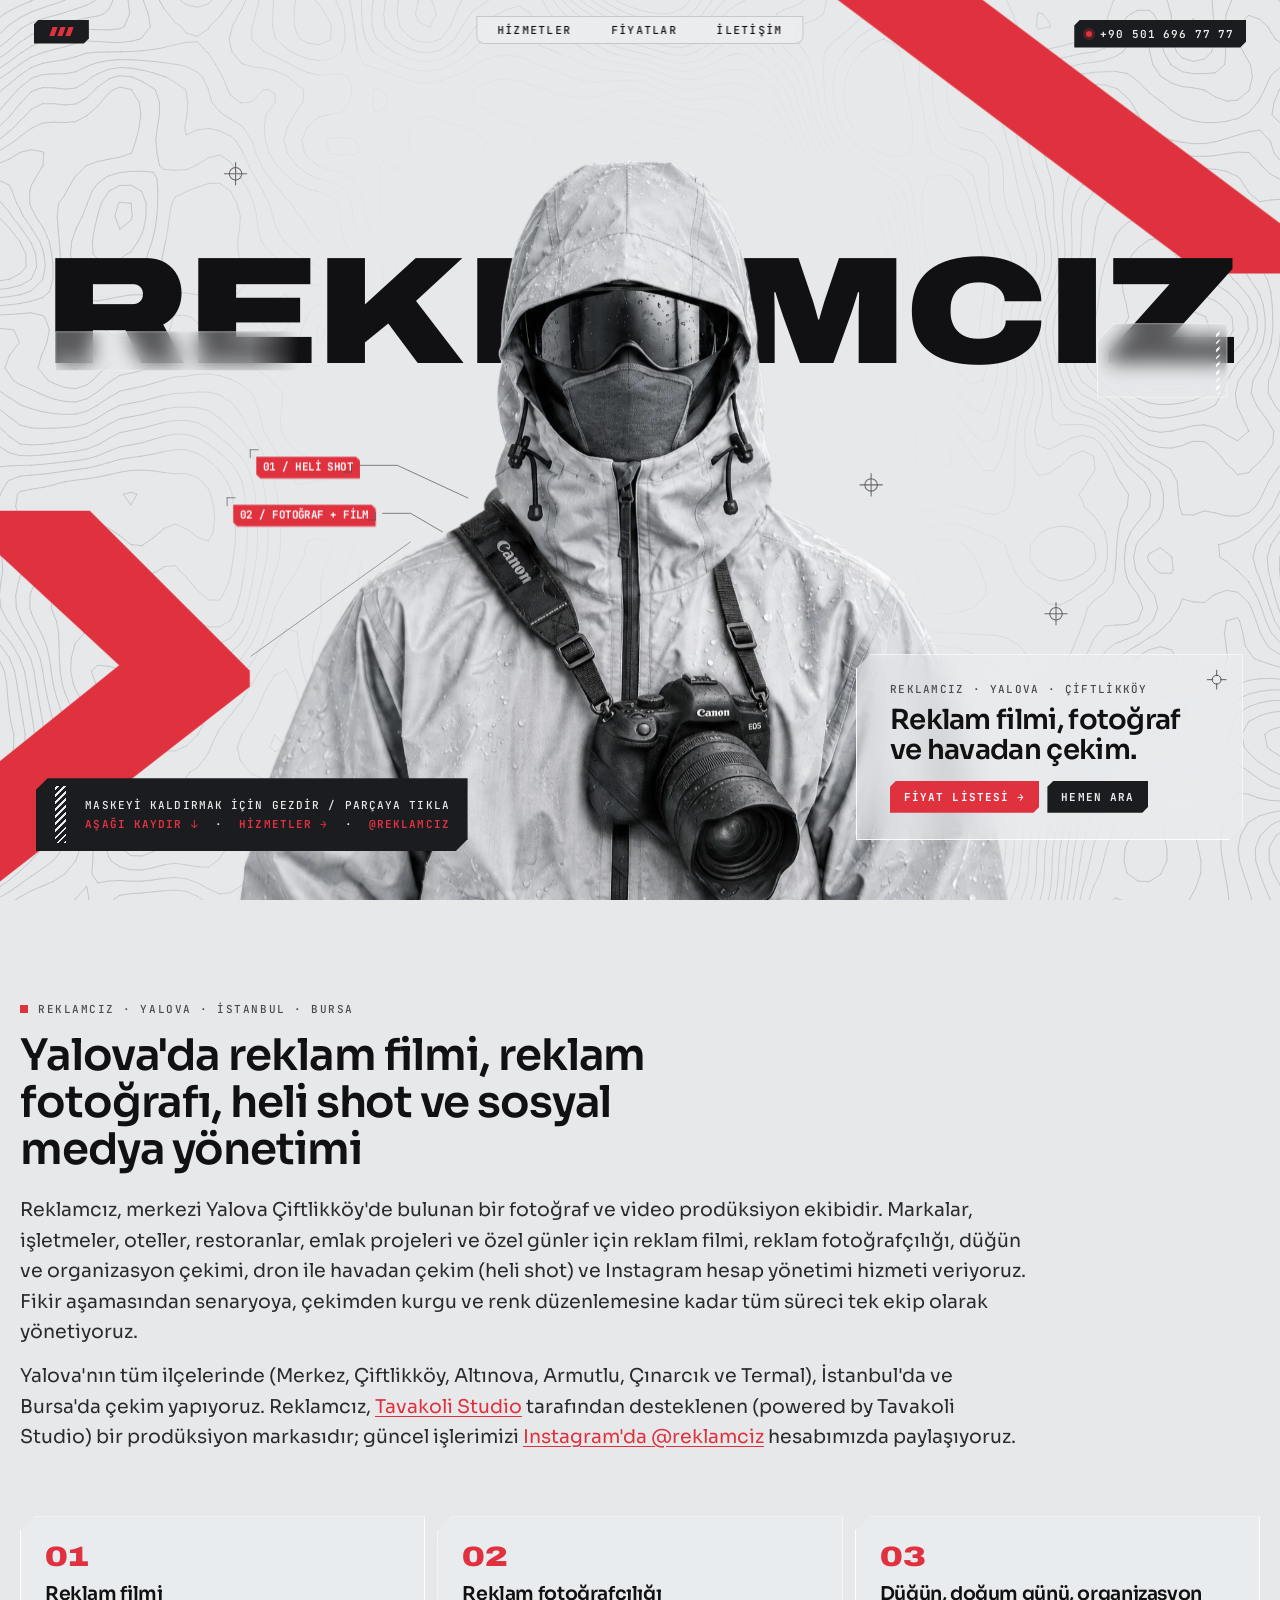
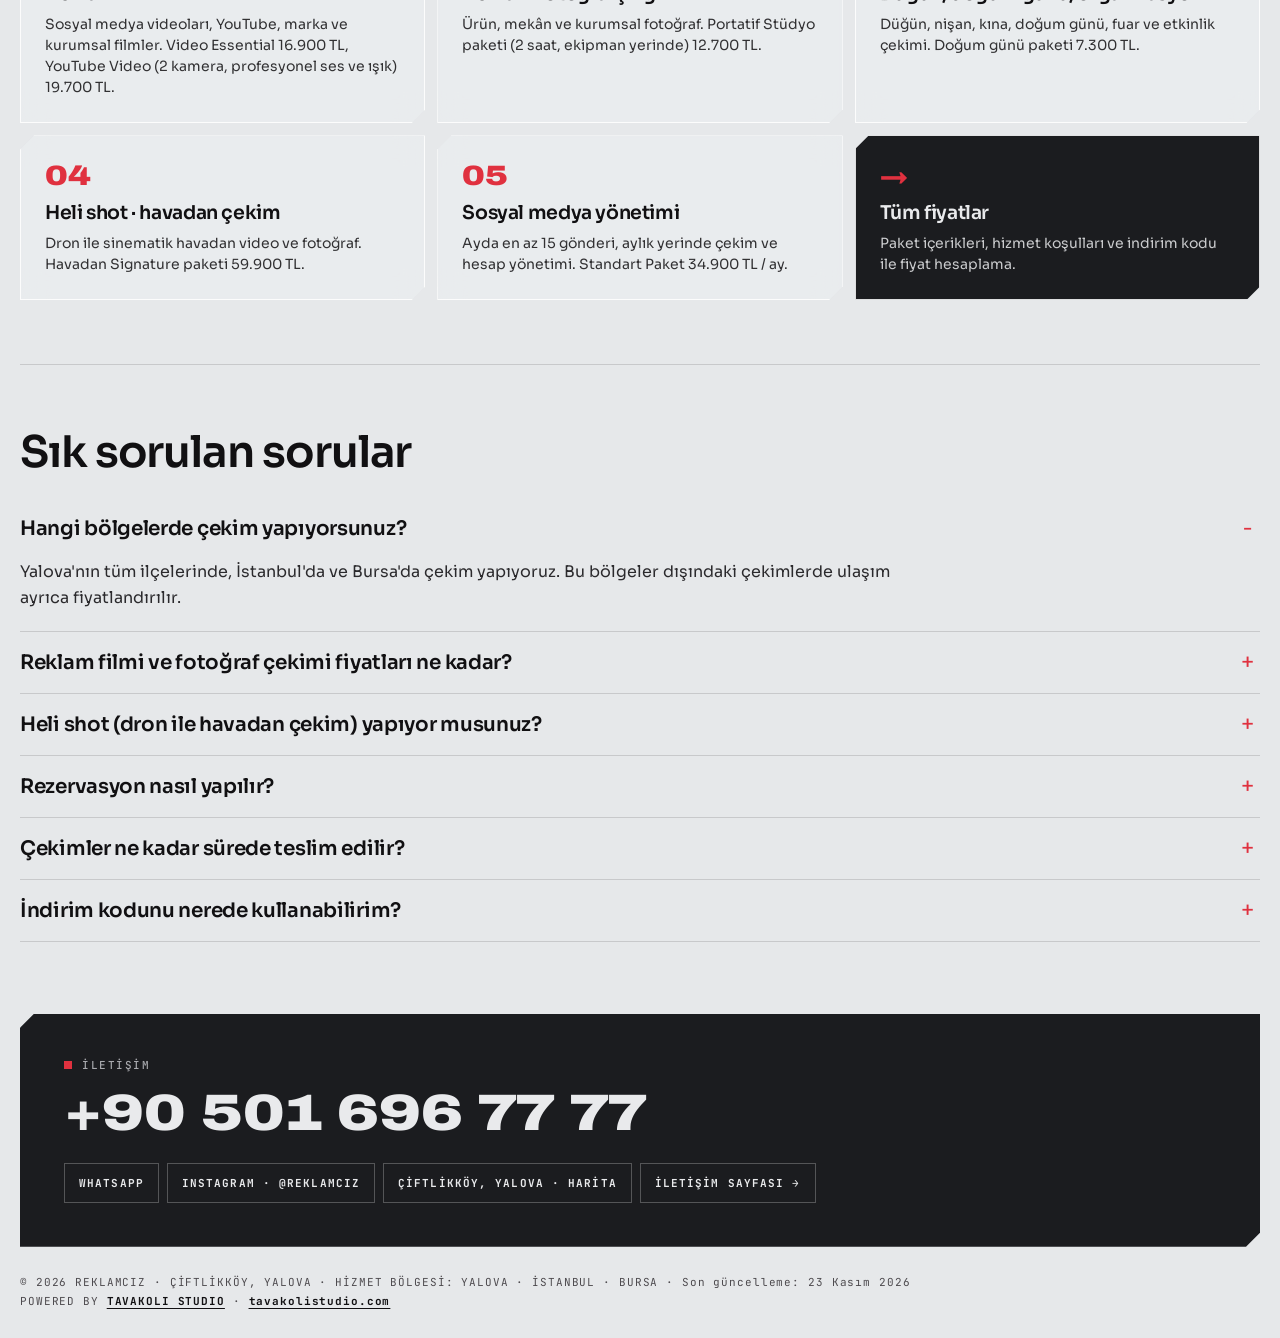
<file: index.html>
<!doctype html>
<html lang="tr" class="js-anim">
<head>
<meta charset="utf-8">
<meta name="viewport" content="width=device-width, initial-scale=1, viewport-fit=cover">
<title>Reklamcız — Yalova Reklam Filmi, Fotoğraf ve Heli Shot</title>
<meta name="description" content="Yalova, İstanbul ve Bursa'da reklam filmi, reklam fotoğrafçılığı, düğün ve organizasyon çekimi, heli shot havadan çekim. Bizi arayın: +90 501 696 77 77">
<meta name="theme-color" content="#E6E8EA">
<!--seo-->
<link rel="canonical" href="https://reklamciz.tavakolistudio.workers.dev/">
<link rel="icon" href="/assets/favicon.svg" type="image/svg+xml">
<meta name="robots" content="index,follow,max-image-preview:large">
<meta name="author" content="Reklamcız">
<meta property="og:type" content="website">
<meta property="og:locale" content="tr_TR">
<meta property="og:site_name" content="Reklamcız">
<meta property="og:title" content="Reklamcız — Yalova Reklam Filmi, Fotoğraf ve Heli Shot">
<meta property="og:description" content="Yalova, İstanbul ve Bursa'da reklam filmi, reklam fotoğrafçılığı, düğün ve organizasyon çekimi, heli shot havadan çekim. Bizi arayın: +90 501 696 77 77">
<meta property="og:url" content="https://reklamciz.tavakolistudio.workers.dev/">
<meta property="og:image" content="https://reklamciz.tavakolistudio.workers.dev/assets/og.jpg">
<meta property="og:image:width" content="1200">
<meta property="og:image:height" content="630">
<meta property="og:image:alt" content="Reklamcız — reklam filmi, fotoğraf ve havadan çekim, Yalova">
<meta property="article:modified_time" content="2026-11-23T00:00:00+03:00">
<meta name="twitter:card" content="summary_large_image">
<meta name="twitter:title" content="Reklamcız — Yalova Reklam Filmi, Fotoğraf ve Heli Shot">
<meta name="twitter:description" content="Yalova, İstanbul ve Bursa'da reklam filmi, reklam fotoğrafçılığı, düğün ve organizasyon çekimi, heli shot havadan çekim. Bizi arayın: +90 501 696 77 77">
<meta name="twitter:image" content="https://reklamciz.tavakolistudio.workers.dev/assets/og.jpg">
<meta name="geo.region" content="TR-77">
<meta name="geo.placename" content="Çiftlikköy, Yalova">
<script type="application/ld+json">{"@context":"https://schema.org","@graph":[{"@type":["ProfessionalService","LocalBusiness"],"@id":"https://reklamciz.tavakolistudio.workers.dev/#business","name":"Reklamcız","alternateName":"Reklamciz","url":"https://reklamciz.tavakolistudio.workers.dev/","image":"https://reklamciz.tavakolistudio.workers.dev/assets/og.jpg","logo":"https://reklamciz.tavakolistudio.workers.dev/assets/favicon.svg","description":"Yalova Çiftlikköy merkezli reklam filmi, reklam fotoğrafçılığı, düğün ve organizasyon çekimi, heli shot havadan çekim ve sosyal medya yönetimi.","telephone":"+90 501 696 77 77","priceRange":"7.300 TL – 109.900 TL","currenciesAccepted":"TRY","address":{"@type":"PostalAddress","addressLocality":"Çiftlikköy","addressRegion":"Yalova","addressCountry":"TR"},"geo":{"@type":"GeoCoordinates","latitude":40.6603,"longitude":29.3239},"areaServed":[{"@type":"AdministrativeArea","name":"Yalova"},{"@type":"City","name":"İstanbul"},{"@type":"City","name":"Bursa"}],"sameAs":["https://tavakolistudio.com","https://www.instagram.com/reklamciz/"],"contactPoint":{"@type":"ContactPoint","telephone":"+90 501 696 77 77","contactType":"customer service","availableLanguage":["Turkish"]},"knowsAbout":["Reklam filmi","Reklam fotoğrafçılığı","Düğün çekimi","Doğum günü çekimi","Dron çekimi","Heli shot","Sosyal medya yönetimi"],"parentOrganization":{"@type":"Organization","name":"Tavakoli Studio","url":"https://tavakolistudio.com"}},{"@type":"WebSite","@id":"https://reklamciz.tavakolistudio.workers.dev/#website","url":"https://reklamciz.tavakolistudio.workers.dev/","name":"Reklamcız","inLanguage":"tr-TR","publisher":{"@id":"https://reklamciz.tavakolistudio.workers.dev/#business"}},{"@type":"WebPage","@id":"https://reklamciz.tavakolistudio.workers.dev/#webpage","url":"https://reklamciz.tavakolistudio.workers.dev/","name":"Reklamcız — Yalova Reklam Filmi, Fotoğraf ve Heli Shot","description":"Yalova, İstanbul ve Bursa'da reklam filmi, reklam fotoğrafçılığı, düğün ve organizasyon çekimi, heli shot havadan çekim. Bizi arayın: +90 501 696 77 77","inLanguage":"tr-TR","isPartOf":{"@id":"https://reklamciz.tavakolistudio.workers.dev/#website"},"about":{"@id":"https://reklamciz.tavakolistudio.workers.dev/#business"},"datePublished":"2026-11-22","dateModified":"2026-11-23","primaryImageOfPage":"https://reklamciz.tavakolistudio.workers.dev/assets/og.jpg"},{"@type":"FAQPage","@id":"https://reklamciz.tavakolistudio.workers.dev/#faq","mainEntity":[{"@type":"Question","name":"Hangi bölgelerde çekim yapıyorsunuz?","acceptedAnswer":{"@type":"Answer","text":"Yalova'nın tüm ilçelerinde, İstanbul'da ve Bursa'da çekim yapıyoruz. Bu bölgeler dışındaki çekimlerde ulaşım ayrıca fiyatlandırılır."}},{"@type":"Question","name":"Reklam filmi ve fotoğraf çekimi fiyatları ne kadar?","acceptedAnswer":{"@type":"Answer","text":"Video Essential 16.900 TL, YouTube Video 19.700 TL, Marka Filmi 31.900 TL, Portatif Stüdyo fotoğraf çekimi 12.700 TL, Görsel Kampanya (fotoğraf + video) 43.900 TL, Havadan Signature 59.900 TL'dir. Doğum günü çekimi 7.300 TL, sosyal medya yönetimi aylık 34.900 TL'dir."}},{"@type":"Question","name":"Heli shot (dron ile havadan çekim) yapıyor musunuz?","acceptedAnswer":{"@type":"Answer","text":"Evet. Emlak, otel, tesis, düğün ve etkinlikler için dron ile 4K havadan video ve fotoğraf çekiyoruz. Havadan çekim hava koşullarına ve bölge izinlerine bağlıdır."}},{"@type":"Question","name":"Rezervasyon nasıl yapılır?","acceptedAnswer":{"@type":"Answer","text":"Bizi +90 501 696 77 77 numarasından arayabilir veya WhatsApp üzerinden yazabilirsiniz. Proje rezervasyonu %50 kapora ile kesinleşir."}},{"@type":"Question","name":"Çekimler ne kadar sürede teslim edilir?","acceptedAnswer":{"@type":"Answer","text":"Video Essential 7 iş günü, Marka Filmi ve Görsel Kampanya 10–14 iş günü, Havadan Signature 14 iş günü içinde teslim edilir. Fuar paketlerinde hızlı günlük teslim vardır."}},{"@type":"Question","name":"İndirim kodunu nerede kullanabilirim?","acceptedAnswer":{"@type":"Answer","text":"Fiyatlar sayfasında her paketin altındaki kutuya kodunuzu yazıp “Kodu uygula” butonuna basın; indirimli fiyat anında görünür."}}]},{"@type":"ItemList","name":"Reklamcız hizmetleri","itemListElement":[{"@type":"ListItem","position":1,"item":{"@type":"Service","name":"Reklam filmi","url":"https://reklamciz.tavakolistudio.workers.dev/hizmetler#reklam-filmi","provider":{"@id":"https://reklamciz.tavakolistudio.workers.dev/#business"},"areaServed":["Yalova","İstanbul","Bursa"]}},{"@type":"ListItem","position":2,"item":{"@type":"Service","name":"Reklam fotoğrafçılığı","url":"https://reklamciz.tavakolistudio.workers.dev/hizmetler#reklam-fotografi","provider":{"@id":"https://reklamciz.tavakolistudio.workers.dev/#business"},"areaServed":["Yalova","İstanbul","Bursa"]}},{"@type":"ListItem","position":3,"item":{"@type":"Service","name":"Düğün, doğum günü ve organizasyon çekimi","url":"https://reklamciz.tavakolistudio.workers.dev/hizmetler#dugun-organizasyon","provider":{"@id":"https://reklamciz.tavakolistudio.workers.dev/#business"},"areaServed":["Yalova","İstanbul","Bursa"]}},{"@type":"ListItem","position":4,"item":{"@type":"Service","name":"Heli shot · dron ile havadan çekim","url":"https://reklamciz.tavakolistudio.workers.dev/hizmetler#heli-shot","provider":{"@id":"https://reklamciz.tavakolistudio.workers.dev/#business"},"areaServed":["Yalova","İstanbul","Bursa"]}},{"@type":"ListItem","position":5,"item":{"@type":"Service","name":"Sosyal medya yönetimi","url":"https://reklamciz.tavakolistudio.workers.dev/hizmetler#sosyal-medya","provider":{"@id":"https://reklamciz.tavakolistudio.workers.dev/#business"},"areaServed":["Yalova","İstanbul","Bursa"]}}]}]}</script>
<!--/seo-->
<link rel="preconnect" href="https://fonts.googleapis.com">
<link rel="preconnect" href="https://fonts.gstatic.com" crossorigin>
<link rel="stylesheet" href="https://fonts.googleapis.com/css2?family=Archivo:wdth,wght@125,900&family=JetBrains+Mono:wght@400..700&family=Silkscreen&family=Sora:wght@400..700&display=block">
<link rel="preload" as="image" href="/assets/model-masked.webp">
<style>
:root{
  --bg:#E6E8EA;--soft:#CBD7D7;--mid:#4D4A4E;--ink:#111012;--red:#E0313F;--panel:#1B1C1F;--light:#E9EAEC;
  --s:1;--k:1;--fx:0px;--fy:0px;--tagx:0;--clx:0;--crx:0;--wmf:175;--wml:70;--wmt:150;--colw:330px;--hintTop:200px;
  --mono:"JetBrains Mono",ui-monospace,monospace;
}
*{box-sizing:border-box;margin:0;padding:0}
html{background:var(--bg)}
body{background:var(--bg);overflow-x:hidden}
body{font-family:"Sora",system-ui,sans-serif;-webkit-font-smoothing:antialiased;-moz-osx-font-smoothing:grayscale;color:var(--ink)}
a{color:inherit;text-decoration:none}

#stage{position:relative;width:100%;height:100vh;height:100svh;overflow:hidden;touch-action:pan-y;cursor:crosshair;background:var(--bg)}
#stage.hot{cursor:pointer}

.tex{position:absolute;inset:-24px;background-size:100% 100%;background-repeat:no-repeat;opacity:.6;pointer-events:none;
  -webkit-mask:radial-gradient(ellipse 48% 58% at 50% 46%,transparent 35%,#000 80%);
  mask:radial-gradient(ellipse 48% 58% at 50% 46%,transparent 35%,#000 80%)}

#frame{position:absolute;left:0;top:0;width:1440px;height:900px;transform-origin:0 0;transform:translate(var(--fx),var(--fy)) scale(var(--s))}

.chev{position:absolute;left:0;top:0;width:1440px;height:900px;overflow:visible;fill:var(--red);pointer-events:none}
#chevL g{transform:translateX(calc(var(--clx) * 1px))}
#chevTR g{transform:translateX(calc(var(--crx) * 1px))}
.tS #chevTR,.tP #chevTR{clip-path:inset(0 -2000px -2000px -2000px)}

#wm{position:absolute;left:calc(var(--wml) * 1px);top:calc(var(--wmt) * 1px);font-family:"Archivo",sans-serif;font-stretch:125%;font-weight:900;font-size:calc(var(--wmf) * 1px);line-height:1;letter-spacing:-.012em;color:var(--ink);white-space:nowrap;pointer-events:none;user-select:none}
#wm .band{display:block}
#wm .slice{position:absolute;left:0;top:0}
.glass{position:absolute;background:rgba(232,234,236,.34);-webkit-backdrop-filter:blur(11px) saturate(110%);backdrop-filter:blur(11px) saturate(110%);border:1px solid rgba(255,255,255,.75)}
.g1{left:.07em;top:.626em;width:1.6em;height:.26em;border-right:0;-webkit-mask:linear-gradient(90deg,#000 80%,transparent);mask:linear-gradient(90deg,#000 80%,transparent)}
.g2{right:.06em;top:.574em;width:.86em;height:.49em;clip-path:polygon(.11em 0,100% 0,100% 100%,0 100%,0 .11em)}
.g2::before{content:"";position:absolute;left:-1px;top:calc(.11em - 1px);width:calc(.11em * 1.4142);height:1px;background:rgba(255,255,255,.75);transform-origin:0 0;transform:rotate(-45deg)}
.g2::after{content:"";position:absolute;right:.045em;top:.04em;width:.028em;height:.42em;background:repeating-linear-gradient(-45deg,rgba(255,255,255,.95) 0 2px,transparent 2px 6px)}

#model{position:absolute;left:0;top:-28px;width:1440px;height:956px;pointer-events:none}
#model img,#model canvas{position:absolute;inset:0;width:100%;height:100%;display:block}
#model canvas{opacity:0}
#model.gl canvas{opacity:1}
#model.gl img{visibility:hidden}

#deco{position:absolute;left:0;top:0;width:1440px;height:900px;overflow:visible;pointer-events:none;fill:none;stroke:var(--mid);stroke-width:1}
#deco *{vector-effect:non-scaling-stroke}
#deco .lead{transform:translateX(calc(var(--tagx) * 1px))}

#tags{position:absolute;left:0;top:0;width:1440px;height:900px;pointer-events:none}
#tags .in{position:absolute;inset:0;transform:translateX(calc(var(--tagx) * 1px))}
.tag{position:absolute;display:flex;align-items:center;background:var(--red);color:#fff;font-family:var(--mono);font-weight:700;font-size:max(11px,calc(11px / var(--s)));line-height:1;letter-spacing:.02em;padding:0 .64em;height:max(21px,calc(22px / var(--s)));white-space:nowrap;
  clip-path:polygon(0 0,calc(100% - 5px) 0,100% 5px,100% 100%,5px 100%,0 calc(100% - 5px))}
.brks{position:absolute;inset:0}
.brk{position:absolute;width:10px;height:10px;opacity:.7;border:0 solid var(--mid)}
.brk.tl{border-top-width:1px;border-left-width:1px}
.brk.br{border-right-width:1px;border-bottom-width:1px}
.notags #tags,.notags #deco .lead{display:none}

.hud{position:absolute;z-index:5}
#logo{left:max(16px,calc(38px * var(--k)));top:max(14px,calc(22px * var(--k)));width:max(44px,calc(62px * var(--k)));height:max(24px,calc(24px * var(--k)));background:var(--panel);display:flex;align-items:center;justify-content:center;gap:3px;
  clip-path:polygon(5px 0,100% 0,100% calc(100% - 5px),calc(100% - 5px) 100%,0 100%,0 5px)}
#logo i{display:block;width:5px;height:9px;background:var(--red);transform:skewX(-20deg)}
#nav{left:50%;top:max(12px,calc(18px * var(--k)));transform:translateX(-50%);display:flex;align-items:center;gap:max(18px,calc(44px * var(--k)));padding:0 max(14px,calc(22px * var(--k)));height:max(28px,calc(32px * var(--k)));border:1px solid rgba(17,16,18,.16);border-radius:0 0 8px 8px;background:rgba(240,241,242,.55);-webkit-backdrop-filter:blur(8px);backdrop-filter:blur(8px)}
#nav a{font-family:var(--mono);font-weight:500;font-size:max(11px,calc(10px * var(--k)));letter-spacing:.12em;padding:7px 0;color:var(--ink);transition:color .15s;white-space:nowrap}
#nav a:hover,#nav a:focus-visible{color:var(--red)}
.tP #nav{left:auto;right:16px;transform:none;border-radius:8px;gap:14px}
@media (max-width:380px){.tP #nav{gap:10px;padding:0 10px}.tP #nav a{letter-spacing:.05em}}

#phone{right:max(16px,calc(38px * var(--k)));top:max(14px,calc(22px * var(--k)));height:max(28px,calc(30px * var(--k)));display:flex;align-items:center;gap:8px;padding:0 12px;background:var(--panel);color:var(--light);font-family:var(--mono);font-weight:600;font-size:max(11px,calc(11px * var(--k)));letter-spacing:.08em;white-space:nowrap;
  clip-path:polygon(6px 0,100% 0,100% calc(100% - 6px),calc(100% - 6px) 100%,0 100%,0 6px);transition:background .15s}
#phone::before{content:"";width:6px;height:6px;background:var(--red);border-radius:50%;box-shadow:0 0 0 3px rgba(224,49,63,.25)}
#phone:hover{background:var(--red)}
.tP #phone,.tS #phone{display:none}
@media (max-width:1100px){.tL #phone{display:none}}

.card{right:max(16px,calc(42px * var(--k)));bottom:max(16px,calc(67px * var(--k)));width:min(calc(100vw - 32px),max(250px,calc(435px * var(--k))));
  padding:max(14px,calc(31px * var(--k))) max(14px,calc(24px * var(--k))) max(16px,calc(30px * var(--k))) max(16px,calc(37px * var(--k)));
  background:rgba(236,238,240,.5);-webkit-backdrop-filter:blur(16px) saturate(120%);backdrop-filter:blur(16px) saturate(120%);border:1px solid rgba(255,255,255,.85);
  clip-path:polygon(14px 0,100% 0,100% calc(100% - 14px),calc(100% - 14px) 100%,0 100%,0 14px)}
.card .eb{font-family:var(--mono);font-weight:500;font-size:max(11px,calc(10.5px * var(--k)));line-height:1.2;letter-spacing:.12em;color:var(--mid);margin-bottom:max(8px,calc(10px * var(--k)))}
.card h2{font-family:"Sora",sans-serif;font-weight:600;font-size:max(17px,calc(31px * var(--k)));line-height:1.09;letter-spacing:-.025em;color:var(--ink)}
.card .xh{position:absolute;top:max(10px,calc(16px * var(--k)));right:max(10px,calc(16px * var(--k)));width:max(16px,calc(24px * var(--k)));height:max(16px,calc(24px * var(--k)));stroke:var(--mid);fill:none}
.cta{display:flex;flex-wrap:wrap;gap:8px;margin-top:max(12px,calc(18px * var(--k)))}
.btn{display:inline-flex;align-items:center;gap:8px;height:max(32px,calc(36px * var(--k)));padding:0 14px;font-family:var(--mono);font-weight:700;font-size:11px;letter-spacing:.1em;white-space:nowrap;
  clip-path:polygon(6px 0,100% 0,100% calc(100% - 6px),calc(100% - 6px) 100%,0 100%,0 6px);transition:background .15s,color .15s}
.btn.red{background:var(--red);color:#fff}
.btn.red:hover{background:var(--ink)}
.btn.dark{background:var(--panel);color:var(--light)}
.btn.dark:hover{background:var(--red)}

.hint{left:max(16px,calc(40px * var(--k)));bottom:max(16px,calc(55px * var(--k)));width:max-content;min-width:min(calc(100vw - 32px),calc(418px * var(--k)));max-width:calc(100vw - 32px);
  background:var(--panel);color:var(--light);
  padding:max(10px,calc(20px * var(--k))) max(14px,calc(20px * var(--k))) max(10px,calc(20px * var(--k))) max(34px,calc(56px * var(--k)));
  clip-path:polygon(12px 0,100% 0,100% calc(100% - 12px),calc(100% - 12px) 100%,0 100%,0 12px)}
.hint::before{content:"";position:absolute;left:max(12px,calc(22px * var(--k)));top:8px;bottom:8px;width:max(8px,calc(12px * var(--k)));background:repeating-linear-gradient(-45deg,var(--light) 0 2px,transparent 2px 5px)}
.hint p{font-family:var(--mono);font-weight:500;font-size:max(11px,calc(10.5px * var(--k)));line-height:1.7;letter-spacing:.1em;white-space:nowrap}
.hint a{color:var(--red);font-weight:700}
.hint a:hover{color:#fff}
@media (max-width:419px){.hint p{white-space:normal}}

.tS .card{top:56px;left:16px;right:auto;bottom:auto;width:var(--colw)}
.tS .card h2{font-size:16px}
.tS .hint{left:16px;bottom:14px;width:var(--colw);min-width:0}
.tS .hint p{white-space:normal}
.tP .card{top:64px;left:16px;right:auto;bottom:auto}
.tP .hint{top:var(--hintTop);left:16px;bottom:auto}

#tip{position:fixed;left:0;top:0;z-index:60;pointer-events:none;opacity:0;transition:opacity 160ms;display:flex;flex-direction:column;align-items:flex-start;font-family:var(--mono)}
#tip.on{opacity:1}
#tip b{background:var(--red);color:#fff;font-weight:700;font-size:11px;letter-spacing:.06em;padding:5px 8px;line-height:1.2}
#tip span{background:var(--panel);color:var(--light);font-weight:500;font-size:11px;letter-spacing:.08em;padding:5px 8px;line-height:1.2;white-space:nowrap}
#tip em{font-style:normal;color:var(--red);font-weight:700}

#spec{position:fixed;left:0;top:0;z-index:61;width:280px;max-width:calc(100vw - 24px);background:var(--panel);color:var(--light);padding:16px 18px 18px;font-family:var(--mono);
  clip-path:polygon(12px 0,100% 0,100% calc(100% - 12px),calc(100% - 12px) 100%,0 100%,0 12px);
  opacity:0;visibility:hidden;transform:translateY(6px);transition:opacity .2s,transform .3s cubic-bezier(.2,.7,.2,1),visibility 0s .3s}
#spec.open{opacity:1;visibility:visible;transform:none;transition:opacity .2s,transform .3s cubic-bezier(.2,.7,.2,1),visibility 0s}
#spec .st{display:flex;align-items:center;gap:10px;font-weight:700;font-size:12px;letter-spacing:.12em;padding-right:30px;min-height:28px}
#spec .st i{width:8px;height:8px;background:var(--red);flex:none}
#spec ul{list-style:none;margin-top:8px}
#spec li{font-size:11px;font-weight:500;letter-spacing:.06em;padding:8px 0;border-top:1px solid rgba(255,255,255,.12);line-height:1.4}
#spec .acts{display:flex;gap:8px;margin-top:6px}
#spec .btn{height:32px;padding:0 12px}
#spec .btn.ghost{background:rgba(255,255,255,.08);color:var(--light)}
#spec .btn.ghost:hover{background:rgba(255,255,255,.16)}
#spec .x{position:absolute;top:10px;right:10px;width:28px;height:28px;border:0;background:transparent;color:var(--light);font:400 20px/1 var(--mono);cursor:pointer}
#spec .x:hover,#spec .x:focus-visible{color:var(--red)}

#ld{position:fixed;inset:0;z-index:50}
#ld .strips{position:absolute;inset:0;display:flex;flex-direction:column}
#ld .strips i{display:block;flex:1 0 auto;height:10%;margin-bottom:-1px;background:#09090A}
#ld .word{position:absolute;left:50%;top:50%;transform:translate(-50%,-50%);font-family:"Silkscreen",monospace;font-size:clamp(30px,6vw,72px);color:var(--red);letter-spacing:.06em;white-space:nowrap;line-height:1}
#ld .word span{display:inline-block;position:relative;animation:flick 200ms steps(4) calc(40ms + var(--i) * 70ms) both}
#ld .word span:first-child{animation:flick 200ms steps(4) 40ms both,jump 120ms steps(1) 300ms}
#ld .word span:first-child::before{content:attr(data-c);position:absolute;left:-.32em;top:-.18em;color:rgba(224,49,63,.35)}
#ld .bar{position:absolute;left:0;right:0;bottom:0;height:3px;background:var(--red);transform-origin:0 50%;transform:scaleX(0);transition:transform 420ms cubic-bezier(.3,.6,.3,1)}
@keyframes flick{0%{opacity:0}30%{opacity:1}50%{opacity:.2}100%{opacity:1}}
@keyframes jump{0%,100%{transform:translate(-6px,-4px)}}

.go #ld .word{opacity:0;transition:opacity 70ms}
.go #ld .bar{opacity:0;transition:opacity 60ms}
.go #ld .strips i{animation:stripL 260ms cubic-bezier(.7,0,.3,1) var(--d,0ms) both}
.go #ld .strips i:nth-child(even){animation-name:stripR}
@keyframes stripL{to{transform:translateX(-104%)}}
@keyframes stripR{to{transform:translateX(104%)}}

.go #wm .slice{animation:sliceIn 360ms steps(5) 60ms both}
@keyframes sliceIn{0%{opacity:0;transform:translateX(calc(var(--dx) * 1px))}60%{opacity:1;transform:translateX(calc(var(--dx) * -.25px))}100%{opacity:1;transform:none}}
.go #wm .band{animation:hideUntil 1ms linear 440ms backwards}
@keyframes hideUntil{from,to{opacity:0}}
.go #model{animation:modelIn 420ms cubic-bezier(.2,.7,.2,1) 120ms both}
@keyframes modelIn{from{opacity:0;filter:brightness(1.9) contrast(.6)}to{opacity:1;filter:none}}
.go #chevL{animation:chevInL 520ms cubic-bezier(.2,.8,.2,1) 180ms both}
.go #chevTR{animation:chevInR 520ms cubic-bezier(.2,.8,.2,1) 240ms both}
@keyframes chevInL{from{transform:translateX(-420px)}to{transform:none}}
@keyframes chevInR{from{transform:translateX(420px)}to{transform:none}}

.js-anim .rv{opacity:0}
.go .rv{animation:rvUp 900ms cubic-bezier(.16,.84,.24,1) calc(360ms + var(--i) * 55ms) both}
.go #nav.rv{animation-name:rvFade}
.done .rv{opacity:1}
@keyframes rvUp{from{opacity:0;transform:translateY(var(--ry,8px))}to{opacity:1;transform:none}}
@keyframes rvFade{from{opacity:0}to{opacity:1}}
.card.rv,.hint.rv{--ry:14px}

/* home info (below the hero) */
.hi{position:relative;background:var(--bg);color:var(--ink);padding:clamp(56px,8vw,110px) 0 28px}
.hi-wrap{width:min(1240px,100% - 32px);margin-inline:auto}
.hi a{color:inherit}
.hi-eb{font-family:var(--mono);font-weight:500;font-size:11px;letter-spacing:.14em;color:var(--mid);display:flex;align-items:center;gap:10px;margin-bottom:16px}
.hi-eb::before{content:"";width:8px;height:8px;background:var(--red)}
.hi h2{font-family:"Sora",sans-serif;font-weight:600;font-size:clamp(26px,3.4vw,44px);line-height:1.08;letter-spacing:-.025em;max-width:22ch;margin-bottom:22px}
.hi-intro p:not(.hi-eb){font-size:clamp(16px,1.5vw,19px);line-height:1.6;color:#2b2a2d;max-width:72ch;margin-bottom:14px}
.hi-intro a,.hi-faq a{color:var(--red);text-decoration:underline;text-underline-offset:3px}
.hi-grid{display:grid;grid-template-columns:repeat(3,minmax(0,1fr));gap:12px;margin:clamp(36px,5vw,64px) 0}
.hi-card{display:block;padding:24px;background:rgba(236,238,240,.6);border:1px solid rgba(255,255,255,.85);-webkit-backdrop-filter:blur(14px);backdrop-filter:blur(14px);clip-path:polygon(14px 0,100% 0,100% calc(100% - 14px),calc(100% - 14px) 100%,0 100%,0 14px);transition:background .15s,color .15s}
.hi-card:hover{background:var(--ink);color:#fff}
.hi-card.hi-dark{background:var(--panel);color:var(--light)}
.hi-card.hi-dark:hover{background:var(--red)}
.hi-n{font-family:"Archivo",sans-serif;font-stretch:125%;font-weight:900;font-size:28px;color:var(--red)}
.hi-card:hover .hi-n{color:inherit}
.hi-card h3{font-family:"Sora",sans-serif;font-weight:600;font-size:19px;letter-spacing:-.02em;margin:10px 0 8px}
.hi-card p{font-size:14px;line-height:1.5;opacity:.85}
.hi-faq{border-top:1px solid rgba(17,16,18,.14);padding-top:clamp(36px,5vw,64px)}
.hi-faq details{border-bottom:1px solid rgba(17,16,18,.14)}
.hi-faq summary{list-style:none;cursor:pointer;padding:18px 40px 18px 0;position:relative}
.hi-faq summary::-webkit-details-marker{display:none}
.hi-faq summary::after{content:"+";position:absolute;right:6px;top:50%;transform:translateY(-50%);font:400 22px/1 var(--mono);color:var(--red)}
.hi-faq details[open] summary::after{content:"−"}
.hi-faq h3{font-family:"Sora",sans-serif;font-weight:600;font-size:clamp(16px,1.6vw,20px);letter-spacing:-.015em;display:inline}
.hi-faq details p{font-size:16px;line-height:1.6;color:#2b2a2d;padding:0 0 20px;max-width:75ch}
.hi-contact{display:flex;flex-wrap:wrap;justify-content:space-between;align-items:end;gap:24px;margin-top:clamp(40px,6vw,72px);padding:clamp(24px,4vw,44px);background:var(--panel);color:var(--light);clip-path:polygon(14px 0,100% 0,100% calc(100% - 14px),calc(100% - 14px) 100%,0 100%,0 14px)}
.hi-contact .hi-eb{color:#a9aaae}
.hi-big{font-family:"Archivo",sans-serif;font-stretch:125%;font-weight:900;font-size:clamp(26px,4vw,52px);line-height:1}
.hi-big:hover{color:var(--red)}
.hi-links{display:flex;flex-wrap:wrap;gap:8px}
.hi-links a{font-family:var(--mono);font-weight:700;font-size:11px;letter-spacing:.1em;padding:12px 14px;border:1px solid rgba(255,255,255,.25);transition:background .15s}
.hi-links a:hover{background:var(--red);border-color:var(--red)}
.hi-foot .pb{color:var(--ink);font-weight:700;text-decoration:underline;text-underline-offset:3px}
.hi-foot .pb:hover{color:var(--red)}
.hi-foot{font-family:var(--mono);font-size:11px;letter-spacing:.08em;color:var(--mid);padding:26px 0 0;line-height:1.7}
@media (max-width:900px){.hi-grid{grid-template-columns:1fr 1fr}}
@media (max-width:560px){.hi-grid{grid-template-columns:1fr}}

@media (prefers-reduced-motion:reduce){
  #ld{display:none}
  .rv,.js-anim .rv{opacity:1!important}
  *,*::before,*::after{animation:none!important;transition:none!important}
}
</style>
</head>
<body>
<section id="stage" aria-label="Reklamcız — reklam filmi, fotoğraf ve havadan çekim">
  <div class="tex" id="tex" aria-hidden="true"></div>

  <div id="frame">
    <svg class="chev" id="chevTR" viewBox="0 0 1440 900" aria-hidden="true"><g><polygon points="560,-400 723,-400 1515,195 1352,195"/></g></svg>
    <svg class="chev" id="chevL" viewBox="0 0 1440 900" aria-hidden="true"><g><polygon points="-54,462 101,462 281,642 281,660 -60,926 -60,792 134,636"/></g></svg>

    <h1 id="wm" aria-label="Reklamcız">
      <span class="band" aria-hidden="true">REKLAMCIZ</span>
      <span class="glass g1 rv" style="--i:3" aria-hidden="true"></span>
      <span class="glass g2 rv" style="--i:4" aria-hidden="true"></span>
    </h1>

    <div id="model">
      <img id="imgA" src="/assets/model-masked.webp" width="2048" height="1360" alt="Kapüşonlu yağmurluk, füme vizör ve yüz maskesi takan, göğsünde Canon fotoğraf makinesi asılı model">
      <canvas id="gl" aria-hidden="true"></canvas>
    </div>

    <svg id="deco" class="rv" style="--i:2" viewBox="0 0 1440 900" aria-hidden="true">
      <g class="lead" stroke-opacity=".75"><path d="M403 411 H447 L527 448"/><path d="M430 465 H462 L498 486"/></g>
      <path d="M282 626 L462 497" stroke-opacity=".55"/>
      <g stroke-width="1.2" stroke-opacity=".8">
        <circle cx="265" cy="83" r="7"/><path d="M252 83H278M265 70V96"/>
        <circle cx="980" cy="433" r="7"/><path d="M967 433H993M980 420V446"/>
        <circle cx="1188" cy="578" r="7"/><path d="M1175 578H1201M1188 565V591"/>
      </g>
    </svg>

    <div id="tags" aria-hidden="true"><div class="in">
      <div class="tag rv" style="--i:5;left:288px;top:401px">01 / HELİ SHOT</div>
      <div class="tag rv" style="--i:6;left:262px;top:455px">02 / FOTOĞRAF + FİLM</div>
      <div class="brks rv" style="--i:7">
        <i class="brk tl" style="left:281px;top:393px"></i>
        <i class="brk br" style="left:386px;top:409px"></i>
        <i class="brk tl" style="left:255px;top:447px"></i>
        <i class="brk br" style="left:413px;top:463px"></i>
      </div>
    </div></div>
  </div>

  <a id="logo" class="hud rv" style="--i:0" href="/" aria-label="Reklamcız ana sayfa"><i></i><i></i><i></i></a>
  <nav id="nav" class="hud rv" style="--i:1" aria-label="Ana menü">
    <a href="/hizmetler">HİZMETLER</a><a href="/fiyatlar">FİYATLAR</a><a href="/iletisim">İLETİŞİM</a>
  </nav>
  <a id="phone" class="hud rv" style="--i:1" href="tel:+905016967777" aria-label="Bizi arayın: +90 501 696 77 77">+90 501 696 77 77</a>

  <section class="card hud rv" style="--i:8">
    <p class="eb">REKLAMCIZ · YALOVA · ÇİFTLİKKÖY</p>
    <h2>Reklam filmi, fotoğraf<br>ve havadan çekim.</h2>
    <div class="cta">
      <a class="btn red" href="/fiyatlar">FİYAT LİSTESİ →</a>
      <a class="btn dark" href="tel:+905016967777">HEMEN ARA</a>
    </div>
    <svg class="xh" viewBox="0 0 24 24" aria-hidden="true"><circle cx="12" cy="12" r="5"/><path d="M12 1v7M12 16v7M1 12h7M16 12h7"/></svg>
  </section>

  <div class="hint hud rv" style="--i:9">
    <p>MASKEYİ KALDIRMAK İÇİN GEZDİR / PARÇAYA TIKLA</p>
    <p><a href="#icerik">AŞAĞI KAYDIR ↓</a> &nbsp;·&nbsp; <a href="/hizmetler">HİZMETLER →</a> &nbsp;·&nbsp; <a href="https://www.instagram.com/reklamciz/" target="_blank" rel="noopener">@REKLAMCIZ</a></p>
  </div>
</section>

<main id="icerik" class="hi">
  <div class="hi-wrap">
    <section class="hi-intro">
      <p class="hi-eb">REKLAMCIZ · YALOVA · İSTANBUL · BURSA</p>
      <h2>Yalova'da reklam filmi, reklam fotoğrafı, heli shot ve sosyal medya yönetimi</h2>
      <p>Reklamcız, merkezi Yalova Çiftlikköy'de bulunan bir fotoğraf ve video prodüksiyon ekibidir. Markalar, işletmeler, oteller, restoranlar, emlak projeleri ve özel günler için reklam filmi, reklam fotoğrafçılığı, düğün ve organizasyon çekimi, dron ile havadan çekim (heli shot) ve Instagram hesap yönetimi hizmeti veriyoruz. Fikir aşamasından senaryoya, çekimden kurgu ve renk düzenlemesine kadar tüm süreci tek ekip olarak yönetiyoruz.</p>
      <p>Yalova'nın tüm ilçelerinde (Merkez, Çiftlikköy, Altınova, Armutlu, Çınarcık ve Termal), İstanbul'da ve Bursa'da çekim yapıyoruz. Reklamcız, <a href="https://tavakolistudio.com" target="_blank" rel="noopener">Tavakoli Studio</a> tarafından desteklenen (powered by Tavakoli Studio) bir prodüksiyon markasıdır; güncel işlerimizi <a href="https://www.instagram.com/reklamciz/" target="_blank" rel="noopener">Instagram'da @reklamciz</a> hesabımızda paylaşıyoruz.</p>
    </section>

    <section class="hi-grid" aria-label="Hizmetlerimiz">
      <a class="hi-card" href="/hizmetler#reklam-filmi"><span class="hi-n">01</span><h3>Reklam filmi</h3><p>Sosyal medya videoları, YouTube, marka ve kurumsal filmler. Video Essential 16.900 TL, YouTube Video (2 kamera, profesyonel ses ve ışık) 19.700 TL.</p></a>
      <a class="hi-card" href="/hizmetler#reklam-fotografi"><span class="hi-n">02</span><h3>Reklam fotoğrafçılığı</h3><p>Ürün, mekân ve kurumsal fotoğraf. Portatif Stüdyo paketi (2 saat, ekipman yerinde) 12.700 TL.</p></a>
      <a class="hi-card" href="/hizmetler#dugun-organizasyon"><span class="hi-n">03</span><h3>Düğün, doğum günü, organizasyon</h3><p>Düğün, nişan, kına, doğum günü, fuar ve etkinlik çekimi. Doğum günü paketi 7.300 TL.</p></a>
      <a class="hi-card" href="/hizmetler#heli-shot"><span class="hi-n">04</span><h3>Heli shot · havadan çekim</h3><p>Dron ile sinematik havadan video ve fotoğraf. Havadan Signature paketi 59.900 TL.</p></a>
      <a class="hi-card" href="/hizmetler#sosyal-medya"><span class="hi-n">05</span><h3>Sosyal medya yönetimi</h3><p>Ayda en az 15 gönderi, aylık yerinde çekim ve hesap yönetimi. Standart Paket 34.900 TL / ay.</p></a>
      <a class="hi-card hi-dark" href="/fiyatlar"><span class="hi-n">→</span><h3>Tüm fiyatlar</h3><p>Paket içerikleri, hizmet koşulları ve indirim kodu ile fiyat hesaplama.</p></a>
    </section>

    <section class="hi-faq" aria-labelledby="sss">
      <h2 id="sss">Sık sorulan sorular</h2>
      <details open><summary><h3>Hangi bölgelerde çekim yapıyorsunuz?</h3></summary><p>Yalova'nın tüm ilçelerinde, İstanbul'da ve Bursa'da çekim yapıyoruz. Bu bölgeler dışındaki çekimlerde ulaşım ayrıca fiyatlandırılır.</p></details>
      <details><summary><h3>Reklam filmi ve fotoğraf çekimi fiyatları ne kadar?</h3></summary><p>Video Essential 16.900 TL, YouTube Video 19.700 TL, Marka Filmi 31.900 TL, Portatif Stüdyo fotoğraf çekimi 12.700 TL, Görsel Kampanya (fotoğraf + video) 43.900 TL, Havadan Signature 59.900 TL'dir. Doğum günü çekimi 7.300 TL, sosyal medya yönetimi aylık 34.900 TL'dir. Güncel liste <a href="/fiyatlar">Fiyatlar</a> sayfasındadır.</p></details>
      <details><summary><h3>Heli shot (dron ile havadan çekim) yapıyor musunuz?</h3></summary><p>Evet. Emlak, otel, tesis, düğün ve etkinlikler için dron ile 4K havadan video ve fotoğraf çekiyoruz. Havadan çekim hava koşullarına ve bölge izinlerine bağlıdır.</p></details>
      <details><summary><h3>Rezervasyon nasıl yapılır?</h3></summary><p>Bizi <a href="tel:+905016967777">+90 501 696 77 77</a> numarasından arayabilir veya <a href="https://wa.me/905016967777" target="_blank" rel="noopener">WhatsApp</a> üzerinden yazabilirsiniz. Proje rezervasyonu %50 kapora ile kesinleşir.</p></details>
      <details><summary><h3>Çekimler ne kadar sürede teslim edilir?</h3></summary><p>Pakete göre değişir: Video Essential 7 iş günü, Marka Filmi ve Görsel Kampanya 10–14 iş günü, Havadan Signature 14 iş günü içinde teslim edilir. Fuar paketlerinde hızlı günlük teslim vardır.</p></details>
      <details><summary><h3>İndirim kodunu nerede kullanabilirim?</h3></summary><p><a href="/fiyatlar">Fiyatlar</a> sayfasında her paketin altındaki kutuya kodunuzu yazıp “Kodu uygula” butonuna basın; indirimli fiyat anında görünür.</p></details>
    </section>

    <section class="hi-contact">
      <div><p class="hi-eb">İLETİŞİM</p><a class="hi-big" href="tel:+905016967777">+90 501 696 77 77</a></div>
      <div class="hi-links">
        <a href="https://wa.me/905016967777" target="_blank" rel="noopener">WHATSAPP</a>
        <a href="https://www.instagram.com/reklamciz/" target="_blank" rel="noopener">INSTAGRAM · @REKLAMCIZ</a>
        <a href="https://www.google.com/maps/search/?api=1&amp;query=%C3%87iftlikk%C3%B6y%2C%20Yalova" target="_blank" rel="noopener">ÇİFTLİKKÖY, YALOVA · HARİTA</a>
        <a href="/iletisim">İLETİŞİM SAYFASI →</a>
      </div>
    </section>
    <p class="hi-foot">© 2026 REKLAMCIZ · ÇİFTLİKKÖY, YALOVA · HİZMET BÖLGESİ: YALOVA · İSTANBUL · BURSA · <time datetime="2026-11-23">Son güncelleme: 23 Kasım 2026</time><br>POWERED BY <a class="pb" href="https://tavakolistudio.com" target="_blank" rel="noopener">TAVAKOLI STUDIO</a> · <a class="pb" href="https://tavakolistudio.com" target="_blank" rel="noopener">tavakolistudio.com</a></p>
  </div>
</main>

<div id="tip" aria-hidden="true"><b></b><span>DETAY İÇİN TIKLA <em>[BİLGİ]</em></span></div>
<div id="spec" role="dialog" aria-labelledby="specT">
  <button class="x" type="button" aria-label="Kapat">×</button>
  <div class="st"><i></i><span id="specT"></span></div>
  <ul><li></li><li></li><li></li></ul>
  <div class="acts"><a class="btn red" id="specLink" href="/fiyatlar">FİYATLAR →</a><a class="btn ghost" href="tel:+905016967777">ARA</a></div>
</div>

<div id="ld" aria-hidden="true">
  <div class="strips"><i></i><i></i><i></i><i></i><i></i><i></i><i></i><i></i><i></i><i></i></div>
  <div class="word"><span data-c="R" style="--i:0">R</span><span style="--i:1">E</span><span style="--i:2">K</span><span style="--i:3">L</span><span style="--i:4">A</span><span style="--i:5">M</span><span style="--i:6">C</span><span style="--i:7">I</span><span style="--i:8">Z</span></div>
  <div class="bar"></div>
</div>

<script src="/assets/site.js"></script>
<script>
(()=>{
const R=document.documentElement, RM=matchMedia('(prefers-reduced-motion: reduce)').matches;
const $=s=>document.querySelector(s);
const stage=$('#stage'), wm=$('#wm'), band=$('#wm .band'), model=$('#model'), cv=$('#gl'), tex=$('#tex');
const card=$('.card'), hint=$('.hint'), tip=$('#tip'), spec=$('#spec'), ld=$('#ld');
const clamp=(v,a,b)=>Math.max(a,Math.min(b,v));
const SRC_A='assets/model-masked.webp', SRC_B='assets/model-unmasked.webp?v=2';

tex.style.backgroundImage=window.genContour();

/* wordmark slices for the intro glitch */
if(!RM){
  for(let j=0;j<6;j++){
    const s=document.createElement('span');s.className='slice';s.setAttribute('aria-hidden','true');s.textContent=band.textContent;
    s.style.clipPath='inset('+(j/6*100).toFixed(3)+'% 0 '+((5-j)/6*100).toFixed(3)+'% 0)';
    s.style.setProperty('--dx',((Math.random()<.5?-1:1)*(40+Math.random()*90)).toFixed(0));
    wm.insertBefore(s,band.nextSibling);
  }
}
const killSlices=()=>wm.querySelectorAll('.slice').forEach(e=>e.remove());

/* layout / scaling */
let S=1,FX=0,FY=0,K=1,tier='L';
function wmRatio(){const fs=parseFloat(getComputedStyle(wm).fontSize)||175;return band.offsetWidth/fs;}
function layout(){
  const vw=stage.clientWidth||innerWidth,vh=stage.clientHeight||innerHeight,ar=vw/vh,st=R.style;
  let s,fx,fy,k,colR=0;
  R.classList.remove('tL','tS','tP');
  if(ar>=1.05&&vh>=560){tier='L';s=vw/1440;fx=0;fy=ar>1.6?0:vh-900*s;k=Math.min(vw/1440,vh/900);}
  else if(ar>=1.05){tier='S';s=vh/900;fx=.64*vw-700*s;fy=0;k=s;
    const colw=clamp(fx+300*s-32,190,330);st.setProperty('--colw',colw+'px');colR=16+colw;}
  else{tier='P';k=Math.min(1,vw/900);st.setProperty('--k',k);R.classList.add('tP');
    const ch=card.offsetHeight,hh=hint.offsetHeight;st.setProperty('--hintTop',(64+ch+10)+'px');
    const sb=64+ch+10+hh+12;s=Math.min(vw/420,(vh-sb)/780,vw/900*1.9);fx=vw/2-705*s;fy=vh-900*s;}
  R.classList.add('t'+tier);
  S=s;FX=fx;FY=fy;K=k;
  st.setProperty('--s',s);st.setProperty('--fx',fx+'px');st.setProperty('--fy',fy+'px');st.setProperty('--k',k);
  /* fit the wordmark to the visible window of the frame */
  const W1=wmRatio();
  let winL,winR,f,top;
  if(tier==='L'){winL=0;winR=1440;f=Math.min(326,1340/W1);top=232-.463*f;
    st.setProperty('--clx',0);st.setProperty('--crx',0);st.setProperty('--tagx',0);}
  else{winL=Math.max(0,(colR-fx)/s);winR=(vw-fx)/s;f=Math.min(326,(winR-winL-40)/W1);top=131-.107*f;
    st.setProperty('--clx',-fx/s);st.setProperty('--crx',winR-1440);
    st.setProperty('--tagx',Math.max(0,(colR-fx)/s+16/s-255));}
  st.setProperty('--wmf',f);st.setProperty('--wml',(winL+winR)/2-W1*f/2);st.setProperty('--wmt',top);
  R.classList.toggle('notags',(tier==='P'&&vw<640)||(tier==='S'&&vw<700));
  if(gl)sizeGL();
}

/* WebGL unmask */
const TW=360,TH=239;
const trailC=document.createElement('canvas');trailC.width=TW;trailC.height=TH;
const tc=trailC.getContext('2d');tc.fillStyle='#000';tc.fillRect(0,0,TW,TH);
let gl=null,uT,texT;const t0=performance.now();
function mkTex(src,unit){const t=gl.createTexture();gl.activeTexture(gl.TEXTURE0+unit);gl.bindTexture(gl.TEXTURE_2D,t);
  gl.texParameteri(gl.TEXTURE_2D,gl.TEXTURE_WRAP_S,gl.CLAMP_TO_EDGE);gl.texParameteri(gl.TEXTURE_2D,gl.TEXTURE_WRAP_T,gl.CLAMP_TO_EDGE);
  gl.texParameteri(gl.TEXTURE_2D,gl.TEXTURE_MIN_FILTER,gl.LINEAR);gl.texParameteri(gl.TEXTURE_2D,gl.TEXTURE_MAG_FILTER,gl.LINEAR);
  gl.texImage2D(gl.TEXTURE_2D,0,gl.RGBA,gl.RGBA,gl.UNSIGNED_BYTE,src);return t;}
function initGL(A,B){
  try{
    const g=cv.getContext('webgl',{premultipliedAlpha:true,alpha:true,antialias:false});
    if(!g)return false;gl=g;
    const vs='attribute vec2 p;varying vec2 uv;void main(){uv=vec2(p.x*.5+.5,.5-p.y*.5);gl_Position=vec4(p,0.,1.);}';
    const fs=`#ifdef GL_FRAGMENT_PRECISION_HIGH
precision highp float;
#else
precision mediump float;
#endif
varying vec2 uv;uniform sampler2D A,B,T;uniform float t;uniform vec2 px;
float h(vec2 p){return fract(sin(dot(p,vec2(127.1,311.7)))*43758.5453);}
float vn(vec2 p){vec2 i=floor(p),f=fract(p);f=f*f*(3.-2.*f);
 return mix(mix(h(i),h(i+vec2(1.,0.)),f.x),mix(h(i+vec2(0.,1.)),h(i+vec2(1.,1.)),f.x),f.y);}
float tr(vec2 q){return texture2D(T,q).r;}
void main(){
 vec4 a=texture2D(A,uv),b=texture2D(B,uv);
 float nz=vn(uv*vec2(14.,9.3)+t*vec2(.35,-.2))*.55+vn(uv*vec2(34.,22.)-t*.5)*.45;
 float tv=tr(uv)+(nz-.5)*.16;
 float m=smoothstep(.40,.47,tv);
 vec3 col=mix(a.rgb,b.rgb,m);float al=mix(a.a,b.a,m);
 vec2 dx=vec2(px.x,0.),dy=vec2(0.,px.y);
 float gr=length(vec2(tr(uv+dx)-tr(uv-dx),tr(uv+dy)-tr(uv-dy)));
 float e=smoothstep(.012,.07,gr);
 float glow=e*(1.-smoothstep(0.,.2,abs(tv-.43)));
 float ln=e*smoothstep(.405,.43,tv)*(1.-smoothstep(.43,.455,tv));
 vec3 red=vec3(.878,.192,.247);
 col=mix(col,red,glow*.78);
 col=mix(col,vec3(1.,.86,.87),ln*.9);
 col+=red*glow*glow*.25;
 gl_FragColor=vec4(col*al,al);
}`;
    const sh=(type,src)=>{const s=gl.createShader(type);gl.shaderSource(s,src);gl.compileShader(s);if(!gl.getShaderParameter(s,gl.COMPILE_STATUS))throw gl.getShaderInfoLog(s);return s;};
    const pr=gl.createProgram();gl.attachShader(pr,sh(gl.VERTEX_SHADER,vs));gl.attachShader(pr,sh(gl.FRAGMENT_SHADER,fs));gl.linkProgram(pr);
    if(!gl.getProgramParameter(pr,gl.LINK_STATUS))throw gl.getProgramInfoLog(pr);
    gl.useProgram(pr);
    const buf=gl.createBuffer();gl.bindBuffer(gl.ARRAY_BUFFER,buf);gl.bufferData(gl.ARRAY_BUFFER,new Float32Array([-1,-1,1,-1,-1,1,1,1]),gl.STATIC_DRAW);
    const loc=gl.getAttribLocation(pr,'p');gl.enableVertexAttribArray(loc);gl.vertexAttribPointer(loc,2,gl.FLOAT,false,0,0);
    gl.pixelStorei(gl.UNPACK_PREMULTIPLY_ALPHA_WEBGL,false);
    mkTex(A,0);mkTex(B,1);texT=mkTex(trailC,2);
    gl.uniform1i(gl.getUniformLocation(pr,'A'),0);gl.uniform1i(gl.getUniformLocation(pr,'B'),1);gl.uniform1i(gl.getUniformLocation(pr,'T'),2);
    uT=gl.getUniformLocation(pr,'t');gl.uniform2f(gl.getUniformLocation(pr,'px'),1.6/TW,1.6/TH);
    gl.clearColor(0,0,0,0);
    sizeGL();
    if(gl.getError()!==gl.NO_ERROR)throw 'gl';
    model.classList.add('gl');
    return true;
  }catch(e){gl=null;console.warn('WebGL off',e);return false;}
}
function sizeGL(){const dpr=Math.min(2,devicePixelRatio||1),w=Math.round(Math.min(2048,1440*S*dpr)),h=Math.round(w*956/1440);
  if(cv.width!==w||cv.height!==h){cv.width=w;cv.height=h;}draw(performance.now());}
function upload(){gl.activeTexture(gl.TEXTURE2);gl.bindTexture(gl.TEXTURE_2D,texT);gl.texImage2D(gl.TEXTURE_2D,0,gl.RGBA,gl.RGBA,gl.UNSIGNED_BYTE,trailC);}
function draw(now){if(!gl)return;gl.viewport(0,0,cv.width,cv.height);gl.clear(gl.COLOR_BUFFER_BIT);gl.uniform1f(uT,(now-t0)/1000);gl.drawArrays(gl.TRIANGLE_STRIP,0,4);}

function blob(x,y,r){const g=tc.createRadialGradient(x,y,0,x,y,r);
  g.addColorStop(0,'rgba(255,255,255,.9)');g.addColorStop(.6,'rgba(255,255,255,.55)');g.addColorStop(1,'rgba(255,255,255,0)');
  tc.fillStyle=g;tc.beginPath();tc.arc(x,y,r,0,Math.PI*2);tc.fill();}
let prev=null,energy=0;
function stamp(fxp,fyp){
  const x=fxp/1440*TW,y=(fyp+28)/956*TH;
  tc.globalCompositeOperation='lighter';
  if(!prev){blob(x,y,24);}
  else{const d=Math.hypot(x-prev[0],y-prev[1]);
    if(d>70){blob(x,y,24);}
    else{const r=24+10*Math.min(1,d/18),step=r*.25,n=Math.max(1,Math.ceil(d/step));
      for(let i=1;i<=n;i++){const t=i/n;blob(prev[0]+(x-prev[0])*t,prev[1]+(y-prev[1])*t,r);}}}
  tc.globalCompositeOperation='source-over';
  prev=[x,y];energy=1;kick();
}

/* magnetic repel parallax */
const PL=[['#chevL',24],['#chevTR',24],['#tags',20],['#deco',18],['#wm',14],['.g1',9],['.g2',9],['#tex',8,1],['.card',7,1],['.hint',7,1]].map(([s,d,v])=>[$(s),d,v]);
let tx=0,ty=0,cx=0,cy=0;
function applyPar(){for(const[el,d,v]of PL){const m=v?d*K:d;el.style.translate=(-cx*m).toFixed(2)+'px '+(-cy*m*.7).toFixed(2)+'px';}}

let raf=0,last=0;
function kick(){if(!raf){last=performance.now();raf=requestAnimationFrame(tick);}}
function tick(now){
  raf=0;const dt=Math.min(64,Math.max(0,now-last));last=now;let more=false;
  if(!RM){const a=1-Math.exp(-dt/220);cx+=(tx-cx)*a;cy+=(ty-cy)*a;
    if(Math.abs(tx-cx)>.0005||Math.abs(ty-cy)>.0005)more=true;else{cx=tx;cy=ty;}applyPar();}
  if(gl&&energy>0){
    tc.fillStyle='rgba(0,0,0,'+(1-Math.pow(.05,dt/850))+')';tc.fillRect(0,0,TW,TH);
    energy*=Math.pow(.05,dt/900);
    if(energy>.004)more=true;else{energy=0;tc.fillStyle='#000';tc.fillRect(0,0,TW,TH);}
    upload();draw(now);
  }
  if(more)raf=requestAnimationFrame(tick);
}

/* kit pieces → services */
const PIECES={
  visor:['HELİ SHOT · HAVADAN ÇEKİM',['4K dron ile havadan çekim','Yalova, İstanbul ve Bursa','Tanıtım, emlak ve etkinlik'],'heli-shot'],
  mask:['REKLAM FİLMİ',['Senaryo ve storyboard','Çekim, kurgu ve renk','Sosyal medya formatları'],'reklam-filmi'],
  hood:['DÜĞÜN & DOĞUM GÜNÜ',['Düğün, nişan, kına, doğum günü','Fotoğraf + video paketleri','Klip ve albüm teslimi'],'dugun-organizasyon'],
  camera:['REKLAM FOTOĞRAFÇILIĞI',['Ürün ve katalog çekimi','Mekan ve kurumsal fotoğraf','Rötuşlu yüksek çözünürlük'],'reklam-fotografi'],
  shell:['ORGANİZASYON & ETKİNLİK',['Açılış, lansman, toplantı','Çoklu kamera çekimi','Hızlı teslim, kısa klip'],'fuar']
};
const inR=(x,y,a,b,c,d)=>x>=a&&x<=b&&y>=c&&y<=d, inE=(x,y,cx,cy,rx,ry)=>((x-cx)/rx)**2+((y-cy)/ry)**2<=1;
function hit(x,y){
  if(inR(x,y,592,818,200,300))return'visor';
  if(inR(x,y,624,792,300,420))return'mask';
  if(inE(x,y,705,235,150,180))return'hood';
  if(inR(x,y,640,915,640,905)||inR(x,y,500,660,440,660)||inR(x,y,790,870,470,660))return'camera';
  if(y>420&&x>=270&&x<=1125&&inE(x,y,697,930,440,520))return'shell';
  return null;
}
const toFrame=e=>{const r=stage.getBoundingClientRect();return[(e.clientX-r.left-FX)/S,(e.clientY-r.top-FY)/S];};
const onUI=e=>e.target.closest&&e.target.closest('a,button,.card,.hint,#spec');

let tipKey=null;
function showTip(key,x,y){
  if(key!==tipKey){tip.querySelector('b').textContent=PIECES[key][0];tipKey=key;}
  tip.classList.add('on');
  const w=tip.offsetWidth,h=tip.offsetHeight;let l=x+18,t=y+16;
  if(l+w>innerWidth-8)l=x-18-w;if(t+h>innerHeight-8)t=y-16-h;
  tip.style.transform='translate('+Math.max(8,l)+'px,'+Math.max(8,t)+'px)';
}
function hideTip(){tip.classList.remove('on');stage.classList.remove('hot');}

function openSpec(key,x,y){
  const[title,lines,anchor]=PIECES[key];
  $('#specT').textContent=title;spec.querySelectorAll('li').forEach((li,i)=>li.textContent=lines[i]);
  $('#specLink').href='/fiyatlar#'+anchor;
  const vw=innerWidth,vh=innerHeight,w=spec.offsetWidth,h=spec.offsetHeight;let l,t;
  if(vw<640){l=(vw-w)/2;t=vh-h-16;}
  else{l=x+20;if(l+w>vw-12)l=x-20-w;t=y-h/2;l=clamp(l,12,vw-w-12);t=clamp(t,12,vh-h-12);}
  spec.style.left=l+'px';spec.style.top=t+'px';
  spec.classList.add('open');
}
function closeSpec(){spec.classList.remove('open');}
spec.querySelector('.x').addEventListener('click',closeSpec);
addEventListener('keydown',e=>{if(e.key==='Escape')closeSpec();});

let pressed=false;
function setTarget(e){tx=clamp(e.clientX/innerWidth*2-1,-1,1);ty=clamp(e.clientY/innerHeight*2-1,-1,1);if(!RM)kick();}
stage.addEventListener('pointerdown',e=>{pressed=true;if(e.pointerType!=='mouse'){prev=null;setTarget(e);if(gl&&!RM&&!onUI(e)){const[x,y]=toFrame(e);stamp(x,y);}}});
stage.addEventListener('pointermove',e=>{
  const isMouse=e.pointerType==='mouse';
  if(isMouse||pressed){setTarget(e);
    if(gl&&!RM){const[x,y]=toFrame(e);stamp(x,y);}}
  if(isMouse){
    const k=onUI(e)?null:hit(...toFrame(e));
    if(k){showTip(k,e.clientX,e.clientY);stage.classList.add('hot');}else hideTip();
  }
});
const release=e=>{pressed=false;if(e.pointerType!=='mouse'){prev=null;tx=0;ty=0;kick();hideTip();}};
stage.addEventListener('pointerup',release);
stage.addEventListener('pointercancel',release);
stage.addEventListener('pointerleave',()=>{tx=0;ty=0;prev=null;hideTip();kick();});
stage.addEventListener('click',e=>{
  if(onUI(e))return;
  const k=hit(...toFrame(e));
  if(k){openSpec(k,e.clientX,e.clientY);hideTip();}else closeSpec();
});

addEventListener('resize',layout);
layout();

/* opening sequence */
const loadImg=src=>new Promise((res,rej)=>{const i=new Image();i.onload=()=>res(i);i.onerror=rej;i.src=src;});
const wait=ms=>new Promise(r=>setTimeout(r,ms));
const fontsP=document.fonts?Promise.all(['900 100px "Archivo"','600 20px "Sora"','500 12px "JetBrains Mono"','700 12px "JetBrains Mono"','400 40px "Silkscreen"'].map(f=>document.fonts.load(f).catch(()=>{}))).then(()=>layout()):Promise.resolve();
const imgsP=Promise.all([loadImg(SRC_A),loadImg(SRC_B)]);

if(RM){
  ld.remove();R.classList.remove('js-anim');R.classList.add('done');killSlices();
  return;
}
let started=false;
const bar=ld.querySelector('.bar');
requestAnimationFrame(()=>requestAnimationFrame(()=>{bar.style.transform='scaleX(.8)';}));
ld.querySelectorAll('.strips i').forEach(s=>s.style.setProperty('--d',Math.round(Math.random()*170)+'ms'));

function go(){
  if(started)return;started=true;
  R.classList.add('go');
  setTimeout(killSlices,520);
  setTimeout(()=>ld.remove(),700);
  setTimeout(()=>R.classList.add('done'),1900);
}
const fail=setTimeout(()=>{if(!started){started=true;R.classList.add('done');ld.remove();killSlices();}},5000);

Promise.all([imgsP,fontsP,wait(420)])
  .then(([imgs])=>{initGL(imgs[0],imgs[1]);})
  .catch(()=>{})
  .finally(()=>{
    if(started)return;
    bar.style.transition='transform 90ms linear';bar.style.transform='scaleX(1)';
    setTimeout(()=>{clearTimeout(fail);go();},90);
  });
imgsP.then(imgs=>{setTimeout(()=>{if(!gl)initGL(imgs[0],imgs[1]);},0);}).catch(()=>{});
})();
</script>
</body>
</html>
</file>
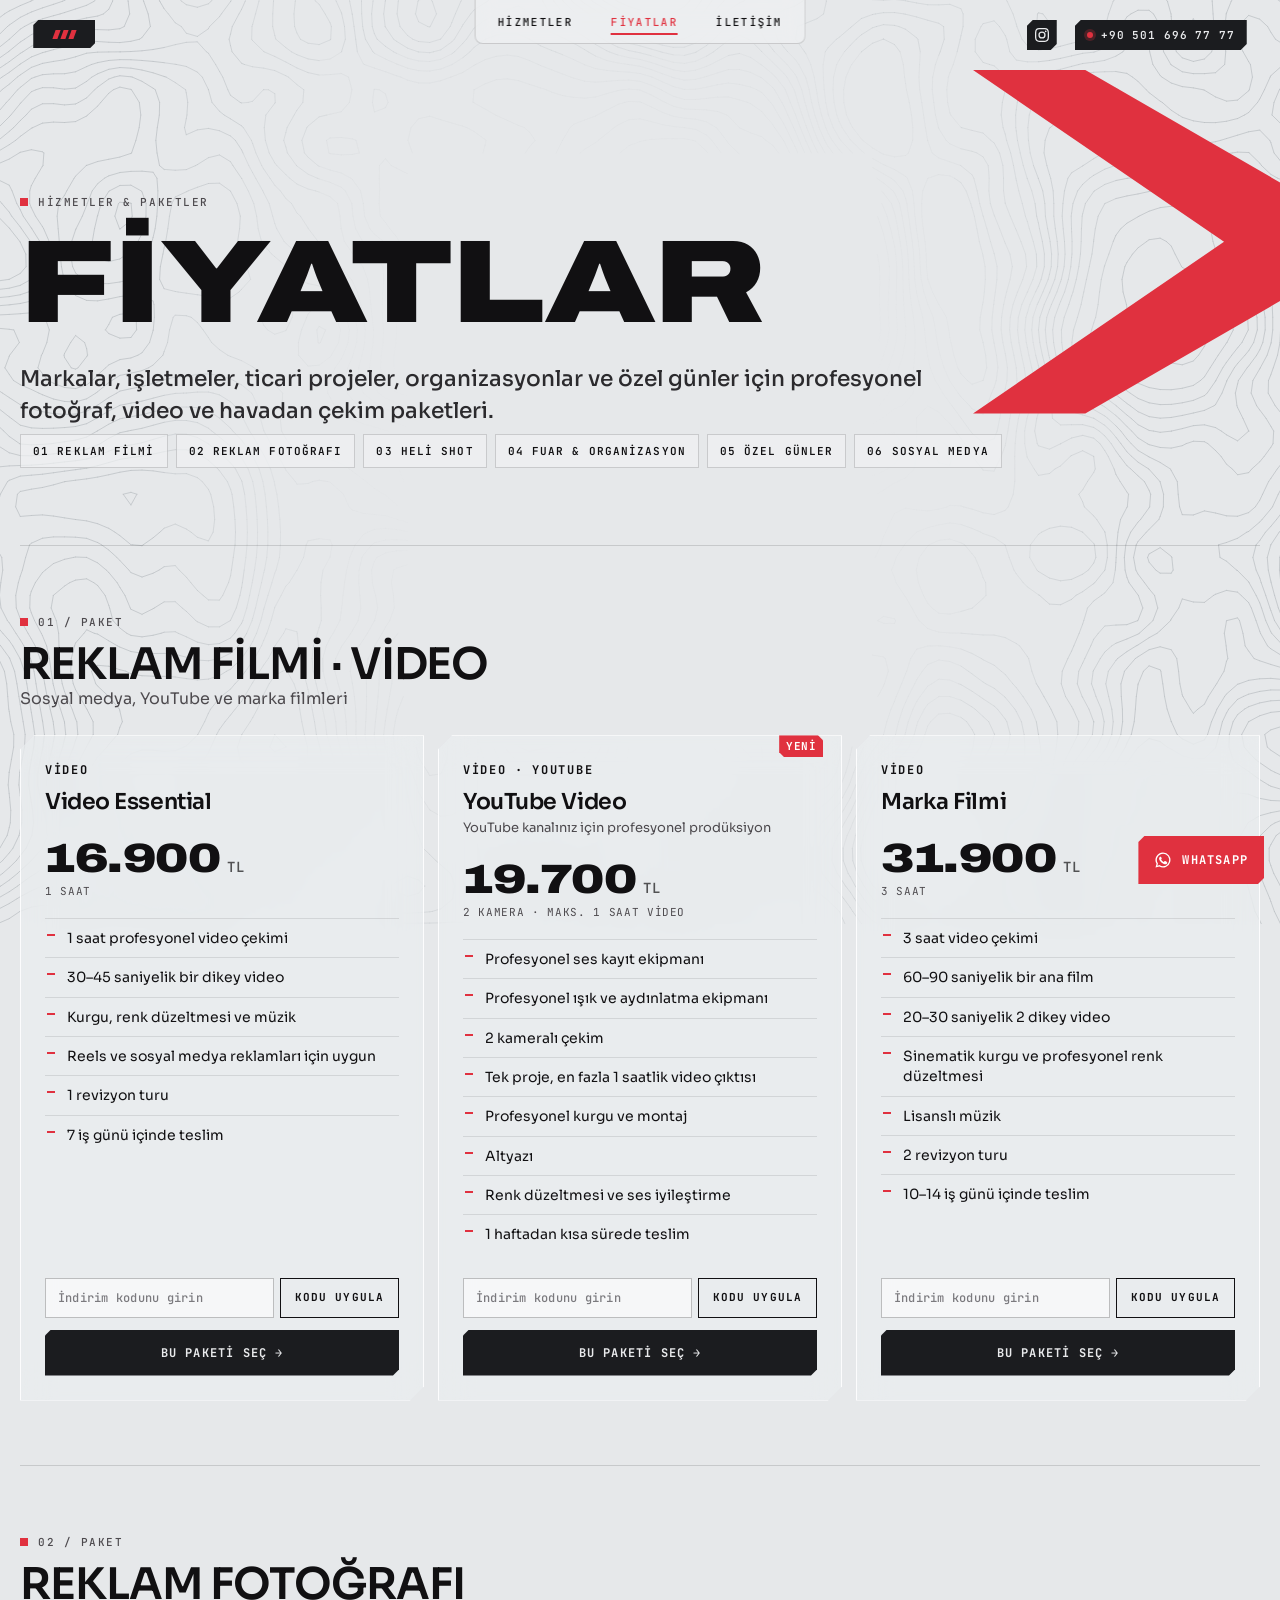
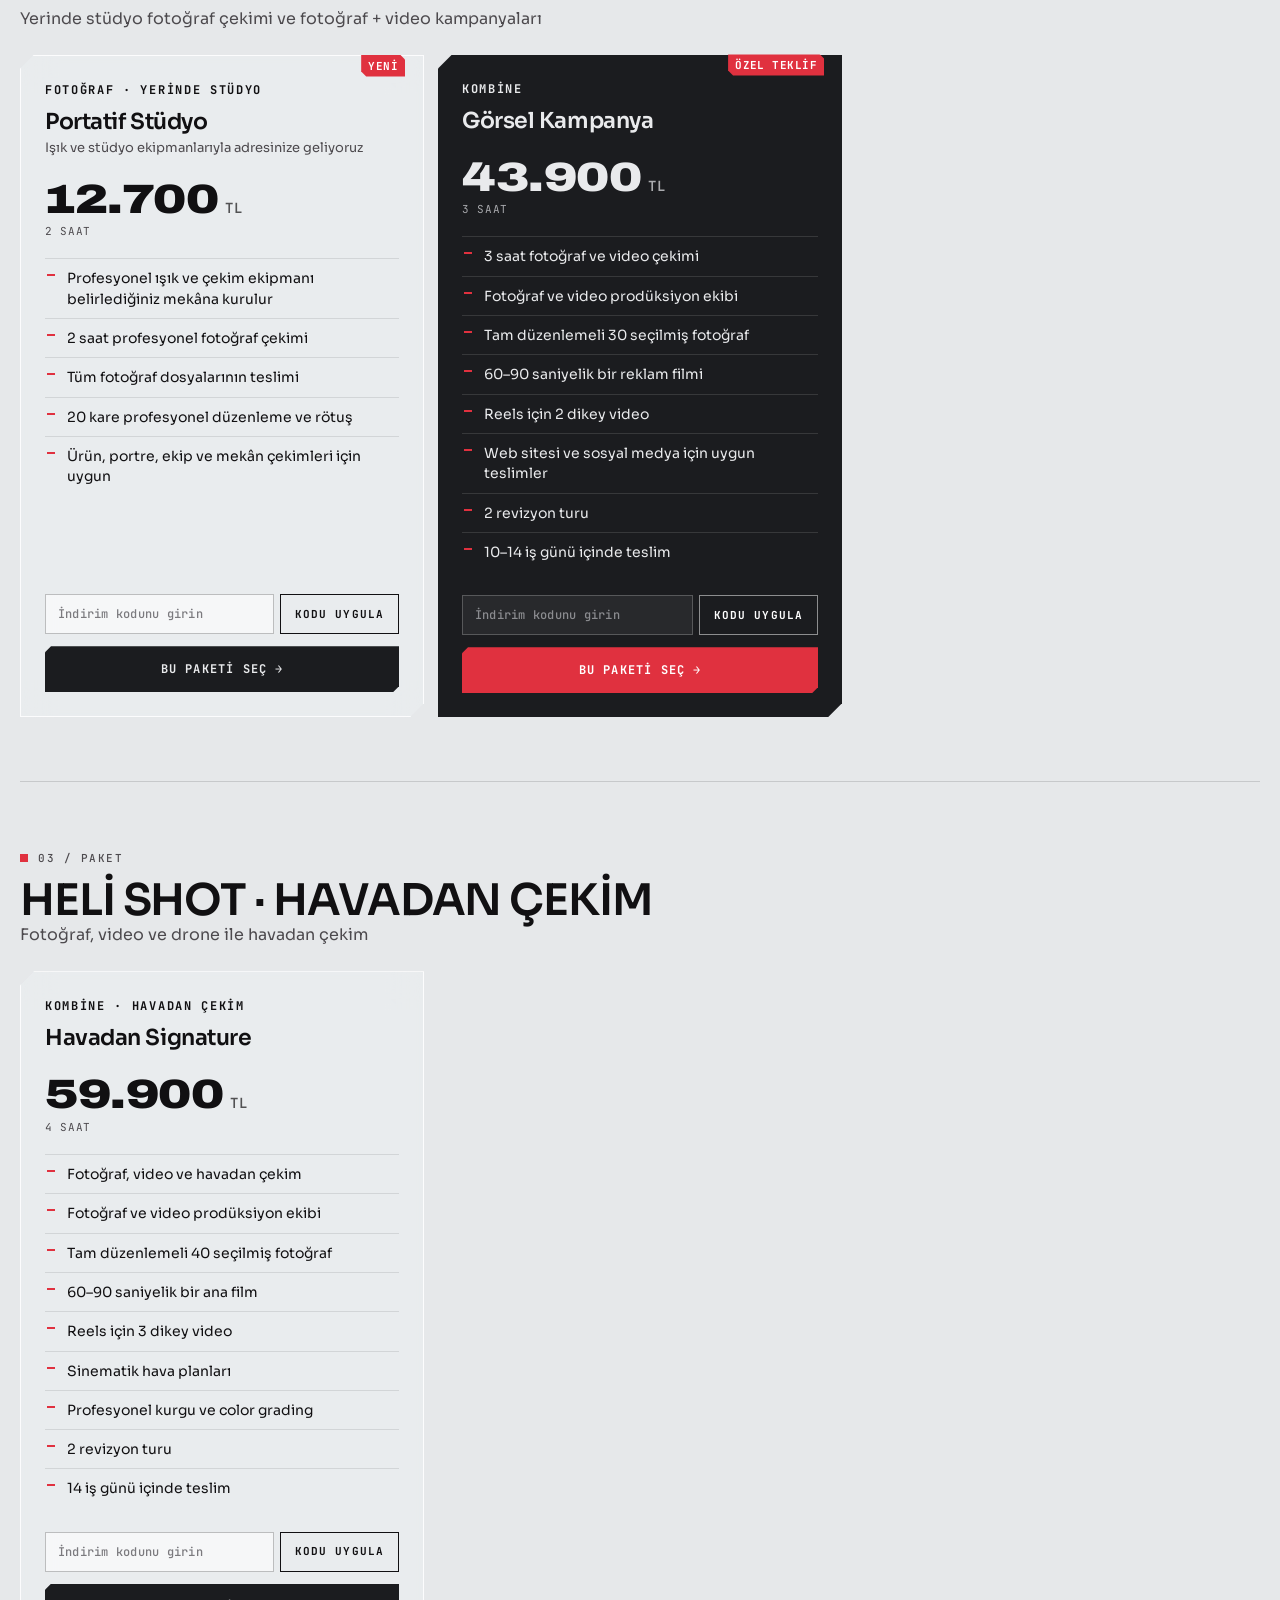
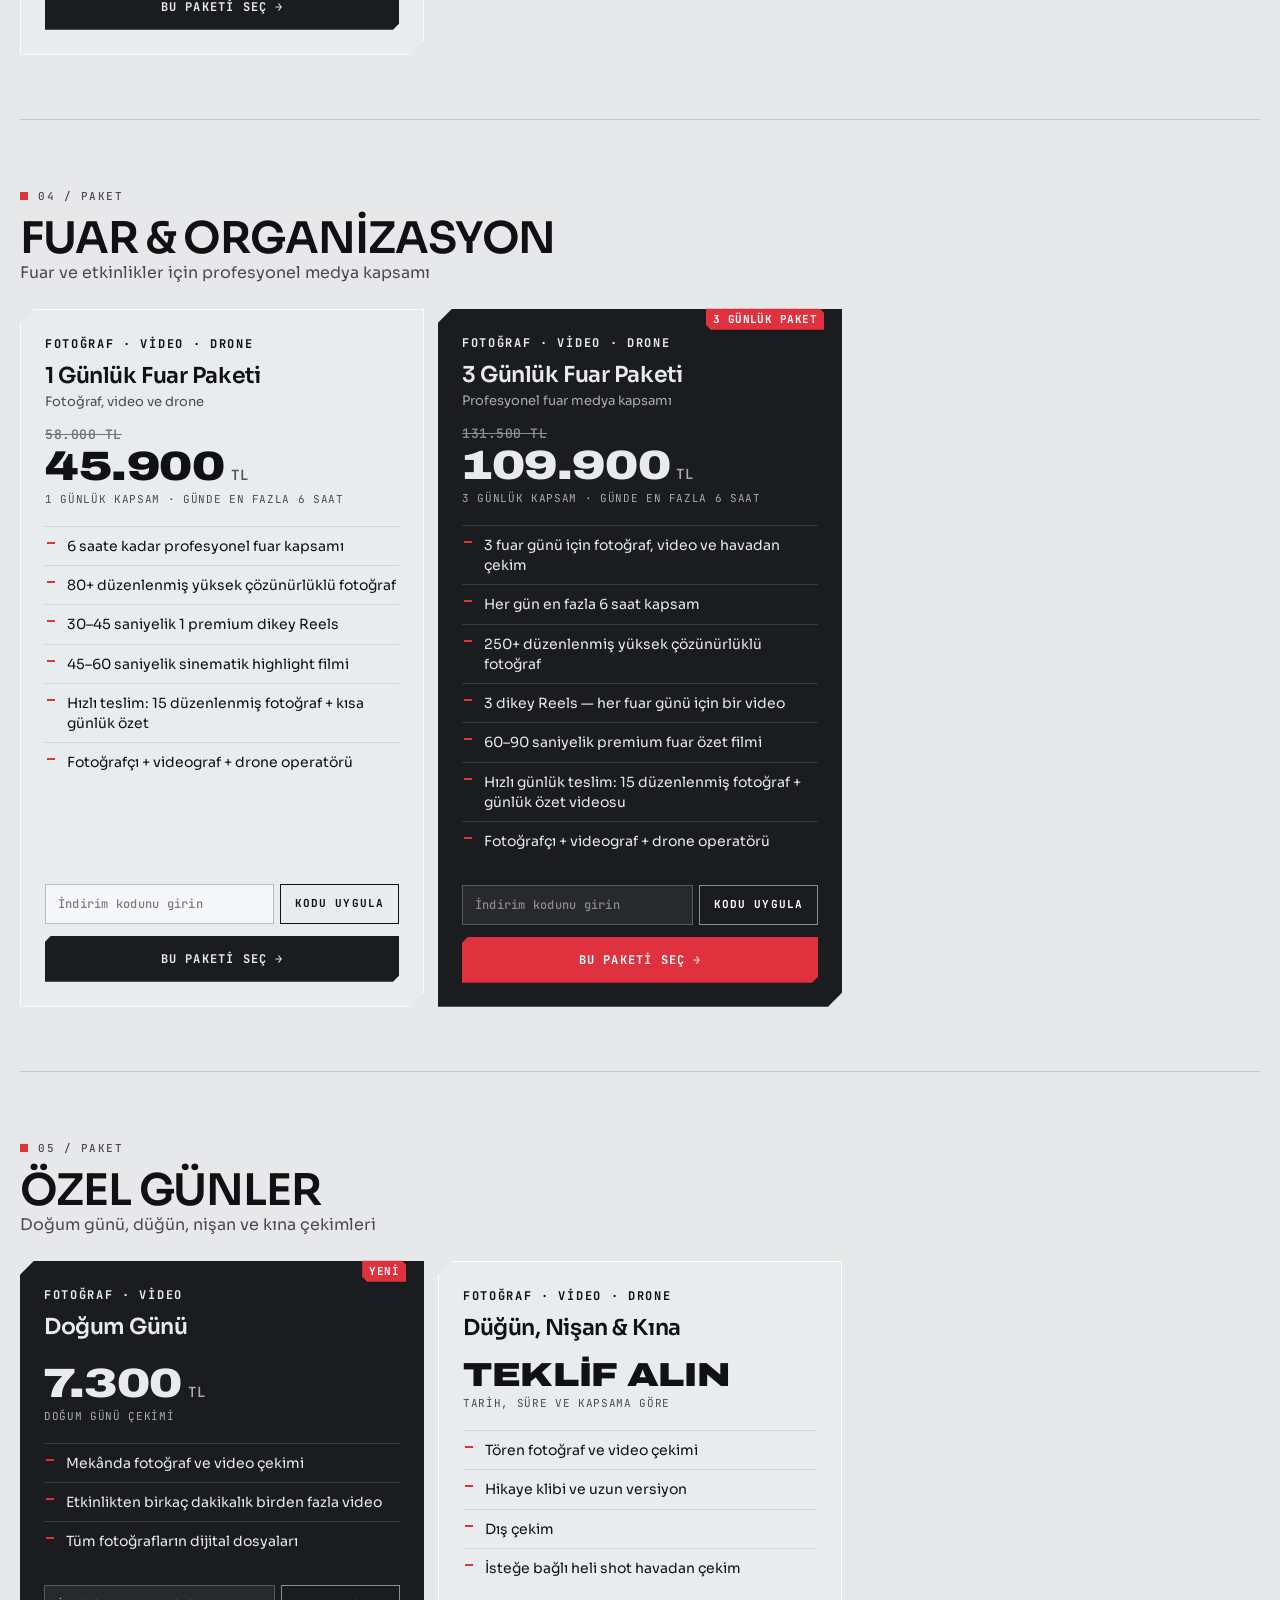
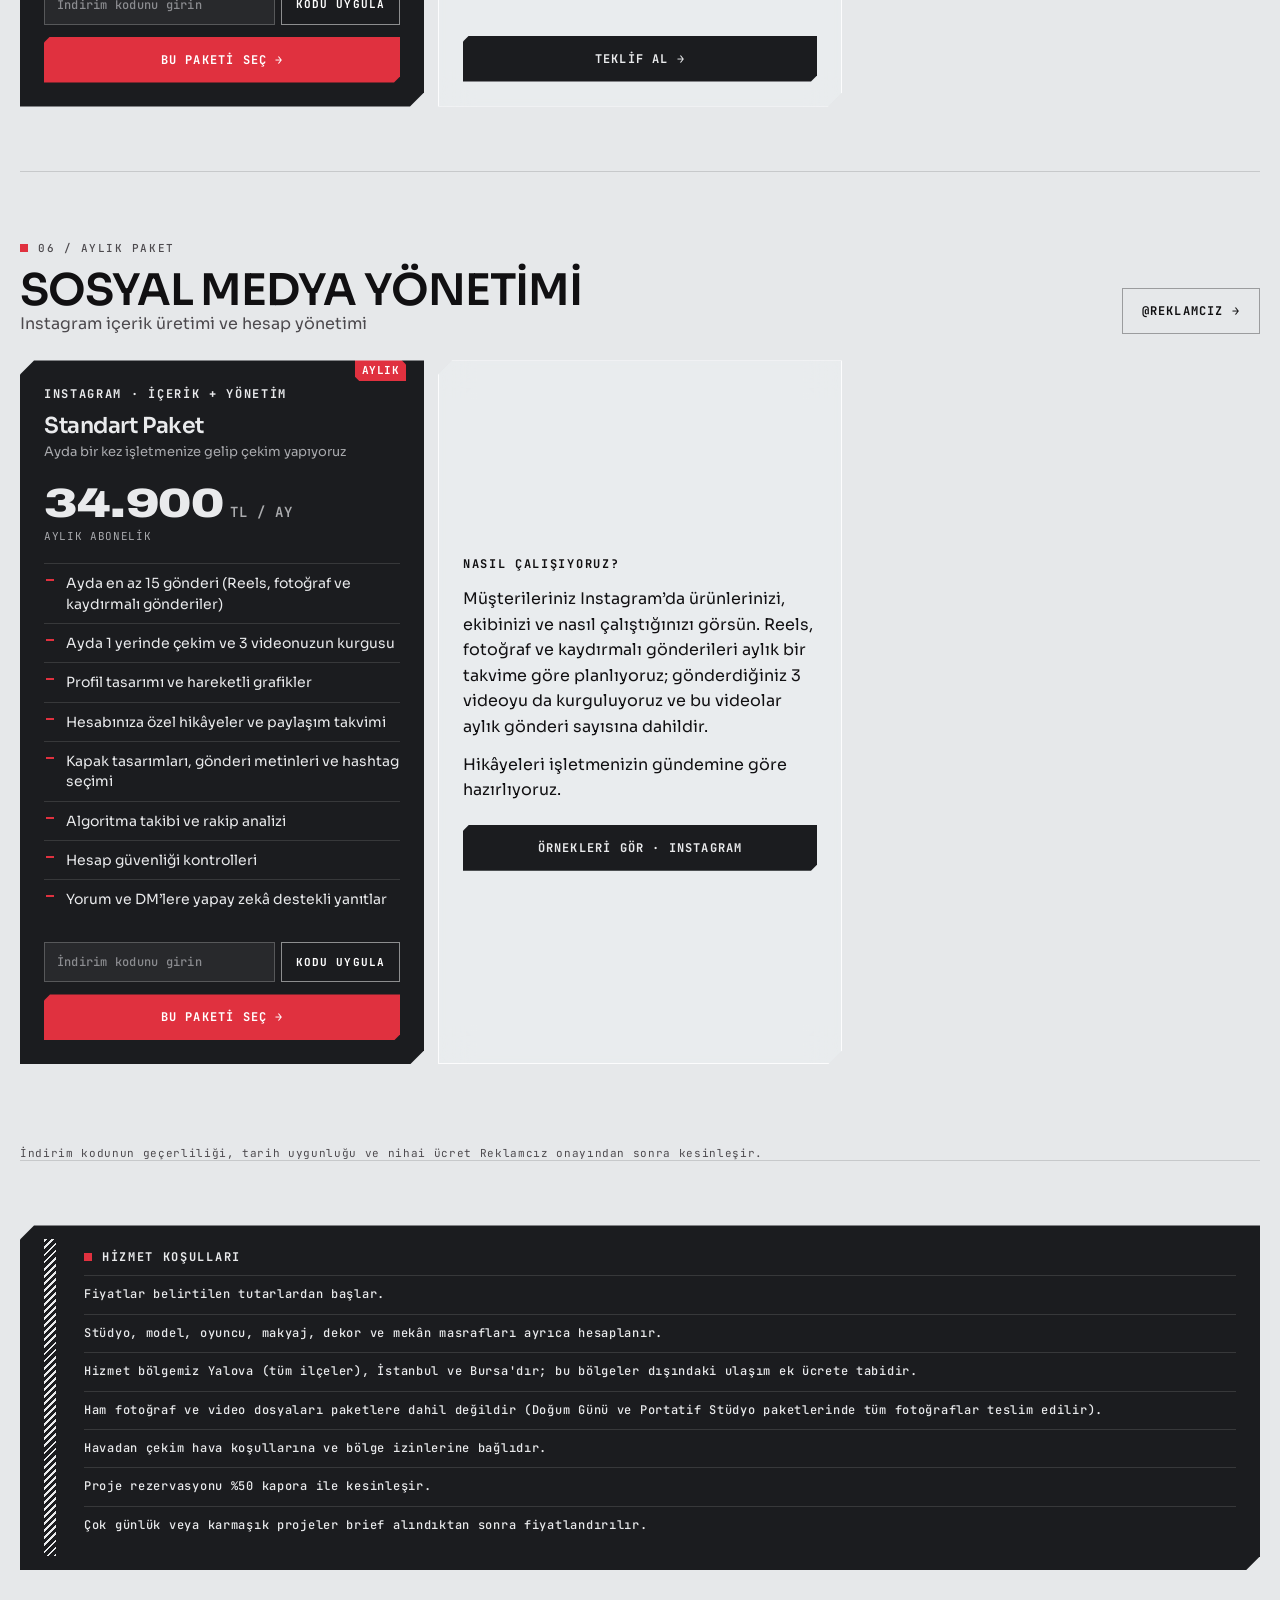
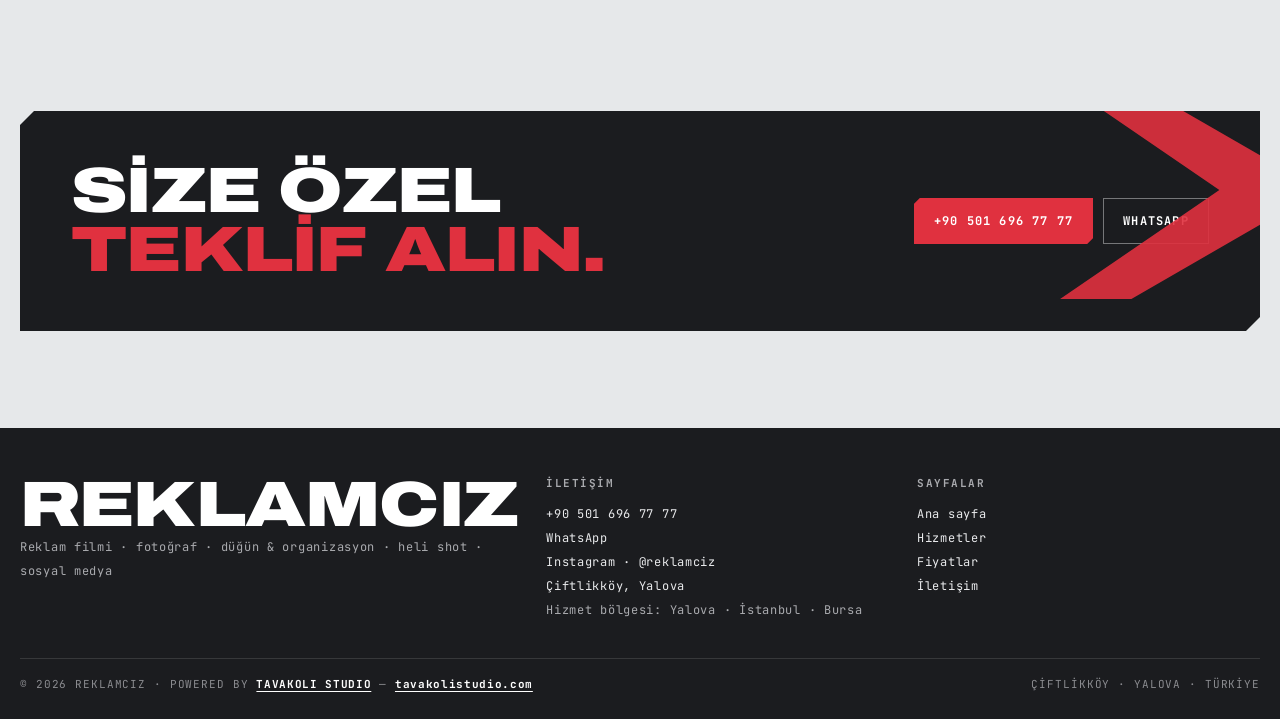
<file: fiyatlar.html>
<!doctype html>
<html lang="tr">
<head>
<meta charset="utf-8">
<meta name="viewport" content="width=device-width, initial-scale=1, viewport-fit=cover">
<title>Fiyatlar — Reklamcız · Yalova</title>
<meta name="description" content="Reklamcız fiyat listesi: video, marka filmi, görsel kampanya, havadan çekim, fuar, doğum günü ve sosyal medya yönetimi paketleri. Yalova, İstanbul, Bursa.">
<meta name="theme-color" content="#E6E8EA">
<!--seo-->
<link rel="canonical" href="https://reklamciz.tavakolistudio.workers.dev/fiyatlar">
<link rel="icon" href="/assets/favicon.svg" type="image/svg+xml">
<meta name="robots" content="index,follow,max-image-preview:large">
<meta name="author" content="Reklamcız">
<meta property="og:type" content="website">
<meta property="og:locale" content="tr_TR">
<meta property="og:site_name" content="Reklamcız">
<meta property="og:title" content="Fiyatlar — Reklamcız · Yalova">
<meta property="og:description" content="Reklamcız fiyat listesi: video, marka filmi, görsel kampanya, havadan çekim, fuar, doğum günü ve sosyal medya yönetimi paketleri. Yalova, İstanbul, Bursa.">
<meta property="og:url" content="https://reklamciz.tavakolistudio.workers.dev/fiyatlar">
<meta property="og:image" content="https://reklamciz.tavakolistudio.workers.dev/assets/og.jpg">
<meta property="og:image:width" content="1200">
<meta property="og:image:height" content="630">
<meta property="og:image:alt" content="Reklamcız — reklam filmi, fotoğraf ve havadan çekim, Yalova">
<meta property="article:modified_time" content="2026-11-23T00:00:00+03:00">
<meta name="twitter:card" content="summary_large_image">
<meta name="twitter:title" content="Fiyatlar — Reklamcız · Yalova">
<meta name="twitter:description" content="Reklamcız fiyat listesi: video, marka filmi, görsel kampanya, havadan çekim, fuar, doğum günü ve sosyal medya yönetimi paketleri. Yalova, İstanbul, Bursa.">
<meta name="twitter:image" content="https://reklamciz.tavakolistudio.workers.dev/assets/og.jpg">
<meta name="geo.region" content="TR-77">
<meta name="geo.placename" content="Çiftlikköy, Yalova">
<script type="application/ld+json">{"@context":"https://schema.org","@graph":[{"@type":["ProfessionalService","LocalBusiness"],"@id":"https://reklamciz.tavakolistudio.workers.dev/#business","name":"Reklamcız","alternateName":"Reklamciz","url":"https://reklamciz.tavakolistudio.workers.dev/","image":"https://reklamciz.tavakolistudio.workers.dev/assets/og.jpg","logo":"https://reklamciz.tavakolistudio.workers.dev/assets/favicon.svg","description":"Yalova Çiftlikköy merkezli reklam filmi, reklam fotoğrafçılığı, düğün ve organizasyon çekimi, heli shot havadan çekim ve sosyal medya yönetimi.","telephone":"+90 501 696 77 77","priceRange":"7.300 TL – 109.900 TL","currenciesAccepted":"TRY","address":{"@type":"PostalAddress","addressLocality":"Çiftlikköy","addressRegion":"Yalova","addressCountry":"TR"},"geo":{"@type":"GeoCoordinates","latitude":40.6603,"longitude":29.3239},"areaServed":[{"@type":"AdministrativeArea","name":"Yalova"},{"@type":"City","name":"İstanbul"},{"@type":"City","name":"Bursa"}],"sameAs":["https://tavakolistudio.com","https://www.instagram.com/reklamciz/"],"contactPoint":{"@type":"ContactPoint","telephone":"+90 501 696 77 77","contactType":"customer service","availableLanguage":["Turkish"]},"knowsAbout":["Reklam filmi","Reklam fotoğrafçılığı","Düğün çekimi","Doğum günü çekimi","Dron çekimi","Heli shot","Sosyal medya yönetimi"],"parentOrganization":{"@type":"Organization","name":"Tavakoli Studio","url":"https://tavakolistudio.com"}},{"@type":"WebSite","@id":"https://reklamciz.tavakolistudio.workers.dev/#website","url":"https://reklamciz.tavakolistudio.workers.dev/","name":"Reklamcız","inLanguage":"tr-TR","publisher":{"@id":"https://reklamciz.tavakolistudio.workers.dev/#business"}},{"@type":"WebPage","@id":"https://reklamciz.tavakolistudio.workers.dev/fiyatlar#webpage","url":"https://reklamciz.tavakolistudio.workers.dev/fiyatlar","name":"Fiyatlar — Reklamcız · Yalova","description":"Reklamcız fiyat listesi: video, marka filmi, görsel kampanya, havadan çekim, fuar, doğum günü ve sosyal medya yönetimi paketleri. Yalova, İstanbul, Bursa.","inLanguage":"tr-TR","isPartOf":{"@id":"https://reklamciz.tavakolistudio.workers.dev/#website"},"about":{"@id":"https://reklamciz.tavakolistudio.workers.dev/#business"},"datePublished":"2026-11-22","dateModified":"2026-11-23","primaryImageOfPage":"https://reklamciz.tavakolistudio.workers.dev/assets/og.jpg"},{"@type":"OfferCatalog","name":"Reklamcız fiyat listesi","itemListElement":[{"@type":"Offer","name":"Video Essential","price":"16900","priceCurrency":"TRY","availability":"https://schema.org/InStock","url":"https://reklamciz.tavakolistudio.workers.dev/fiyatlar","seller":{"@id":"https://reklamciz.tavakolistudio.workers.dev/#business"}},{"@type":"Offer","name":"Marka Filmi","price":"31900","priceCurrency":"TRY","availability":"https://schema.org/InStock","url":"https://reklamciz.tavakolistudio.workers.dev/fiyatlar","seller":{"@id":"https://reklamciz.tavakolistudio.workers.dev/#business"}},{"@type":"Offer","name":"YouTube Video","price":"19700","priceCurrency":"TRY","availability":"https://schema.org/InStock","url":"https://reklamciz.tavakolistudio.workers.dev/fiyatlar","seller":{"@id":"https://reklamciz.tavakolistudio.workers.dev/#business"}},{"@type":"Offer","name":"Portatif Stüdyo","price":"12700","priceCurrency":"TRY","availability":"https://schema.org/InStock","url":"https://reklamciz.tavakolistudio.workers.dev/fiyatlar","seller":{"@id":"https://reklamciz.tavakolistudio.workers.dev/#business"}},{"@type":"Offer","name":"Görsel Kampanya","price":"43900","priceCurrency":"TRY","availability":"https://schema.org/InStock","url":"https://reklamciz.tavakolistudio.workers.dev/fiyatlar","seller":{"@id":"https://reklamciz.tavakolistudio.workers.dev/#business"}},{"@type":"Offer","name":"Havadan Signature","price":"59900","priceCurrency":"TRY","availability":"https://schema.org/InStock","url":"https://reklamciz.tavakolistudio.workers.dev/fiyatlar","seller":{"@id":"https://reklamciz.tavakolistudio.workers.dev/#business"}},{"@type":"Offer","name":"1 Günlük Fuar Paketi","price":"45900","priceCurrency":"TRY","availability":"https://schema.org/InStock","url":"https://reklamciz.tavakolistudio.workers.dev/fiyatlar","seller":{"@id":"https://reklamciz.tavakolistudio.workers.dev/#business"}},{"@type":"Offer","name":"3 Günlük Fuar Paketi","price":"109900","priceCurrency":"TRY","availability":"https://schema.org/InStock","url":"https://reklamciz.tavakolistudio.workers.dev/fiyatlar","seller":{"@id":"https://reklamciz.tavakolistudio.workers.dev/#business"}},{"@type":"Offer","name":"Doğum Günü","price":"7300","priceCurrency":"TRY","availability":"https://schema.org/InStock","url":"https://reklamciz.tavakolistudio.workers.dev/fiyatlar","seller":{"@id":"https://reklamciz.tavakolistudio.workers.dev/#business"}},{"@type":"Offer","name":"Sosyal Medya — Standart Paket (aylık)","price":"34900","priceCurrency":"TRY","availability":"https://schema.org/InStock","url":"https://reklamciz.tavakolistudio.workers.dev/fiyatlar","seller":{"@id":"https://reklamciz.tavakolistudio.workers.dev/#business"}}]}]}</script>
<!--/seo-->
<link rel="preconnect" href="https://fonts.googleapis.com">
<link rel="preconnect" href="https://fonts.gstatic.com" crossorigin>
<link rel="stylesheet" href="https://fonts.googleapis.com/css2?family=Archivo:wdth,wght@125,900&family=JetBrains+Mono:wght@400..700&family=Sora:wght@400..700&display=swap">
<link rel="stylesheet" href="/assets/site.css">
</head>
<body>
<div class="bgtex" aria-hidden="true"></div>

<header class="top">
  <a class="logo" href="/" aria-label="Reklamcız ana sayfa"><i></i><i></i><i></i></a>
  <nav class="nav" aria-label="Ana menü">
    <a href="/hizmetler" data-page="hizmetler">HİZMETLER</a><a href="/fiyatlar" data-page="fiyatlar">FİYATLAR</a><a href="/iletisim" data-page="iletisim">İLETİŞİM</a>
  </nav>
  <a class="ig" href="https://www.instagram.com/reklamciz/" target="_blank" rel="noopener" aria-label="Instagram: @reklamciz"><svg viewBox="0 0 24 24" aria-hidden="true"><path d="M12 2.2c3.2 0 3.6 0 4.8.1 3.3.1 4.8 1.7 4.9 4.9.1 1.3.1 1.6.1 4.8s0 3.6-.1 4.8c-.1 3.2-1.7 4.8-4.9 4.9-1.3.1-1.6.1-4.8.1s-3.6 0-4.8-.1c-3.3-.1-4.8-1.7-4.9-4.9C2.2 15.6 2.2 15.2 2.2 12s0-3.6.1-4.8C2.4 3.9 3.9 2.4 7.2 2.3 8.4 2.2 8.8 2.2 12 2.2zM12 0C8.7 0 8.3 0 7.1.1 2.7.3.3 2.7.1 7.1 0 8.3 0 8.7 0 12s0 3.7.1 4.9c.2 4.4 2.6 6.8 7 7 1.2.1 1.6.1 4.9.1s3.7 0 4.9-.1c4.4-.2 6.8-2.6 7-7 .1-1.2.1-1.6.1-4.9s0-3.7-.1-4.9c-.2-4.4-2.6-6.8-7-7C15.7 0 15.3 0 12 0zm0 5.8a6.2 6.2 0 1 0 0 12.4 6.2 6.2 0 0 0 0-12.4zM12 16a4 4 0 1 1 0-8 4 4 0 0 1 0 8zm6.4-11.8a1.4 1.4 0 1 0 0 2.9 1.4 1.4 0 0 0 0-2.9z"/></svg></a>
  <a class="phone" href="tel:+905016967777">+90 501 696 77 77</a>
</header>

<main>
  <section class="phead">
    <svg class="chev" viewBox="0 0 620 520" aria-hidden="true"><polygon points="0,0 170,0 620,260 170,520 0,520 380,260"/></svg>
    <div class="wrap">
      <span class="eyebrow reveal">HİZMETLER & PAKETLER</span>
      <h1 class="title reveal">FİYATLAR</h1>
      <p class="lead reveal">Markalar, işletmeler, ticari projeler, organizasyonlar ve özel günler için profesyonel fotoğraf, video ve havadan çekim paketleri.</p>
      <div class="chips reveal"><a href="#reklam-filmi">01 REKLAM FİLMİ</a><a href="#reklam-fotografi">02 REKLAM FOTOĞRAFI</a><a href="#heli-shot">03 HELİ SHOT</a><a href="#fuar">04 FUAR & ORGANİZASYON</a><a href="#dugun-organizasyon">05 ÖZEL GÜNLER</a><a href="#sosyal-medya">06 SOSYAL MEDYA</a></div>
    </div>
  </section>

  <div class="wrap">
    <section class="pgroup" id="reklam-filmi">
      <header class="reveal">
        <div><span class="eyebrow">01 / PAKET</span><h2 class="h2">REKLAM FİLMİ · VİDEO</h2><p class="muted">Sosyal medya, YouTube ve marka filmleri</p></div>
      </header>
      <div class="pgrid">
        <article class="pcard glass reveal" data-base="16900" data-name="Video Essential" data-pkg="video-essential" data-group="reklam-filmi">
          <div class="pname">VİDEO</div>
          <h3 class="ptitle">Video Essential</h3>
          <div class="price"><s class="old" hidden></s><span class="amt">16.900</span><small>TL</small></div>
          <p class="pnote">1 SAAT</p>
          <ul><li>1 saat profesyonel video çekimi</li><li>30–45 saniyelik bir dikey video</li><li>Kurgu, renk düzeltmesi ve müzik</li><li>Reels ve sosyal medya reklamları için uygun</li><li>1 revizyon turu</li><li>7 iş günü içinde teslim</li></ul>
          <form class="disc" novalidate>
            <label class="sr" for="c-89653">İndirim kodu</label>
            <input id="c-89653" name="code" type="text" autocomplete="off" autocapitalize="characters" spellcheck="false" maxlength="40" placeholder="İndirim kodunu girin">
            <button type="submit">KODU UYGULA</button>
            <p class="dmsg" role="status" aria-live="polite"></p>
          </form>
          <a class="btn dark choose" href="https://wa.me/905016967777?text=Merhaba%2C%20%22Video%20Essential%22%20paketini%20se%C3%A7mek%20istiyorum." target="_blank" rel="noopener">BU PAKETİ SEÇ →</a>
        </article>
        <article class="pcard glass reveal" data-base="19700" data-name="YouTube Video" data-pkg="youtube-video" data-group="reklam-filmi"><span class="tag badge">YENİ</span>
          <div class="pname">VİDEO · YOUTUBE</div>
          <h3 class="ptitle">YouTube Video</h3><p class="psub">YouTube kanalınız için profesyonel prodüksiyon</p>
          <div class="price"><s class="old" hidden></s><span class="amt">19.700</span><small>TL</small></div>
          <p class="pnote">2 KAMERA · MAKS. 1 SAAT VİDEO</p>
          <ul><li>Profesyonel ses kayıt ekipmanı</li><li>Profesyonel ışık ve aydınlatma ekipmanı</li><li>2 kameralı çekim</li><li>Tek proje, en fazla 1 saatlik video çıktısı</li><li>Profesyonel kurgu ve montaj</li><li>Altyazı</li><li>Renk düzeltmesi ve ses iyileştirme</li><li>1 haftadan kısa sürede teslim</li></ul>
          <form class="disc" novalidate>
            <label class="sr" for="c-youtube">İndirim kodu</label>
            <input id="c-youtube" name="code" type="text" autocomplete="off" autocapitalize="characters" spellcheck="false" maxlength="40" placeholder="İndirim kodunu girin">
            <button type="submit">KODU UYGULA</button>
            <p class="dmsg" role="status" aria-live="polite"></p>
          </form>
          <a class="btn dark choose" href="https://wa.me/905016967777?text=Merhaba%2C%20%22YouTube%20Video%22%20paketini%20se%C3%A7mek%20istiyorum." target="_blank" rel="noopener">BU PAKETİ SEÇ →</a>
        </article>
        <article class="pcard glass reveal" data-base="31900" data-name="Marka Filmi" data-pkg="marka-filmi" data-group="reklam-filmi">
          <div class="pname">VİDEO</div>
          <h3 class="ptitle">Marka Filmi</h3>
          <div class="price"><s class="old" hidden></s><span class="amt">31.900</span><small>TL</small></div>
          <p class="pnote">3 SAAT</p>
          <ul><li>3 saat video çekimi</li><li>60–90 saniyelik bir ana film</li><li>20–30 saniyelik 2 dikey video</li><li>Sinematik kurgu ve profesyonel renk düzeltmesi</li><li>Lisanslı müzik</li><li>2 revizyon turu</li><li>10–14 iş günü içinde teslim</li></ul>
          <form class="disc" novalidate>
            <label class="sr" for="c-68257">İndirim kodu</label>
            <input id="c-68257" name="code" type="text" autocomplete="off" autocapitalize="characters" spellcheck="false" maxlength="40" placeholder="İndirim kodunu girin">
            <button type="submit">KODU UYGULA</button>
            <p class="dmsg" role="status" aria-live="polite"></p>
          </form>
          <a class="btn dark choose" href="https://wa.me/905016967777?text=Merhaba%2C%20%22Marka%20Filmi%22%20paketini%20se%C3%A7mek%20istiyorum." target="_blank" rel="noopener">BU PAKETİ SEÇ →</a>
        </article>
      </div>
    </section>
    <section class="pgroup" id="reklam-fotografi">
      <header class="reveal">
        <div><span class="eyebrow">02 / PAKET</span><h2 class="h2">REKLAM FOTOĞRAFI</h2><p class="muted">Yerinde stüdyo fotoğraf çekimi ve fotoğraf + video kampanyaları</p></div>
      </header>
      <div class="pgrid">
        <article class="pcard glass reveal" data-base="12700" data-name="Portatif Stüdyo" data-pkg="portatif-studyo" data-group="reklam-fotografi"><span class="tag badge">YENİ</span>
          <div class="pname">FOTOĞRAF · YERİNDE STÜDYO</div>
          <h3 class="ptitle">Portatif Stüdyo</h3><p class="psub">Işık ve stüdyo ekipmanlarıyla adresinize geliyoruz</p>
          <div class="price"><s class="old" hidden></s><span class="amt">12.700</span><small>TL</small></div>
          <p class="pnote">2 SAAT</p>
          <ul><li>Profesyonel ışık ve çekim ekipmanı belirlediğiniz mekâna kurulur</li><li>2 saat profesyonel fotoğraf çekimi</li><li>Tüm fotoğraf dosyalarının teslimi</li><li>20 kare profesyonel düzenleme ve rötuş</li><li>Ürün, portre, ekip ve mekân çekimleri için uygun</li></ul>
          <form class="disc" novalidate>
            <label class="sr" for="c-portatif">İndirim kodu</label>
            <input id="c-portatif" name="code" type="text" autocomplete="off" autocapitalize="characters" spellcheck="false" maxlength="40" placeholder="İndirim kodunu girin">
            <button type="submit">KODU UYGULA</button>
            <p class="dmsg" role="status" aria-live="polite"></p>
          </form>
          <a class="btn dark choose" href="https://wa.me/905016967777?text=Merhaba%2C%20%22Portatif%20St%C3%BCdyo%22%20paketini%20se%C3%A7mek%20istiyorum." target="_blank" rel="noopener">BU PAKETİ SEÇ →</a>
        </article>
        <article class="pcard dark reveal" data-base="43900" data-name="Görsel Kampanya" data-pkg="gorsel-kampanya" data-group="reklam-fotografi"><span class="tag badge">ÖZEL TEKLİF</span>
          <div class="pname">KOMBİNE</div>
          <h3 class="ptitle">Görsel Kampanya</h3>
          <div class="price"><s class="old" hidden></s><span class="amt">43.900</span><small>TL</small></div>
          <p class="pnote">3 SAAT</p>
          <ul><li>3 saat fotoğraf ve video çekimi</li><li>Fotoğraf ve video prodüksiyon ekibi</li><li>Tam düzenlemeli 30 seçilmiş fotoğraf</li><li>60–90 saniyelik bir reklam filmi</li><li>Reels için 2 dikey video</li><li>Web sitesi ve sosyal medya için uygun teslimler</li><li>2 revizyon turu</li><li>10–14 iş günü içinde teslim</li></ul>
          <form class="disc" novalidate>
            <label class="sr" for="c-2971">İndirim kodu</label>
            <input id="c-2971" name="code" type="text" autocomplete="off" autocapitalize="characters" spellcheck="false" maxlength="40" placeholder="İndirim kodunu girin">
            <button type="submit">KODU UYGULA</button>
            <p class="dmsg" role="status" aria-live="polite"></p>
          </form>
          <a class="btn red choose" href="https://wa.me/905016967777?text=Merhaba%2C%20%22G%C3%B6rsel%20Kampanya%22%20paketini%20se%C3%A7mek%20istiyorum." target="_blank" rel="noopener">BU PAKETİ SEÇ →</a>
        </article>
      </div>
    </section>
    <section class="pgroup" id="heli-shot">
      <header class="reveal">
        <div><span class="eyebrow">03 / PAKET</span><h2 class="h2">HELİ SHOT · HAVADAN ÇEKİM</h2><p class="muted">Fotoğraf, video ve drone ile havadan çekim</p></div>
      </header>
      <div class="pgrid">
        <article class="pcard glass reveal" data-base="59900" data-name="Havadan Signature" data-pkg="havadan-signature" data-group="heli-shot">
          <div class="pname">KOMBİNE · HAVADAN ÇEKİM</div>
          <h3 class="ptitle">Havadan Signature</h3>
          <div class="price"><s class="old" hidden></s><span class="amt">59.900</span><small>TL</small></div>
          <p class="pnote">4 SAAT</p>
          <ul><li>Fotoğraf, video ve havadan çekim</li><li>Fotoğraf ve video prodüksiyon ekibi</li><li>Tam düzenlemeli 40 seçilmiş fotoğraf</li><li>60–90 saniyelik bir ana film</li><li>Reels için 3 dikey video</li><li>Sinematik hava planları</li><li>Profesyonel kurgu ve color grading</li><li>2 revizyon turu</li><li>14 iş günü içinde teslim</li></ul>
          <form class="disc" novalidate>
            <label class="sr" for="c-88608">İndirim kodu</label>
            <input id="c-88608" name="code" type="text" autocomplete="off" autocapitalize="characters" spellcheck="false" maxlength="40" placeholder="İndirim kodunu girin">
            <button type="submit">KODU UYGULA</button>
            <p class="dmsg" role="status" aria-live="polite"></p>
          </form>
          <a class="btn dark choose" href="https://wa.me/905016967777?text=Merhaba%2C%20%22Havadan%20Signature%22%20paketini%20se%C3%A7mek%20istiyorum." target="_blank" rel="noopener">BU PAKETİ SEÇ →</a>
        </article>
      </div>
    </section>
    <section class="pgroup" id="fuar">
      <header class="reveal">
        <div><span class="eyebrow">04 / PAKET</span><h2 class="h2">FUAR & ORGANİZASYON</h2><p class="muted">Fuar ve etkinlikler için profesyonel medya kapsamı</p></div>
      </header>
      <div class="pgrid">
        <article class="pcard glass reveal" data-base="45900" data-name="1 Günlük Fuar Paketi" data-pkg="fuar-1-gun" data-group="fuar">
          <div class="pname">FOTOĞRAF · VİDEO · DRONE</div>
          <h3 class="ptitle">1 Günlük Fuar Paketi</h3><p class="psub">Fotoğraf, video ve drone</p>
          <div class="price"><s class="old">58.000 TL</s><span class="amt">45.900</span><small>TL</small></div>
          <p class="pnote">1 GÜNLÜK KAPSAM · GÜNDE EN FAZLA 6 SAAT</p>
          <ul><li>6 saate kadar profesyonel fuar kapsamı</li><li>80+ düzenlenmiş yüksek çözünürlüklü fotoğraf</li><li>30–45 saniyelik 1 premium dikey Reels</li><li>45–60 saniyelik sinematik highlight filmi</li><li>Hızlı teslim: 15 düzenlenmiş fotoğraf + kısa günlük özet</li><li>Fotoğrafçı + videograf + drone operatörü</li></ul>
          <form class="disc" novalidate>
            <label class="sr" for="c-93183">İndirim kodu</label>
            <input id="c-93183" name="code" type="text" autocomplete="off" autocapitalize="characters" spellcheck="false" maxlength="40" placeholder="İndirim kodunu girin">
            <button type="submit">KODU UYGULA</button>
            <p class="dmsg" role="status" aria-live="polite"></p>
          </form>
          <a class="btn dark choose" href="https://wa.me/905016967777?text=Merhaba%2C%20%221%20G%C3%BCnl%C3%BCk%20Fuar%20Paketi%22%20paketini%20se%C3%A7mek%20istiyorum." target="_blank" rel="noopener">BU PAKETİ SEÇ →</a>
        </article>
        <article class="pcard dark reveal" data-base="109900" data-name="3 Günlük Fuar Paketi" data-pkg="fuar-3-gun" data-group="fuar"><span class="tag badge">3 GÜNLÜK PAKET</span>
          <div class="pname">FOTOĞRAF · VİDEO · DRONE</div>
          <h3 class="ptitle">3 Günlük Fuar Paketi</h3><p class="psub">Profesyonel fuar medya kapsamı</p>
          <div class="price"><s class="old">131.500 TL</s><span class="amt">109.900</span><small>TL</small></div>
          <p class="pnote">3 GÜNLÜK KAPSAM · GÜNDE EN FAZLA 6 SAAT</p>
          <ul><li>3 fuar günü için fotoğraf, video ve havadan çekim</li><li>Her gün en fazla 6 saat kapsam</li><li>250+ düzenlenmiş yüksek çözünürlüklü fotoğraf</li><li>3 dikey Reels — her fuar günü için bir video</li><li>60–90 saniyelik premium fuar özet filmi</li><li>Hızlı günlük teslim: 15 düzenlenmiş fotoğraf + günlük özet videosu</li><li>Fotoğrafçı + videograf + drone operatörü</li></ul>
          <form class="disc" novalidate>
            <label class="sr" for="c-11116">İndirim kodu</label>
            <input id="c-11116" name="code" type="text" autocomplete="off" autocapitalize="characters" spellcheck="false" maxlength="40" placeholder="İndirim kodunu girin">
            <button type="submit">KODU UYGULA</button>
            <p class="dmsg" role="status" aria-live="polite"></p>
          </form>
          <a class="btn red choose" href="https://wa.me/905016967777?text=Merhaba%2C%20%223%20G%C3%BCnl%C3%BCk%20Fuar%20Paketi%22%20paketini%20se%C3%A7mek%20istiyorum." target="_blank" rel="noopener">BU PAKETİ SEÇ →</a>
        </article>
      </div>
    </section>
    <section class="pgroup" id="dugun-organizasyon">
      <header class="reveal">
        <div><span class="eyebrow">05 / PAKET</span><h2 class="h2">ÖZEL GÜNLER</h2><p class="muted">Doğum günü, düğün, nişan ve kına çekimleri</p></div>
      </header>
      <div class="pgrid">
        <article class="pcard dark reveal" data-base="7300" data-name="Doğum Günü" data-pkg="dogum-gunu" data-group="ozel-gunler"><span class="tag badge">YENİ</span>
          <div class="pname">FOTOĞRAF · VİDEO</div>
          <h3 class="ptitle">Doğum Günü</h3>
          <div class="price"><s class="old" hidden></s><span class="amt">7.300</span><small>TL</small></div>
          <p class="pnote">DOĞUM GÜNÜ ÇEKİMİ</p>
          <ul><li>Mekânda fotoğraf ve video çekimi</li><li>Etkinlikten birkaç dakikalık birden fazla video</li><li>Tüm fotoğrafların dijital dosyaları</li></ul>
          <form class="disc" novalidate>
            <label class="sr" for="c-57012">İndirim kodu</label>
            <input id="c-57012" name="code" type="text" autocomplete="off" autocapitalize="characters" spellcheck="false" maxlength="40" placeholder="İndirim kodunu girin">
            <button type="submit">KODU UYGULA</button>
            <p class="dmsg" role="status" aria-live="polite"></p>
          </form>
          <a class="btn red choose" href="https://wa.me/905016967777?text=Merhaba%2C%20%22Do%C4%9Fum%20G%C3%BCn%C3%BC%22%20paketini%20se%C3%A7mek%20istiyorum." target="_blank" rel="noopener">BU PAKETİ SEÇ →</a>
        </article>
        <article class="pcard glass reveal">
          <div class="pname">FOTOĞRAF · VİDEO · DRONE</div>
          <h3 class="ptitle">Düğün, Nişan & Kına</h3>
          <div class="price" style="font-size:clamp(26px,2.6vw,34px)">TEKLİF ALIN</div>
          <p class="pnote">TARİH, SÜRE VE KAPSAMA GÖRE</p>
          <ul><li>Tören fotoğraf ve video çekimi</li><li>Hikaye klibi ve uzun versiyon</li><li>Dış çekim</li><li>İsteğe bağlı heli shot havadan çekim</li></ul>
          <a class="btn dark" href="https://wa.me/905016967777?text=Merhaba%2C%20%22D%C3%BC%C4%9F%C3%BCn%20/%20Ni%C5%9Fan%20/%20K%C4%B1na%22%20paketini%20se%C3%A7mek%20istiyorum." target="_blank" rel="noopener">TEKLİF AL →</a>
        </article>
      </div>
    </section>
    <section class="pgroup" id="sosyal-medya">
      <header class="reveal">
        <div><span class="eyebrow">06 / AYLIK PAKET</span><h2 class="h2">SOSYAL MEDYA YÖNETİMİ</h2><p class="muted">Instagram içerik üretimi ve hesap yönetimi</p></div>
        <a class="btn line" href="https://www.instagram.com/reklamciz/" target="_blank" rel="noopener">@REKLAMCIZ →</a>
      </header>
      <div class="pgrid">
        <article class="pcard dark reveal" data-base="34900" data-name="Sosyal Medya — Standart Paket" data-pkg="sosyal-standart" data-group="sosyal-medya"><span class="tag badge">AYLIK</span>
          <div class="pname">INSTAGRAM · İÇERİK + YÖNETİM</div>
          <h3 class="ptitle">Standart Paket</h3><p class="psub">Ayda bir kez işletmenize gelip çekim yapıyoruz</p>
          <div class="price"><s class="old" hidden></s><span class="amt">34.900</span><small>TL / AY</small></div>
          <p class="pnote">AYLIK ABONELİK</p>
          <ul><li>Ayda en az 15 gönderi (Reels, fotoğraf ve kaydırmalı gönderiler)</li><li>Ayda 1 yerinde çekim ve 3 videonuzun kurgusu</li><li>Profil tasarımı ve hareketli grafikler</li><li>Hesabınıza özel hikâyeler ve paylaşım takvimi</li><li>Kapak tasarımları, gönderi metinleri ve hashtag seçimi</li><li>Algoritma takibi ve rakip analizi</li><li>Hesap güvenliği kontrolleri</li><li>Yorum ve DM’lere yapay zekâ destekli yanıtlar</li></ul>
          <form class="disc" novalidate>
            <label class="sr" for="c-sosyal">İndirim kodu</label>
            <input id="c-sosyal" name="code" type="text" autocomplete="off" autocapitalize="characters" spellcheck="false" maxlength="40" placeholder="İndirim kodunu girin">
            <button type="submit">KODU UYGULA</button>
            <p class="dmsg" role="status" aria-live="polite"></p>
          </form>
          <a class="btn red choose" href="https://wa.me/905016967777?text=Merhaba%2C%20%22Sosyal%20Medya%20%E2%80%94%20Standart%20Paket%22%20paketini%20se%C3%A7mek%20istiyorum." target="_blank" rel="noopener">BU PAKETİ SEÇ →</a>
        </article>
        <div class="glass pcard reveal" style="justify-content:center">
          <div class="pname">NASIL ÇALIŞIYORUZ?</div>
          <p style="margin-top:14px;line-height:1.6">Müşterileriniz Instagram’da ürünlerinizi, ekibinizi ve nasıl çalıştığınızı görsün. Reels, fotoğraf ve kaydırmalı gönderileri aylık bir takvime göre planlıyoruz; gönderdiğiniz 3 videoyu da kurguluyoruz ve bu videolar aylık gönderi sayısına dahildir.</p>
          <p style="margin-top:12px;line-height:1.6">Hikâyeleri işletmenizin gündemine göre hazırlıyoruz.</p>
          <div class="btns" style="margin-top:22px"><a class="btn dark" href="https://www.instagram.com/reklamciz/" target="_blank" rel="noopener">ÖRNEKLERİ GÖR · INSTAGRAM</a></div>
        </div>
      </div>
    </section>

    <p class="discnote reveal">İndirim kodunun geçerliliği, tarih uygunluğu ve nihai ücret Reklamcız onayından sonra kesinleşir.</p>

    <section class="pgroup reveal" id="kosullar">
      <div class="dark specs">
        <h3>HİZMET KOŞULLARI</h3>
        <ul>
          <li><span>Fiyatlar belirtilen tutarlardan başlar.</span></li>
          <li><span>Stüdyo, model, oyuncu, makyaj, dekor ve mekân masrafları ayrıca hesaplanır.</span></li>
          <li><span>Hizmet bölgemiz Yalova (tüm ilçeler), İstanbul ve Bursa'dır; bu bölgeler dışındaki ulaşım ek ücrete tabidir.</span></li>
          <li><span>Ham fotoğraf ve video dosyaları paketlere dahil değildir (Doğum Günü ve Portatif Stüdyo paketlerinde tüm fotoğraflar teslim edilir).</span></li>
          <li><span>Havadan çekim hava koşullarına ve bölge izinlerine bağlıdır.</span></li>
          <li><span>Proje rezervasyonu %50 kapora ile kesinleşir.</span></li>
          <li><span>Çok günlük veya karmaşık projeler brief alındıktan sonra fiyatlandırılır.</span></li>
        </ul>
      </div>
    </section>
  </div>

  <section class="closing">
    <div class="wrap">
      <div class="dark reveal">
        <svg class="chev" viewBox="0 0 620 520" aria-hidden="true"><polygon points="0,0 170,0 620,260 170,520 0,520 380,260"/></svg>
        <h2 class="title">SİZE ÖZEL<br><em>TEKLİF ALIN.</em></h2>
        <div class="btns"><a class="btn red" href="tel:+905016967777">+90 501 696 77 77</a><a class="btn line" style="color:#fff;box-shadow:inset 0 0 0 1px rgba(255,255,255,.4)" href="https://wa.me/905016967777" target="_blank" rel="noopener">WHATSAPP</a></div>
      </div>
    </div>
  </section>
</main>

<footer class="foot">
  <div class="wrap">
    <div class="fg">
      <div><div class="title">REKLAMCIZ</div><p class="muted" style="color:#a9aaae">Reklam filmi · fotoğraf · düğün & organizasyon · heli shot · sosyal medya</p></div>
      <div><h4>İLETİŞİM</h4><a href="tel:+905016967777">+90 501 696 77 77</a><br><a href="https://wa.me/905016967777" target="_blank" rel="noopener">WhatsApp</a><br><a href="https://www.instagram.com/reklamciz/" target="_blank" rel="noopener">Instagram · @reklamciz</a><p>Çiftlikköy, Yalova</p><p style="color:#a9aaae">Hizmet bölgesi: Yalova · İstanbul · Bursa</p></div>
      <div><h4>SAYFALAR</h4><a href="/">Ana sayfa</a><br><a href="/hizmetler">Hizmetler</a><br><a href="/fiyatlar">Fiyatlar</a><br><a href="/iletisim">İletişim</a></div>
    </div>
    <div class="base"><span>© 2026 REKLAMCIZ · POWERED BY <a class="pb" href="https://tavakolistudio.com" target="_blank" rel="noopener">TAVAKOLI STUDIO</a> — <a class="pb" href="https://tavakolistudio.com" target="_blank" rel="noopener">tavakolistudio.com</a></span><span>ÇİFTLİKKÖY · YALOVA · TÜRKİYE</span></div>
  </div>
</footer>

<a class="wa" href="https://wa.me/905016967777?text=Merhaba%2C%20bilgi%20almak%20istiyorum." target="_blank" rel="noopener" aria-label="WhatsApp ile yazın"><svg viewBox="0 0 24 24" aria-hidden="true"><path d="M12 2a10 10 0 0 0-8.6 15.1L2 22l5-1.3A10 10 0 1 0 12 2zm0 18.2a8.2 8.2 0 0 1-4.2-1.2l-.3-.2-3 .8.8-2.9-.2-.3A8.2 8.2 0 1 1 12 20.2zm4.5-6.1c-.2-.1-1.5-.7-1.7-.8-.2-.1-.4-.1-.6.1l-.8 1c-.1.2-.3.2-.5.1a6.7 6.7 0 0 1-3.3-2.9c-.3-.4.2-.4.7-1.3.1-.2 0-.3 0-.4l-.8-1.8c-.2-.5-.4-.4-.6-.4h-.5a1 1 0 0 0-.7.3 3 3 0 0 0-.9 2.2 5.2 5.2 0 0 0 1.1 2.8 11.9 11.9 0 0 0 4.6 4c1.7.7 2.4.8 3.2.7.5-.1 1.5-.6 1.8-1.2.2-.6.2-1.1.1-1.2l-.4-.2z"/></svg>WHATSAPP</a>

<script src="/assets/site.js"></script>
<script src="/assets/pricing.js"></script>
</body>
</html>
</file>
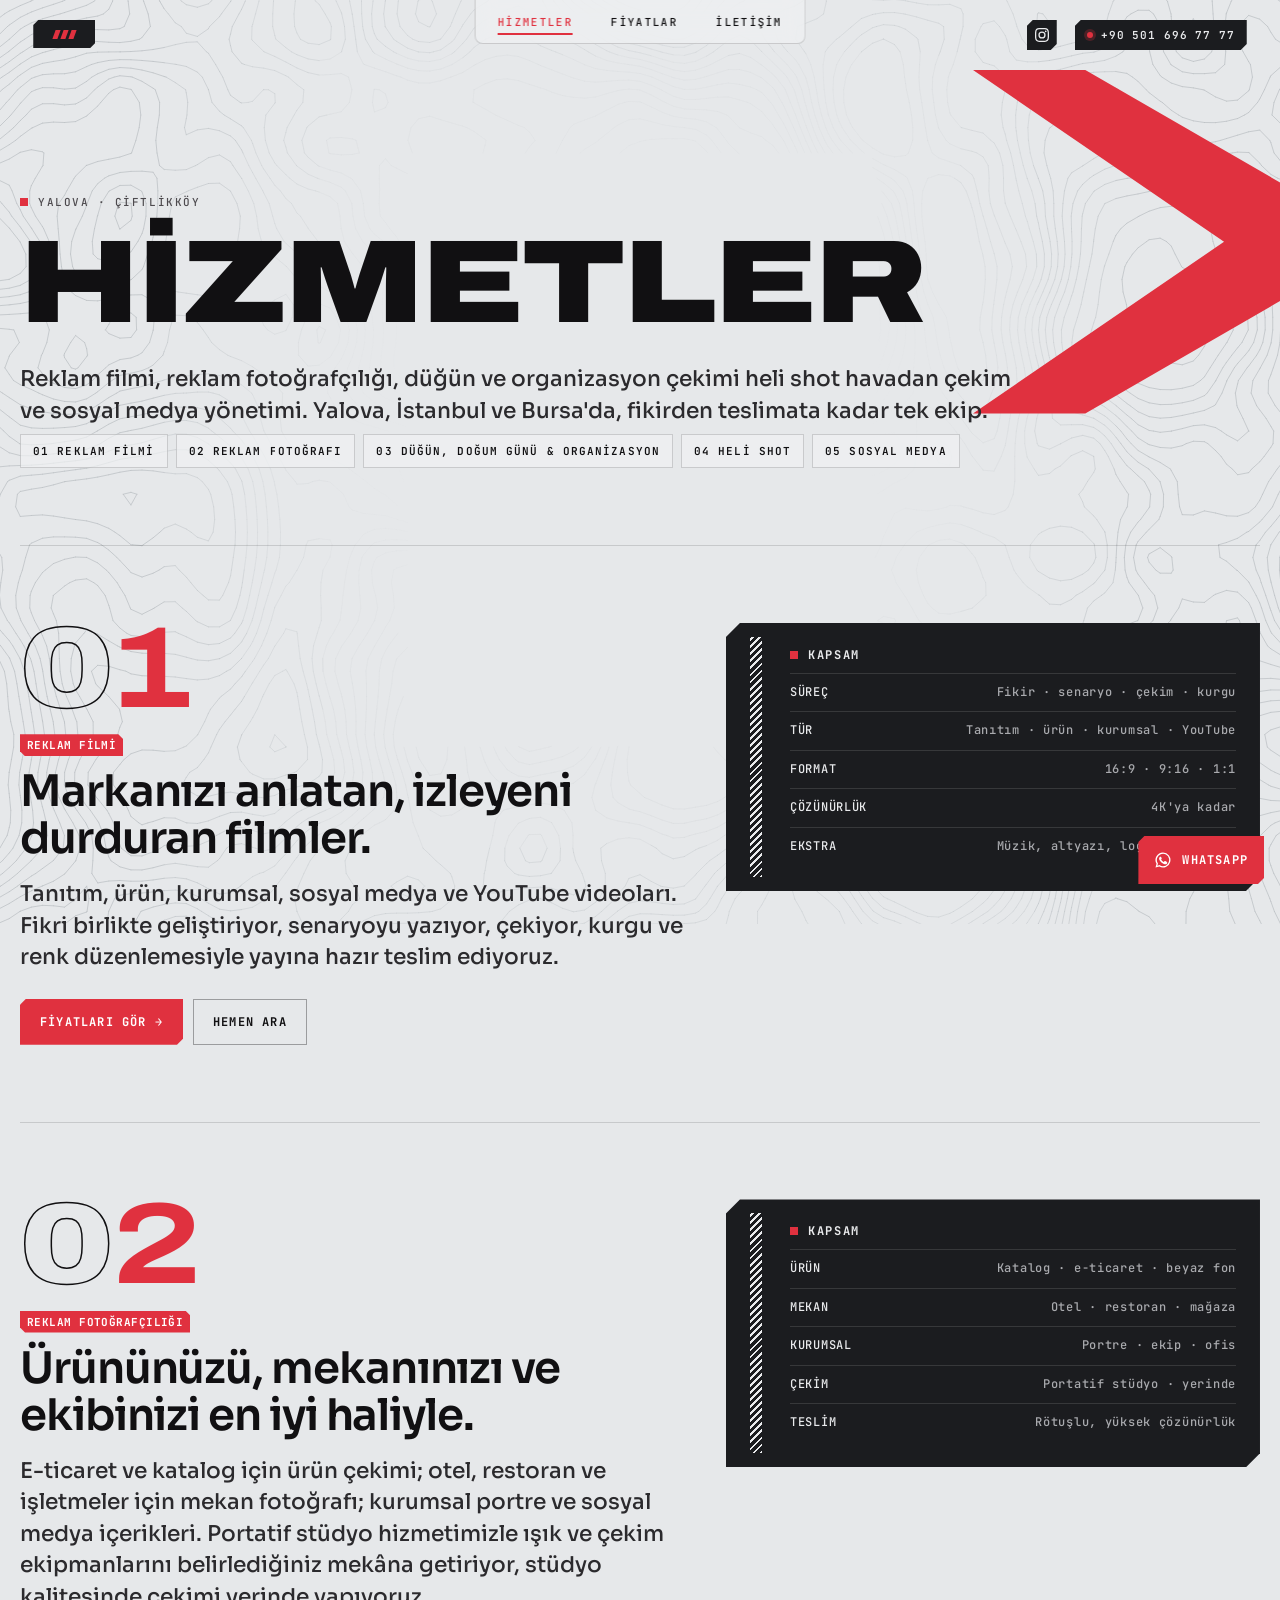
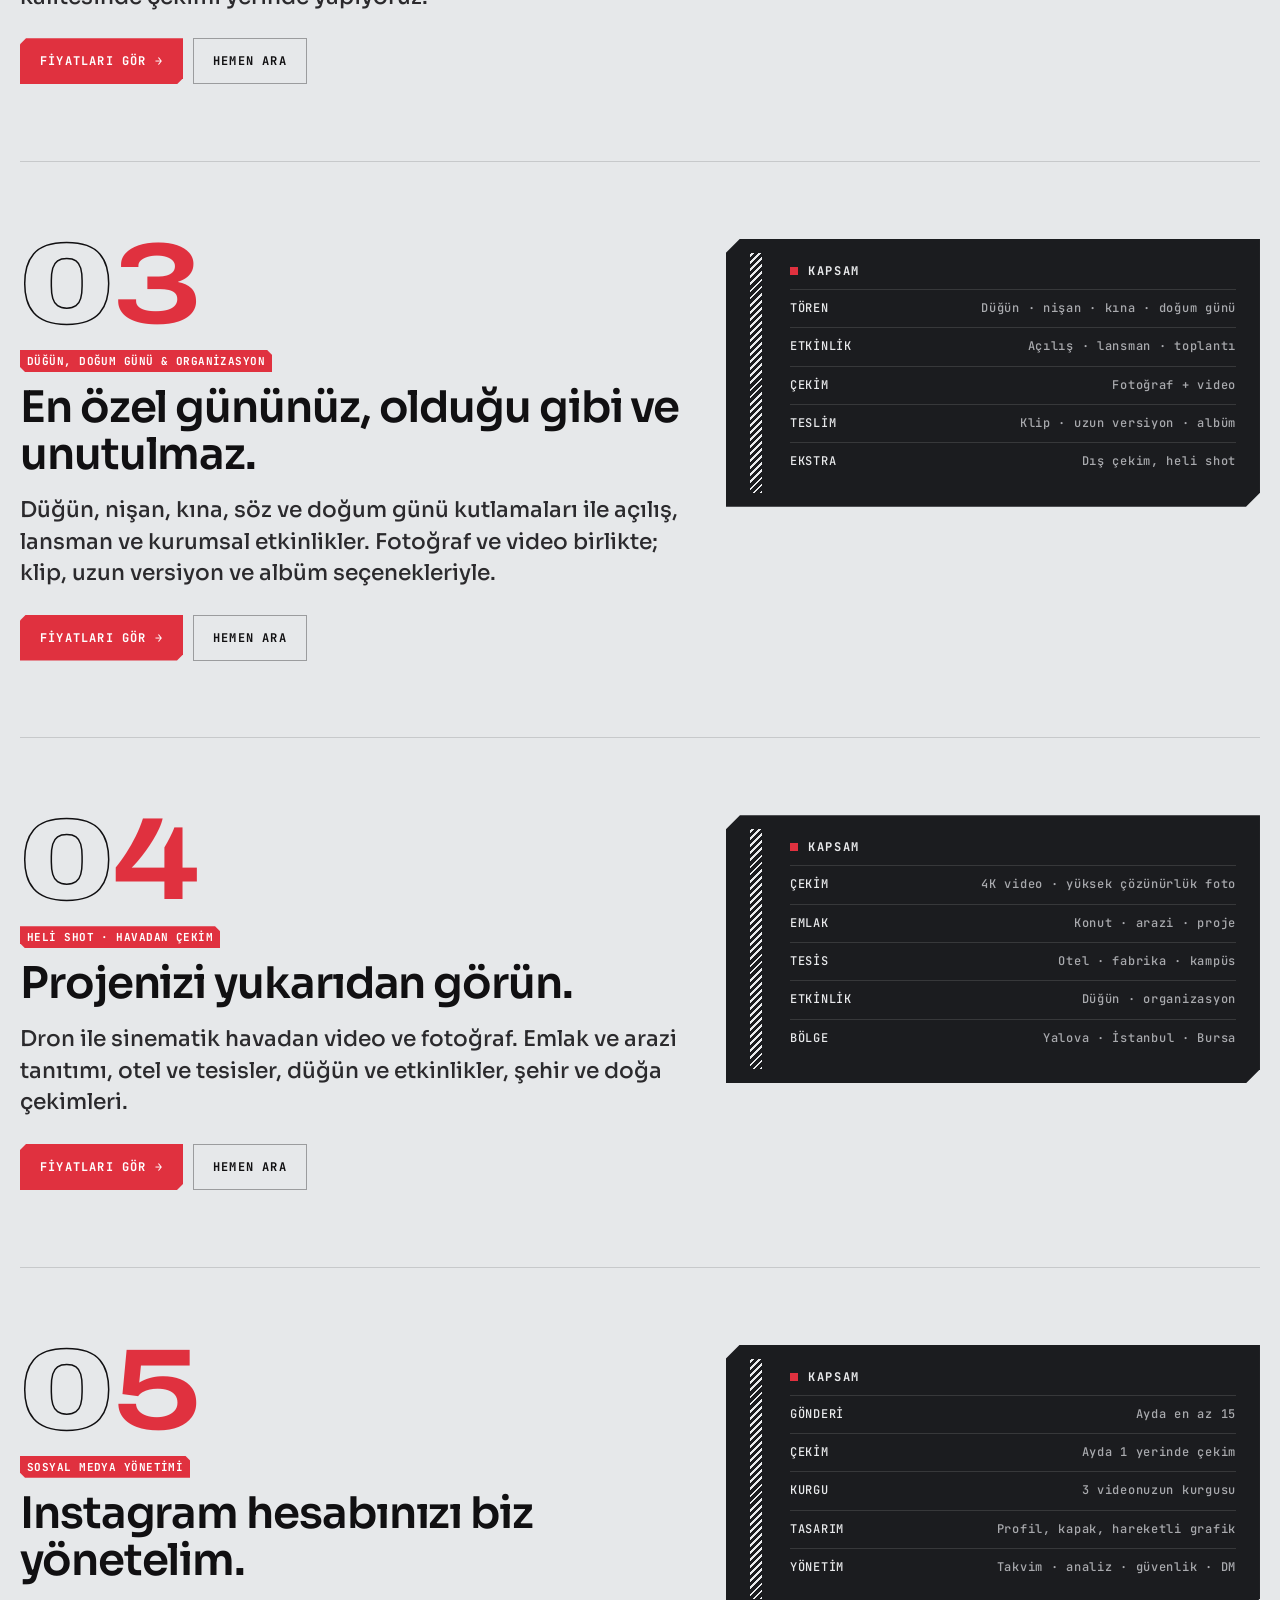
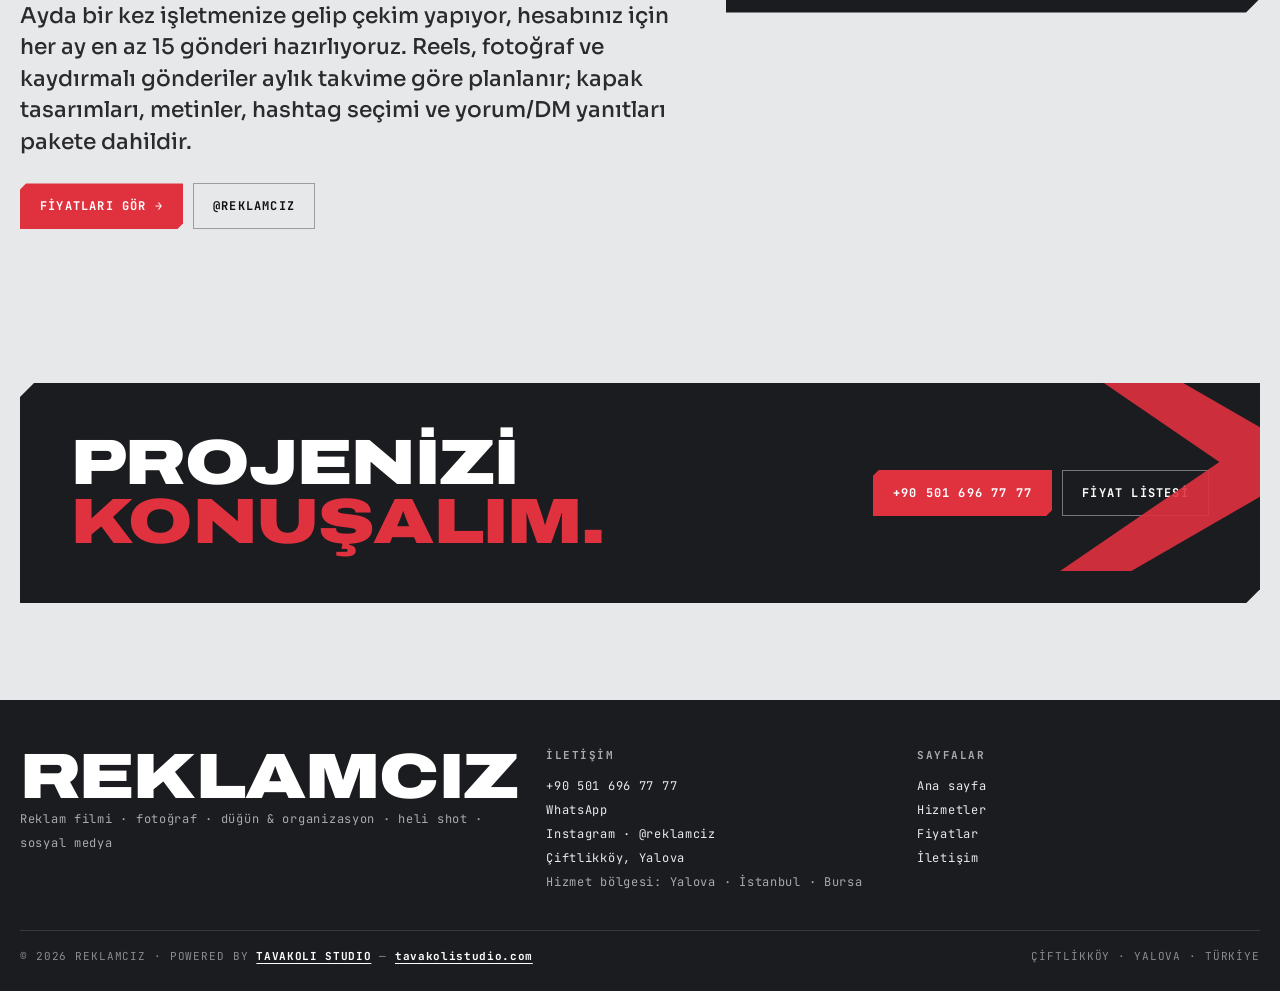
<file: hizmetler.html>
<!doctype html>
<html lang="tr">
<head>
<meta charset="utf-8">
<meta name="viewport" content="width=device-width, initial-scale=1, viewport-fit=cover">
<title>Hizmetler — Reklamcız · Yalova</title>
<meta name="description" content="Yalova, İstanbul ve Bursa'da reklam filmi, reklam fotoğrafçılığı, düğün, nişan ve organizasyon çekimi, heli shot havadan çekim hizmetleri.">
<meta name="theme-color" content="#E6E8EA">
<!--seo-->
<link rel="canonical" href="https://reklamciz.tavakolistudio.workers.dev/hizmetler">
<link rel="icon" href="/assets/favicon.svg" type="image/svg+xml">
<meta name="robots" content="index,follow,max-image-preview:large">
<meta name="author" content="Reklamcız">
<meta property="og:type" content="website">
<meta property="og:locale" content="tr_TR">
<meta property="og:site_name" content="Reklamcız">
<meta property="og:title" content="Hizmetler — Reklamcız · Yalova">
<meta property="og:description" content="Yalova, İstanbul ve Bursa'da reklam filmi, reklam fotoğrafçılığı, düğün, nişan ve organizasyon çekimi, heli shot havadan çekim hizmetleri.">
<meta property="og:url" content="https://reklamciz.tavakolistudio.workers.dev/hizmetler">
<meta property="og:image" content="https://reklamciz.tavakolistudio.workers.dev/assets/og.jpg">
<meta property="og:image:width" content="1200">
<meta property="og:image:height" content="630">
<meta property="og:image:alt" content="Reklamcız — reklam filmi, fotoğraf ve havadan çekim, Yalova">
<meta property="article:modified_time" content="2026-11-23T00:00:00+03:00">
<meta name="twitter:card" content="summary_large_image">
<meta name="twitter:title" content="Hizmetler — Reklamcız · Yalova">
<meta name="twitter:description" content="Yalova, İstanbul ve Bursa'da reklam filmi, reklam fotoğrafçılığı, düğün, nişan ve organizasyon çekimi, heli shot havadan çekim hizmetleri.">
<meta name="twitter:image" content="https://reklamciz.tavakolistudio.workers.dev/assets/og.jpg">
<meta name="geo.region" content="TR-77">
<meta name="geo.placename" content="Çiftlikköy, Yalova">
<script type="application/ld+json">{"@context":"https://schema.org","@graph":[{"@type":["ProfessionalService","LocalBusiness"],"@id":"https://reklamciz.tavakolistudio.workers.dev/#business","name":"Reklamcız","alternateName":"Reklamciz","url":"https://reklamciz.tavakolistudio.workers.dev/","image":"https://reklamciz.tavakolistudio.workers.dev/assets/og.jpg","logo":"https://reklamciz.tavakolistudio.workers.dev/assets/favicon.svg","description":"Yalova Çiftlikköy merkezli reklam filmi, reklam fotoğrafçılığı, düğün ve organizasyon çekimi, heli shot havadan çekim ve sosyal medya yönetimi.","telephone":"+90 501 696 77 77","priceRange":"7.300 TL – 109.900 TL","currenciesAccepted":"TRY","address":{"@type":"PostalAddress","addressLocality":"Çiftlikköy","addressRegion":"Yalova","addressCountry":"TR"},"geo":{"@type":"GeoCoordinates","latitude":40.6603,"longitude":29.3239},"areaServed":[{"@type":"AdministrativeArea","name":"Yalova"},{"@type":"City","name":"İstanbul"},{"@type":"City","name":"Bursa"}],"sameAs":["https://tavakolistudio.com","https://www.instagram.com/reklamciz/"],"contactPoint":{"@type":"ContactPoint","telephone":"+90 501 696 77 77","contactType":"customer service","availableLanguage":["Turkish"]},"knowsAbout":["Reklam filmi","Reklam fotoğrafçılığı","Düğün çekimi","Doğum günü çekimi","Dron çekimi","Heli shot","Sosyal medya yönetimi"],"parentOrganization":{"@type":"Organization","name":"Tavakoli Studio","url":"https://tavakolistudio.com"}},{"@type":"WebSite","@id":"https://reklamciz.tavakolistudio.workers.dev/#website","url":"https://reklamciz.tavakolistudio.workers.dev/","name":"Reklamcız","inLanguage":"tr-TR","publisher":{"@id":"https://reklamciz.tavakolistudio.workers.dev/#business"}},{"@type":"CollectionPage","@id":"https://reklamciz.tavakolistudio.workers.dev/hizmetler#webpage","url":"https://reklamciz.tavakolistudio.workers.dev/hizmetler","name":"Hizmetler — Reklamcız · Yalova","description":"Yalova, İstanbul ve Bursa'da reklam filmi, reklam fotoğrafçılığı, düğün, nişan ve organizasyon çekimi, heli shot havadan çekim hizmetleri.","inLanguage":"tr-TR","isPartOf":{"@id":"https://reklamciz.tavakolistudio.workers.dev/#website"},"about":{"@id":"https://reklamciz.tavakolistudio.workers.dev/#business"},"datePublished":"2026-11-22","dateModified":"2026-11-23","primaryImageOfPage":"https://reklamciz.tavakolistudio.workers.dev/assets/og.jpg"},{"@type":"ItemList","name":"Reklamcız hizmetleri","itemListElement":[{"@type":"ListItem","position":1,"item":{"@type":"Service","name":"Reklam filmi","url":"https://reklamciz.tavakolistudio.workers.dev/hizmetler#reklam-filmi","provider":{"@id":"https://reklamciz.tavakolistudio.workers.dev/#business"},"areaServed":["Yalova","İstanbul","Bursa"]}},{"@type":"ListItem","position":2,"item":{"@type":"Service","name":"Reklam fotoğrafçılığı","url":"https://reklamciz.tavakolistudio.workers.dev/hizmetler#reklam-fotografi","provider":{"@id":"https://reklamciz.tavakolistudio.workers.dev/#business"},"areaServed":["Yalova","İstanbul","Bursa"]}},{"@type":"ListItem","position":3,"item":{"@type":"Service","name":"Düğün, doğum günü ve organizasyon çekimi","url":"https://reklamciz.tavakolistudio.workers.dev/hizmetler#dugun-organizasyon","provider":{"@id":"https://reklamciz.tavakolistudio.workers.dev/#business"},"areaServed":["Yalova","İstanbul","Bursa"]}},{"@type":"ListItem","position":4,"item":{"@type":"Service","name":"Heli shot · dron ile havadan çekim","url":"https://reklamciz.tavakolistudio.workers.dev/hizmetler#heli-shot","provider":{"@id":"https://reklamciz.tavakolistudio.workers.dev/#business"},"areaServed":["Yalova","İstanbul","Bursa"]}},{"@type":"ListItem","position":5,"item":{"@type":"Service","name":"Sosyal medya yönetimi","url":"https://reklamciz.tavakolistudio.workers.dev/hizmetler#sosyal-medya","provider":{"@id":"https://reklamciz.tavakolistudio.workers.dev/#business"},"areaServed":["Yalova","İstanbul","Bursa"]}}]}]}</script>
<!--/seo-->
<link rel="preconnect" href="https://fonts.googleapis.com">
<link rel="preconnect" href="https://fonts.gstatic.com" crossorigin>
<link rel="stylesheet" href="https://fonts.googleapis.com/css2?family=Archivo:wdth,wght@125,900&family=JetBrains+Mono:wght@400..700&family=Sora:wght@400..700&display=swap">
<link rel="stylesheet" href="/assets/site.css">
</head>
<body>
<div class="bgtex" aria-hidden="true"></div>

<header class="top">
  <a class="logo" href="/" aria-label="Reklamcız ana sayfa"><i></i><i></i><i></i></a>
  <nav class="nav" aria-label="Ana menü">
    <a href="/hizmetler" data-page="hizmetler">HİZMETLER</a><a href="/fiyatlar" data-page="fiyatlar">FİYATLAR</a><a href="/iletisim" data-page="iletisim">İLETİŞİM</a>
  </nav>
  <a class="ig" href="https://www.instagram.com/reklamciz/" target="_blank" rel="noopener" aria-label="Instagram: @reklamciz"><svg viewBox="0 0 24 24" aria-hidden="true"><path d="M12 2.2c3.2 0 3.6 0 4.8.1 3.3.1 4.8 1.7 4.9 4.9.1 1.3.1 1.6.1 4.8s0 3.6-.1 4.8c-.1 3.2-1.7 4.8-4.9 4.9-1.3.1-1.6.1-4.8.1s-3.6 0-4.8-.1c-3.3-.1-4.8-1.7-4.9-4.9C2.2 15.6 2.2 15.2 2.2 12s0-3.6.1-4.8C2.4 3.9 3.9 2.4 7.2 2.3 8.4 2.2 8.8 2.2 12 2.2zM12 0C8.7 0 8.3 0 7.1.1 2.7.3.3 2.7.1 7.1 0 8.3 0 8.7 0 12s0 3.7.1 4.9c.2 4.4 2.6 6.8 7 7 1.2.1 1.6.1 4.9.1s3.7 0 4.9-.1c4.4-.2 6.8-2.6 7-7 .1-1.2.1-1.6.1-4.9s0-3.7-.1-4.9c-.2-4.4-2.6-6.8-7-7C15.7 0 15.3 0 12 0zm0 5.8a6.2 6.2 0 1 0 0 12.4 6.2 6.2 0 0 0 0-12.4zM12 16a4 4 0 1 1 0-8 4 4 0 0 1 0 8zm6.4-11.8a1.4 1.4 0 1 0 0 2.9 1.4 1.4 0 0 0 0-2.9z"/></svg></a>
  <a class="phone" href="tel:+905016967777">+90 501 696 77 77</a>
</header>

<main>
  <section class="phead">
    <svg class="chev" viewBox="0 0 620 520" aria-hidden="true"><polygon points="0,0 170,0 620,260 170,520 0,520 380,260"/></svg>
    <div class="wrap">
      <span class="eyebrow reveal">YALOVA · ÇİFTLİKKÖY</span>
      <h1 class="title reveal">HİZMETLER</h1>
      <p class="lead reveal">Reklam filmi, reklam fotoğrafçılığı, düğün ve organizasyon çekimi heli shot havadan çekim ve sosyal medya yönetimi. Yalova, İstanbul ve Bursa'da, fikirden teslimata kadar tek ekip.</p>
      <div class="chips reveal">
        <a href="#reklam-filmi">01 REKLAM FİLMİ</a>
        <a href="#reklam-fotografi">02 REKLAM FOTOĞRAFI</a>
        <a href="#dugun-organizasyon">03 DÜĞÜN, DOĞUM GÜNÜ & ORGANİZASYON</a>
        <a href="#heli-shot">04 HELİ SHOT</a>
        <a href="#sosyal-medya">05 SOSYAL MEDYA</a>
      </div>
    </div>
  </section>

  <div class="wrap">
    <section class="svc" id="reklam-filmi">
      <div class="reveal">
        <div class="num">0<b>1</b></div>
        <span class="tag">REKLAM FİLMİ</span>
        <h2 class="h2">Markanızı anlatan, izleyeni durduran filmler.</h2>
        <p class="lead">Tanıtım, ürün, kurumsal, sosyal medya ve YouTube videoları. Fikri birlikte geliştiriyor, senaryoyu yazıyor, çekiyor, kurgu ve renk düzenlemesiyle yayına hazır teslim ediyoruz.</p>
        <div class="btns"><a class="btn red" href="/fiyatlar#reklam-filmi">FİYATLARI GÖR →</a><a class="btn line" href="tel:+905016967777">HEMEN ARA</a></div>
      </div>
      <div class="dark specs reveal">
        <h3>KAPSAM</h3>
        <ul>
          <li><span>SÜREÇ</span><span>Fikir · senaryo · çekim · kurgu</span></li>
          <li><span>TÜR</span><span>Tanıtım · ürün · kurumsal · YouTube</span></li>
          <li><span>FORMAT</span><span>16:9 · 9:16 · 1:1</span></li>
          <li><span>ÇÖZÜNÜRLÜK</span><span>4K'ya kadar</span></li>
          <li><span>EKSTRA</span><span>Müzik, altyazı, logo animasyonu</span></li>
        </ul>
      </div>
    </section>

    <section class="svc" id="reklam-fotografi">
      <div class="reveal">
        <div class="num">0<b>2</b></div>
        <span class="tag">REKLAM FOTOĞRAFÇILIĞI</span>
        <h2 class="h2">Ürününüzü, mekanınızı ve ekibinizi en iyi haliyle.</h2>
        <p class="lead">E-ticaret ve katalog için ürün çekimi; otel, restoran ve işletmeler için mekan fotoğrafı; kurumsal portre ve sosyal medya içerikleri. Portatif stüdyo hizmetimizle ışık ve çekim ekipmanlarını belirlediğiniz mekâna getiriyor, stüdyo kalitesinde çekimi yerinde yapıyoruz.</p>
        <div class="btns"><a class="btn red" href="/fiyatlar#reklam-fotografi">FİYATLARI GÖR →</a><a class="btn line" href="tel:+905016967777">HEMEN ARA</a></div>
      </div>
      <div class="dark specs reveal">
        <h3>KAPSAM</h3>
        <ul>
          <li><span>ÜRÜN</span><span>Katalog · e-ticaret · beyaz fon</span></li>
          <li><span>MEKAN</span><span>Otel · restoran · mağaza</span></li>
          <li><span>KURUMSAL</span><span>Portre · ekip · ofis</span></li>
          <li><span>ÇEKİM</span><span>Portatif stüdyo · yerinde</span></li>
          <li><span>TESLİM</span><span>Rötuşlu, yüksek çözünürlük</span></li>
        </ul>
      </div>
    </section>

    <section class="svc" id="dugun-organizasyon">
      <div class="reveal">
        <div class="num">0<b>3</b></div>
        <span class="tag">DÜĞÜN, DOĞUM GÜNÜ & ORGANİZASYON</span>
        <h2 class="h2">En özel gününüz, olduğu gibi ve unutulmaz.</h2>
        <p class="lead">Düğün, nişan, kına, söz ve doğum günü kutlamaları ile açılış, lansman ve kurumsal etkinlikler. Fotoğraf ve video birlikte; klip, uzun versiyon ve albüm seçenekleriyle.</p>
        <div class="btns"><a class="btn red" href="/fiyatlar#dugun-organizasyon">FİYATLARI GÖR →</a><a class="btn line" href="tel:+905016967777">HEMEN ARA</a></div>
      </div>
      <div class="dark specs reveal">
        <h3>KAPSAM</h3>
        <ul>
          <li><span>TÖREN</span><span>Düğün · nişan · kına · doğum günü</span></li>
          <li><span>ETKİNLİK</span><span>Açılış · lansman · toplantı</span></li>
          <li><span>ÇEKİM</span><span>Fotoğraf + video</span></li>
          <li><span>TESLİM</span><span>Klip · uzun versiyon · albüm</span></li>
          <li><span>EKSTRA</span><span>Dış çekim, heli shot</span></li>
        </ul>
      </div>
    </section>

    <section class="svc" id="heli-shot">
      <div class="reveal">
        <div class="num">0<b>4</b></div>
        <span class="tag">HELİ SHOT · HAVADAN ÇEKİM</span>
        <h2 class="h2">Projenizi yukarıdan görün.</h2>
        <p class="lead">Dron ile sinematik havadan video ve fotoğraf. Emlak ve arazi tanıtımı, otel ve tesisler, düğün ve etkinlikler, şehir ve doğa çekimleri.</p>
        <div class="btns"><a class="btn red" href="/fiyatlar#heli-shot">FİYATLARI GÖR →</a><a class="btn line" href="tel:+905016967777">HEMEN ARA</a></div>
      </div>
      <div class="dark specs reveal">
        <h3>KAPSAM</h3>
        <ul>
          <li><span>ÇEKİM</span><span>4K video · yüksek çözünürlük foto</span></li>
          <li><span>EMLAK</span><span>Konut · arazi · proje</span></li>
          <li><span>TESİS</span><span>Otel · fabrika · kampüs</span></li>
          <li><span>ETKİNLİK</span><span>Düğün · organizasyon</span></li>
          <li><span>BÖLGE</span><span>Yalova · İstanbul · Bursa</span></li>
        </ul>
      </div>
    </section>
    <section class="svc" id="sosyal-medya">
      <div class="reveal">
        <div class="num">0<b>5</b></div>
        <span class="tag">SOSYAL MEDYA YÖNETİMİ</span>
        <h2 class="h2">Instagram hesabınızı biz yönetelim.</h2>
        <p class="lead">Ayda bir kez işletmenize gelip çekim yapıyor, hesabınız için her ay en az 15 gönderi hazırlıyoruz. Reels, fotoğraf ve kaydırmalı gönderiler aylık takvime göre planlanır; kapak tasarımları, metinler, hashtag seçimi ve yorum/DM yanıtları pakete dahildir.</p>
        <div class="btns"><a class="btn red" href="/fiyatlar#sosyal-medya">FİYATLARI GÖR →</a><a class="btn line" href="https://www.instagram.com/reklamciz/" target="_blank" rel="noopener">@REKLAMCIZ</a></div>
      </div>
      <div class="dark specs reveal">
        <h3>KAPSAM</h3>
        <ul>
          <li><span>GÖNDERİ</span><span>Ayda en az 15</span></li>
          <li><span>ÇEKİM</span><span>Ayda 1 yerinde çekim</span></li>
          <li><span>KURGU</span><span>3 videonuzun kurgusu</span></li>
          <li><span>TASARIM</span><span>Profil, kapak, hareketli grafik</span></li>
          <li><span>YÖNETİM</span><span>Takvim · analiz · güvenlik · DM</span></li>
        </ul>
      </div>
    </section>
  </div>

  <section class="closing">
    <div class="wrap">
      <div class="dark reveal">
        <svg class="chev" viewBox="0 0 620 520" aria-hidden="true"><polygon points="0,0 170,0 620,260 170,520 0,520 380,260"/></svg>
        <h2 class="title">PROJENİZİ<br><em>KONUŞALIM.</em></h2>
        <div class="btns"><a class="btn red" href="tel:+905016967777">+90 501 696 77 77</a><a class="btn line" style="color:#fff;box-shadow:inset 0 0 0 1px rgba(255,255,255,.4)" href="/fiyatlar">FİYAT LİSTESİ</a></div>
      </div>
    </div>
  </section>
</main>

<footer class="foot">
  <div class="wrap">
    <div class="fg">
      <div><div class="title">REKLAMCIZ</div><p class="muted" style="color:#a9aaae">Reklam filmi · fotoğraf · düğün & organizasyon · heli shot · sosyal medya</p></div>
      <div><h4>İLETİŞİM</h4><a href="tel:+905016967777">+90 501 696 77 77</a><br><a href="https://wa.me/905016967777" target="_blank" rel="noopener">WhatsApp</a><br><a href="https://www.instagram.com/reklamciz/" target="_blank" rel="noopener">Instagram · @reklamciz</a><p>Çiftlikköy, Yalova</p><p style="color:#a9aaae">Hizmet bölgesi: Yalova · İstanbul · Bursa</p></div>
      <div><h4>SAYFALAR</h4><a href="/">Ana sayfa</a><br><a href="/hizmetler">Hizmetler</a><br><a href="/fiyatlar">Fiyatlar</a><br><a href="/iletisim">İletişim</a></div>
    </div>
    <div class="base"><span>© 2026 REKLAMCIZ · POWERED BY <a class="pb" href="https://tavakolistudio.com" target="_blank" rel="noopener">TAVAKOLI STUDIO</a> — <a class="pb" href="https://tavakolistudio.com" target="_blank" rel="noopener">tavakolistudio.com</a></span><span>ÇİFTLİKKÖY · YALOVA · TÜRKİYE</span></div>
  </div>
</footer>

<a class="wa" href="https://wa.me/905016967777?text=Merhaba%2C%20bilgi%20almak%20istiyorum." target="_blank" rel="noopener" aria-label="WhatsApp ile yazın"><svg viewBox="0 0 24 24" aria-hidden="true"><path d="M12 2a10 10 0 0 0-8.6 15.1L2 22l5-1.3A10 10 0 1 0 12 2zm0 18.2a8.2 8.2 0 0 1-4.2-1.2l-.3-.2-3 .8.8-2.9-.2-.3A8.2 8.2 0 1 1 12 20.2zm4.5-6.1c-.2-.1-1.5-.7-1.7-.8-.2-.1-.4-.1-.6.1l-.8 1c-.1.2-.3.2-.5.1a6.7 6.7 0 0 1-3.3-2.9c-.3-.4.2-.4.7-1.3.1-.2 0-.3 0-.4l-.8-1.8c-.2-.5-.4-.4-.6-.4h-.5a1 1 0 0 0-.7.3 3 3 0 0 0-.9 2.2 5.2 5.2 0 0 0 1.1 2.8 11.9 11.9 0 0 0 4.6 4c1.7.7 2.4.8 3.2.7.5-.1 1.5-.6 1.8-1.2.2-.6.2-1.1.1-1.2l-.4-.2z"/></svg>WHATSAPP</a>

<script src="/assets/site.js"></script>
</body>
</html>
</file>
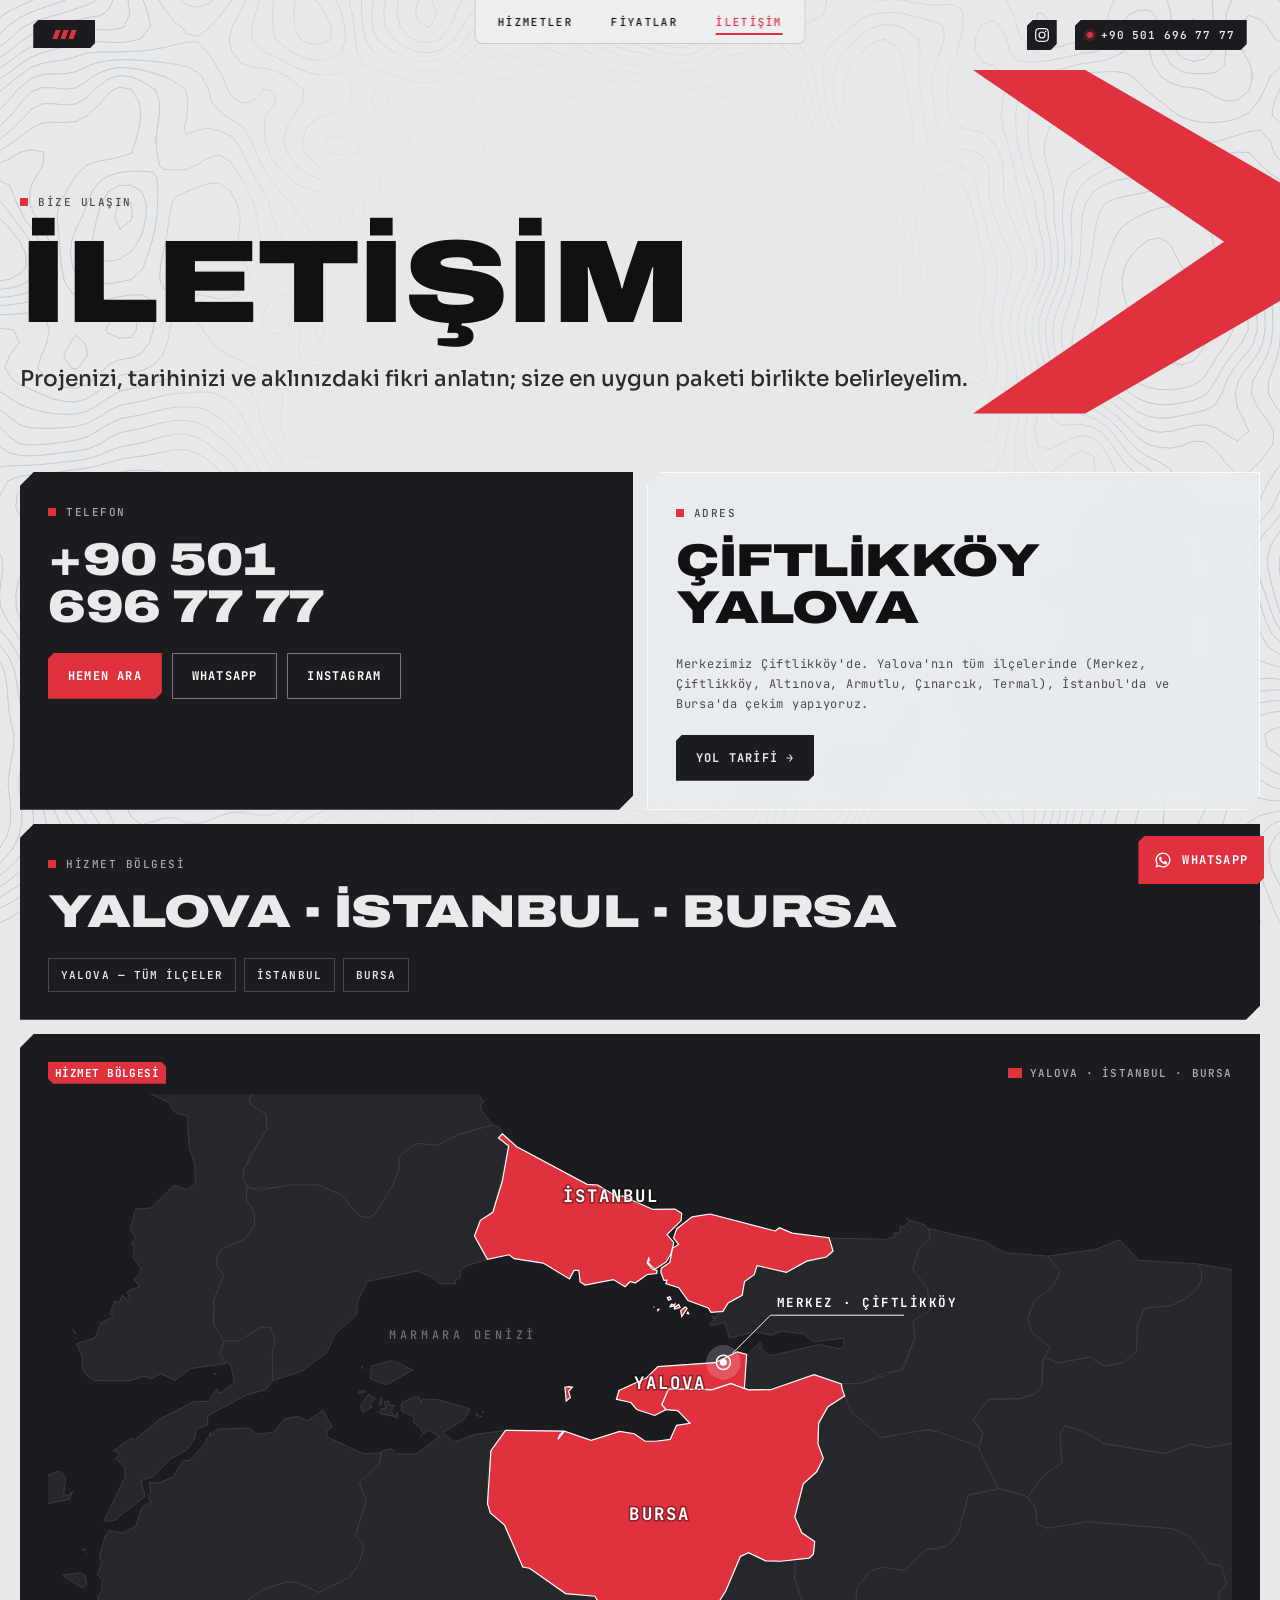
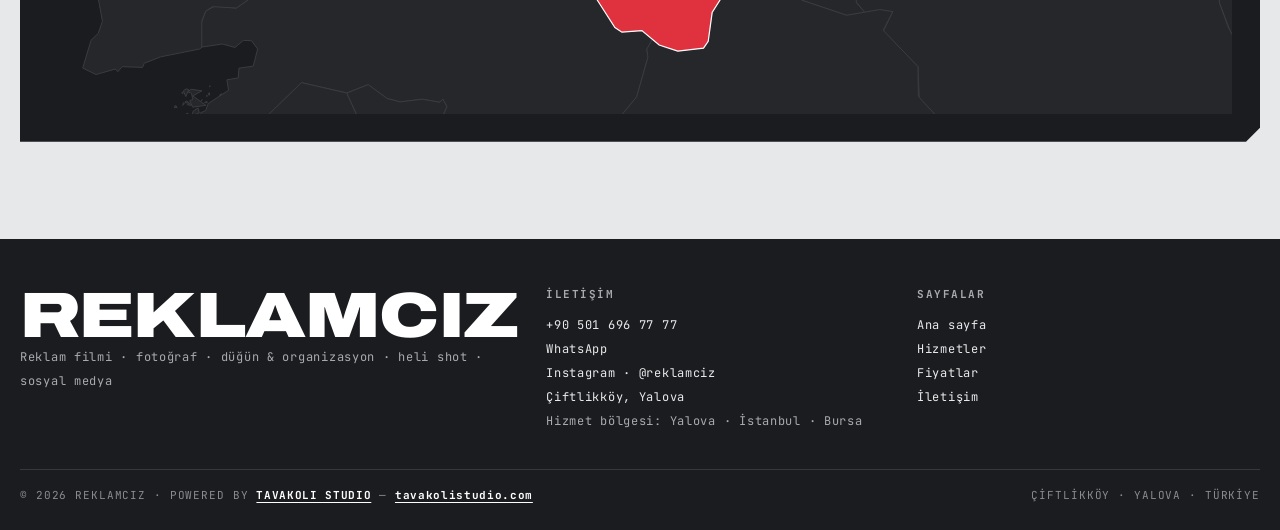
<file: iletisim.html>
<!doctype html>
<html lang="tr">
<head>
<meta charset="utf-8">
<meta name="viewport" content="width=device-width, initial-scale=1, viewport-fit=cover">
<title>İletişim — Reklamcız · Yalova</title>
<meta name="description" content="Reklamcız iletişim: +90 501 696 77 77 · Çiftlikköy, Yalova. Reklam filmi, fotoğraf, düğün ve heli shot çekimleri için bize ulaşın.">
<meta name="theme-color" content="#E6E8EA">
<!--seo-->
<link rel="canonical" href="https://reklamciz.tavakolistudio.workers.dev/iletisim">
<link rel="icon" href="/assets/favicon.svg" type="image/svg+xml">
<meta name="robots" content="index,follow,max-image-preview:large">
<meta name="author" content="Reklamcız">
<meta property="og:type" content="website">
<meta property="og:locale" content="tr_TR">
<meta property="og:site_name" content="Reklamcız">
<meta property="og:title" content="İletişim — Reklamcız · Yalova">
<meta property="og:description" content="Reklamcız iletişim: +90 501 696 77 77 · Çiftlikköy, Yalova. Reklam filmi, fotoğraf, düğün ve heli shot çekimleri için bize ulaşın.">
<meta property="og:url" content="https://reklamciz.tavakolistudio.workers.dev/iletisim">
<meta property="og:image" content="https://reklamciz.tavakolistudio.workers.dev/assets/og.jpg">
<meta property="og:image:width" content="1200">
<meta property="og:image:height" content="630">
<meta property="og:image:alt" content="Reklamcız — reklam filmi, fotoğraf ve havadan çekim, Yalova">
<meta property="article:modified_time" content="2026-11-23T00:00:00+03:00">
<meta name="twitter:card" content="summary_large_image">
<meta name="twitter:title" content="İletişim — Reklamcız · Yalova">
<meta name="twitter:description" content="Reklamcız iletişim: +90 501 696 77 77 · Çiftlikköy, Yalova. Reklam filmi, fotoğraf, düğün ve heli shot çekimleri için bize ulaşın.">
<meta name="twitter:image" content="https://reklamciz.tavakolistudio.workers.dev/assets/og.jpg">
<meta name="geo.region" content="TR-77">
<meta name="geo.placename" content="Çiftlikköy, Yalova">
<script type="application/ld+json">{"@context":"https://schema.org","@graph":[{"@type":["ProfessionalService","LocalBusiness"],"@id":"https://reklamciz.tavakolistudio.workers.dev/#business","name":"Reklamcız","alternateName":"Reklamciz","url":"https://reklamciz.tavakolistudio.workers.dev/","image":"https://reklamciz.tavakolistudio.workers.dev/assets/og.jpg","logo":"https://reklamciz.tavakolistudio.workers.dev/assets/favicon.svg","description":"Yalova Çiftlikköy merkezli reklam filmi, reklam fotoğrafçılığı, düğün ve organizasyon çekimi, heli shot havadan çekim ve sosyal medya yönetimi.","telephone":"+90 501 696 77 77","priceRange":"7.300 TL – 109.900 TL","currenciesAccepted":"TRY","address":{"@type":"PostalAddress","addressLocality":"Çiftlikköy","addressRegion":"Yalova","addressCountry":"TR"},"geo":{"@type":"GeoCoordinates","latitude":40.6603,"longitude":29.3239},"areaServed":[{"@type":"AdministrativeArea","name":"Yalova"},{"@type":"City","name":"İstanbul"},{"@type":"City","name":"Bursa"}],"sameAs":["https://tavakolistudio.com","https://www.instagram.com/reklamciz/"],"contactPoint":{"@type":"ContactPoint","telephone":"+90 501 696 77 77","contactType":"customer service","availableLanguage":["Turkish"]},"knowsAbout":["Reklam filmi","Reklam fotoğrafçılığı","Düğün çekimi","Doğum günü çekimi","Dron çekimi","Heli shot","Sosyal medya yönetimi"],"parentOrganization":{"@type":"Organization","name":"Tavakoli Studio","url":"https://tavakolistudio.com"}},{"@type":"WebSite","@id":"https://reklamciz.tavakolistudio.workers.dev/#website","url":"https://reklamciz.tavakolistudio.workers.dev/","name":"Reklamcız","inLanguage":"tr-TR","publisher":{"@id":"https://reklamciz.tavakolistudio.workers.dev/#business"}},{"@type":"ContactPage","@id":"https://reklamciz.tavakolistudio.workers.dev/iletisim#webpage","url":"https://reklamciz.tavakolistudio.workers.dev/iletisim","name":"İletişim — Reklamcız · Yalova","description":"Reklamcız iletişim: +90 501 696 77 77 · Çiftlikköy, Yalova. Reklam filmi, fotoğraf, düğün ve heli shot çekimleri için bize ulaşın.","inLanguage":"tr-TR","isPartOf":{"@id":"https://reklamciz.tavakolistudio.workers.dev/#website"},"about":{"@id":"https://reklamciz.tavakolistudio.workers.dev/#business"},"datePublished":"2026-11-22","dateModified":"2026-11-23","primaryImageOfPage":"https://reklamciz.tavakolistudio.workers.dev/assets/og.jpg"}]}</script>
<!--/seo-->
<link rel="preconnect" href="https://fonts.googleapis.com">
<link rel="preconnect" href="https://fonts.gstatic.com" crossorigin>
<link rel="stylesheet" href="https://fonts.googleapis.com/css2?family=Archivo:wdth,wght@125,900&family=JetBrains+Mono:wght@400..700&family=Sora:wght@400..700&display=swap">
<link rel="stylesheet" href="/assets/site.css">
</head>
<body>
<div class="bgtex" aria-hidden="true"></div>

<header class="top">
  <a class="logo" href="/" aria-label="Reklamcız ana sayfa"><i></i><i></i><i></i></a>
  <nav class="nav" aria-label="Ana menü">
    <a href="/hizmetler" data-page="hizmetler">HİZMETLER</a><a href="/fiyatlar" data-page="fiyatlar">FİYATLAR</a><a href="/iletisim" data-page="iletisim">İLETİŞİM</a>
  </nav>
  <a class="ig" href="https://www.instagram.com/reklamciz/" target="_blank" rel="noopener" aria-label="Instagram: @reklamciz"><svg viewBox="0 0 24 24" aria-hidden="true"><path d="M12 2.2c3.2 0 3.6 0 4.8.1 3.3.1 4.8 1.7 4.9 4.9.1 1.3.1 1.6.1 4.8s0 3.6-.1 4.8c-.1 3.2-1.7 4.8-4.9 4.9-1.3.1-1.6.1-4.8.1s-3.6 0-4.8-.1c-3.3-.1-4.8-1.7-4.9-4.9C2.2 15.6 2.2 15.2 2.2 12s0-3.6.1-4.8C2.4 3.9 3.9 2.4 7.2 2.3 8.4 2.2 8.8 2.2 12 2.2zM12 0C8.7 0 8.3 0 7.1.1 2.7.3.3 2.7.1 7.1 0 8.3 0 8.7 0 12s0 3.7.1 4.9c.2 4.4 2.6 6.8 7 7 1.2.1 1.6.1 4.9.1s3.7 0 4.9-.1c4.4-.2 6.8-2.6 7-7 .1-1.2.1-1.6.1-4.9s0-3.7-.1-4.9c-.2-4.4-2.6-6.8-7-7C15.7 0 15.3 0 12 0zm0 5.8a6.2 6.2 0 1 0 0 12.4 6.2 6.2 0 0 0 0-12.4zM12 16a4 4 0 1 1 0-8 4 4 0 0 1 0 8zm6.4-11.8a1.4 1.4 0 1 0 0 2.9 1.4 1.4 0 0 0 0-2.9z"/></svg></a>
  <a class="phone" href="tel:+905016967777">+90 501 696 77 77</a>
</header>

<main>
  <section class="phead">
    <svg class="chev" viewBox="0 0 620 520" aria-hidden="true"><polygon points="0,0 170,0 620,260 170,520 0,520 380,260"/></svg>
    <div class="wrap">
      <span class="eyebrow reveal">BİZE ULAŞIN</span>
      <h1 class="title reveal">İLETİŞİM</h1>
      <p class="lead reveal">Projenizi, tarihinizi ve aklınızdaki fikri anlatın; size en uygun paketi birlikte belirleyelim.</p>
    </div>
  </section>

  <div class="wrap">
    <div class="cgrid">
      <div class="dark cbox reveal">
        <span class="eyebrow" style="color:#a9aaae">TELEFON</span>
        <a class="big" href="tel:+905016967777">+90 501<br>696 77 77</a>
        <div class="btns"><a class="btn red" href="tel:+905016967777">HEMEN ARA</a><a class="btn line" style="color:#fff;box-shadow:inset 0 0 0 1px rgba(255,255,255,.4)" href="https://wa.me/905016967777?text=Merhaba%2C%20bilgi%20almak%20istiyorum." target="_blank" rel="noopener">WHATSAPP</a><a class="btn line" style="color:#fff;box-shadow:inset 0 0 0 1px rgba(255,255,255,.4)" href="https://www.instagram.com/reklamciz/" target="_blank" rel="noopener">INSTAGRAM</a></div>
      </div>
      <div class="glass cbox reveal">
        <span class="eyebrow">ADRES</span>
        <span class="big">ÇİFTLİKKÖY<br>YALOVA</span>
        <p class="mono muted" style="font-size:12px;letter-spacing:.06em;line-height:1.7">Merkezimiz Çiftlikköy'de. Yalova'nın tüm ilçelerinde (Merkez, Çiftlikköy, Altınova, Armutlu, Çınarcık, Termal), İstanbul'da ve Bursa'da çekim yapıyoruz.</p>
        <div class="btns" style="margin-top:20px"><a class="btn dark" href="https://www.google.com/maps/search/?api=1&amp;query=%C3%87iftlikk%C3%B6y%2C%20Yalova" target="_blank" rel="noopener">YOL TARİFİ →</a></div>
      </div>
      <div class="dark cbox reveal" style="grid-column:1/-1">
        <span class="eyebrow" style="color:#a9aaae">HİZMET BÖLGESİ</span>
        <span class="big">YALOVA · İSTANBUL · BURSA</span>
        <div class="chips"><span style="background:transparent;color:var(--light);border-color:rgba(255,255,255,.2)">YALOVA — TÜM İLÇELER</span><span style="background:transparent;color:var(--light);border-color:rgba(255,255,255,.2)">İSTANBUL</span><span style="background:transparent;color:var(--light);border-color:rgba(255,255,255,.2)">BURSA</span></div>
      </div>
      <div class="dark covbox reveal">
        <div class="covhead"><span class="tag">HİZMET BÖLGESİ</span><span class="covleg"><i></i>YALOVA · İSTANBUL · BURSA</span></div>
        <svg class="covmap" viewBox="0 0 1000 789" role="img" aria-labelledby="covT covD" xmlns="http://www.w3.org/2000/svg">
<title id="covT">Hizmet bölgesi haritası</title><desc id="covD">Reklamcız hizmet bölgesi: Yalova (tüm ilçeler), İstanbul ve Bursa. Merkez: Çiftlikköy, Yalova.</desc>
<g class="base"><path d="M1572.0 422.9L1580.2 443.4L1591.9 450.0L1607.7 448.9L1616.0 432.0L1627.5 431.0L1707.3 467.4L1688.2 492.5L1669.1 543.1L1679.3 570.0L1679.1 587.7L1673.8 597.0L1633.5 620.1L1614.1 640.7L1605.0 674.4L1604.4 698.8L1596.4 735.8L1583.3 763.8L1596.7 779.1L1617.3 783.4L1622.6 796.5L1616.4 813.5L1629.2 834.7L1657.0 803.9L1674.5 831.3L1760.7 875.9L1747.1 902.8L1761.7 949.3L1756.0 959.8L1732.2 981.0L1695.4 982.7L1641.3 1007.2L1615.5 956.1L1618.5 875.2L1572.0 796.7L1553.8 815.1L1538.8 815.7L1530.4 835.3L1515.7 846.1L1498.1 836.9L1483.7 837.6L1460.5 860.7L1450.7 876.9L1414.0 871.3L1392.1 889.5L1348.6 865.3L1307.5 877.6L1295.9 873.6L1245.8 830.5L1273.2 812.9L1277.8 762.2L1273.4 721.8L1252.0 685.9L1237.3 647.6L1236.8 635.1L1246.5 621.9L1239.4 600.2L1224.3 597.3L1199.0 562.8L1179.3 553.5L1069.0 544.4L1030.9 552.6L1011.0 551.6L1004.9 547.2L1003.4 526.3L993.5 512.8L1013.8 485.6L1036.9 469.3L1034.3 435.2L1040.2 422.2L1061.1 427.7L1091.0 444.9L1166.7 457.5L1201.3 445.8L1223.4 449.8L1250.8 445.3L1311.4 419.3L1368.2 422.3L1394.0 384.6L1382.6 344.6L1400.3 327.4L1438.7 327.9L1513.9 362.2L1572.0 422.9Z"/><path d="M-75.3 787.9L-74.3 794.6L-80.7 796.6L-77.3 788.5L-75.3 787.9ZM-90.2 778.6L-89.1 780.7L-92.3 781.0L-92.0 778.6L-90.2 778.6ZM-73.4 774.9L-71.8 778.1L-76.2 777.1L-74.5 775.0ZM-80.6 774.3L-80.0 776.1L-81.8 778.1L-81.4 775.4L-80.6 774.3ZM-51.2 772.8L-50.8 774.9L-54.1 774.3L-51.2 772.8ZM-76.2 772.5L-74.6 774.5L-78.6 774.9L-78.6 773.0L-76.2 772.5ZM-56.9 771.1L-58.8 771.9L-56.9 771.1ZM-50.7 765.3L-51.1 766.9L-51.5 765.5ZM-32.9 762.9L-32.9 764.4L-35.0 765.2L-32.9 762.9ZM-48.0 761.9L-47.6 764.8L-49.2 764.7L-49.3 762.8L-48.0 761.9ZM-81.9 761.1L-81.1 762.4L-82.6 763.3L-82.9 761.4ZM-71.4 757.5L-57.5 759.5L-69.2 766.0L-52.3 778.0L-69.3 780.3L-73.0 772.0L-69.1 770.5L-70.7 762.6L-75.3 760.9L-71.4 757.5ZM-77.5 757.0L-74.2 757.9L-78.0 766.8L-81.1 759.5L-77.5 757.0ZM-46.9 752.9L-47.1 754.1L-48.5 754.3L-46.9 752.9ZM222.5 434.6L222.0 436.0L220.5 436.3L222.5 434.6ZM298.0 409.5L298.5 411.1L296.5 410.3L297.6 409.2ZM291.7 406.7L293.7 407.4L295.1 410.4L290.7 408.5L291.7 406.7ZM190.8 405.4L191.8 412.2L188.9 412.5L187.7 410.0L190.8 405.4ZM299.7 404.6L301.4 404.8L299.5 405.7ZM166.5 404.5L166.1 405.9L166.5 404.5ZM180.3 390.8L180.9 395.3L187.9 396.8L183.1 403.7L187.4 410.3L169.5 406.8L170.7 400.2L177.0 400.6L174.8 391.6L180.3 390.8ZM170.9 385.3L171.6 392.7L170.1 396.3L168.1 395.1L170.9 385.3ZM213.4 385.2L219.3 385.9L221.2 392.6L223.6 388.2L242.7 388.9L283.0 400.7L276.5 414.3L249.2 430.6L263.6 442.9L290.2 433.2L328.9 428.0L309.9 455.9L305.9 489.9L305.9 521.5L309.6 533.0L327.7 548.7L350.8 601.9L359.5 603.5L405.3 635.8L442.5 639.1L471.9 682.3L502.4 682.9L511.8 688.5L515.8 694.0L508.7 706.6L510.1 716.8L495.8 767.2L473.3 794.4L440.3 810.8L440.5 833.8L425.7 828.5L391.7 846.9L316.5 873.7L303.2 867.0L289.3 831.0L274.3 815.2L248.9 810.1L245.6 799.1L254.3 779.5L249.1 770.2L245.4 774.1L222.9 770.2L194.8 773.6L178.2 769.3L154.1 751.6L126.9 762.3L69.2 749.1L14.4 802.4L-28.8 831.2L-40.2 821.8L-45.5 802.5L-72.6 798.1L-68.6 785.3L-62.4 781.3L-60.8 787.8L-67.4 790.0L-57.3 795.9L-59.1 787.4L-52.7 784.7L-49.5 775.7L-23.6 758.8L-25.7 745.5L-11.3 743.1L-10.4 730.7L7.8 728.1L13.4 706.3L5.7 695.8L-4.7 695.3L-15.4 704.3L-31.4 699.9L-59.3 704.1L-58.4 673.8L-52.8 658.2L-40.5 651.4L-13.7 654.2L20.1 630.5L47.9 621.3L64.3 621.3L91.1 634.3L130.9 614.8L143.1 595.9L148.2 578.7L146.9 570.7L137.6 562.3L151.6 519.3L143.2 492.8L168.8 469.8L171.8 454.3L183.2 451.5L189.9 458.0L215.2 458.2L245.0 435.9L231.1 427.5L223.8 432.7L220.8 424.4L211.4 417.4L213.0 411.2L196.6 403.6L196.3 393.5L213.4 385.2ZM154.4 382.1L163.2 387.5L155.9 394.4L159.3 398.4L147.4 405.1L144.5 396.5L154.4 382.1ZM150.5 376.9L151.6 378.9L141.3 381.7L141.8 378.9L150.5 376.9ZM146.4 346.2L147.0 349.6L144.9 348.0L146.4 346.2ZM194.8 340.6L194.2 342.4L194.8 340.6ZM183.9 339.2L211.0 350.9L177.2 370.1L157.3 362.7L158.2 346.3L183.9 339.2Z"/><path d="M809.5 437.9L850.9 426.5L891.4 431.0L931.0 448.7L956.7 502.4L917.8 510.6L905.8 556.7L891.2 575.1L864.1 579.6L837.2 606.6L806.1 602.3L789.6 610.3L774.9 634.0L775.7 647.9L786.2 659.8L763.0 663.4L705.7 644.1L696.7 616.3L698.2 598.5L694.3 590.0L717.7 589.7L722.1 581.9L722.3 569.5L705.9 558.4L697.0 538.3L707.8 496.2L724.8 480.8L732.9 465.1L726.5 445.4L726.3 424.1L734.7 403.6L747.9 389.6L760.4 384.2L770.4 405.8L809.5 437.9Z"/><path d="M1253.0 223.7L1346.3 227.4L1345.5 249.5L1402.0 275.4L1410.0 293.0L1405.4 319.4L1382.6 344.6L1394.0 384.6L1372.0 419.6L1355.8 423.2L1311.4 419.3L1250.8 445.3L1223.4 449.8L1201.3 445.8L1166.7 457.5L1091.0 444.9L1061.1 427.7L1040.2 422.2L1034.3 435.2L1036.9 469.3L1013.8 485.6L993.5 512.8L956.7 502.4L934.0 457.5L931.0 448.7L936.6 432.2L924.0 412.8L944.0 388.5L982.3 388.0L1002.7 381.8L1011.7 370.6L1013.6 334.6L1031.6 342.1L1072.7 334.8L1091.2 346.3L1115.2 341.4L1131.8 328.3L1132.9 294.2L1142.3 272.6L1176.1 269.2L1197.7 258.2L1209.9 247.1L1214.5 234.2L1214.5 225.0L1209.1 216.1L1253.0 223.7Z"/><path d="M-211.6 609.1L-206.1 612.7L-204.1 624.3L-209.5 628.9L-234.5 612.5L-211.6 609.1ZM-203.4 585.1L-204.7 585.8L-203.4 585.1ZM-209.8 578.4L-206.8 579.9L-205.4 579.1L-208.1 581.5L-209.8 578.4ZM-238.9 479.6L-230.7 487.8L-233.5 509.6L-227.9 511.5L-221.6 505.1L-226.6 515.7L-290.2 529.1L-308.7 518.0L-307.3 508.4L-278.7 489.7L-264.3 489.5L-238.9 479.6ZM-46.5 431.1L-46.1 433.6L-48.6 432.9L-46.5 431.1ZM96.6 402.7L108.4 423.7L101.2 427.1L102.2 436.7L148.3 458.0L170.2 456.4L168.8 469.8L142.1 494.9L151.8 517.5L137.6 562.3L146.9 570.7L148.2 578.7L143.1 595.9L130.9 614.8L91.1 634.3L64.3 621.3L47.9 621.3L20.1 630.5L-13.7 654.2L-44.0 652.4L-52.8 658.2L-57.7 670.8L-57.7 704.3L-60.5 706.3L-110.1 716.3L-130.9 724.4L-133.0 729.7L-158.8 728.8L-164.5 735.2L-167.5 731.7L-192.2 738.8L-209.2 730.5L-198.6 695.2L-189.4 686.3L-184.1 670.9L-190.0 638.8L-185.4 632.4L-184.1 618.8L-190.7 611.2L-185.2 597.4L-187.5 586.6L-180.7 562.5L-175.5 555.7L-157.6 558.7L-141.7 549.8L-133.5 526.0L-122.5 519.7L-125.7 511.0L-122.8 508.0L-124.2 494.2L-112.7 495.1L-93.9 487.4L-81.8 466.8L-73.4 466.4L-51.7 442.9L-52.5 438.7L-36.9 426.4L3.3 425.3L13.3 432.7L33.3 430.8L47.5 413.6L63.8 410.3L76.3 416.1L96.6 402.7ZM35.7 313.0L32.4 364.7L24.1 376.2L0.0 382.6L-50.2 409.5L-50.0 420.9L-64.7 426.4L-67.2 439.8L-77.2 453.3L-97.5 464.2L-118.9 486.4L-135.5 492.1L-129.8 511.8L-168.9 542.6L-182.5 543.8L-155.4 488.0L-155.3 475.5L-167.7 464.0L-163.4 460.4L-164.3 455.8L-170.4 453.8L-147.9 438.6L-142.0 439.3L-111.1 413.7L-68.6 391.7L-49.1 391.1L-38.2 375.1L-37.8 379.3L-32.6 379.7L-16.3 367.8L-20.3 346.2L-35.2 331.6L-29.0 313.6L-10.4 314.0L21.9 295.2L31.2 298.8L35.7 313.0Z"/><path d="M1109.9 185.5L1134.8 211.6L1209.1 216.1L1214.5 225.0L1214.5 234.2L1208.9 248.4L1192.1 261.4L1176.1 269.2L1142.3 272.6L1132.9 294.2L1131.8 328.3L1115.2 341.4L1091.2 346.3L1072.7 334.8L1031.6 342.1L1013.6 334.6L1021.5 321.8L998.2 302.9L993.3 286.3L1001.7 263.9L1027.2 242.8L1033.7 228.2L1019.0 206.3L1079.3 197.9L1109.9 185.5Z"/><path d="M-40.3 355.4L-39.9 357.5L-42.3 356.9L-40.3 355.4ZM-35.9 354.4L-36.4 355.5L-35.9 354.4ZM-217.3 311.1L-217.0 312.5L-217.3 311.1ZM-222.3 299.3L-219.5 302.7L-218.3 305.0L-222.3 299.3ZM18.3 -89.5L22.2 -71.6L13.4 -12.1L2.4 6.6L5.4 14.4L24.3 25.4L25.0 47.3L4.8 75.7L-5.2 102.5L-0.4 117.4L-0.9 133.5L9.7 152.1L9.8 165.9L-2.0 184.6L-31.8 196.9L-38.9 210.3L-39.0 218.8L-29.2 230.3L-42.3 262.1L-42.9 291.2L-29.0 313.6L-35.2 331.6L-26.8 343.0L-72.5 349.5L-91.6 364.5L-109.7 356.1L-121.5 362.2L-131.4 359.0L-149.0 364.8L-193.9 364.6L-202.9 359.0L-209.8 349.3L-209.4 334.3L-217.1 317.6L-193.7 310.8L-185.6 291.1L-170.7 283.8L-174.7 278.7L-167.9 263.6L-162.6 265.8L-158.8 255.9L-152.4 263.1L-149.6 259.7L-152.8 251.5L-136.7 245.0L-144.1 235.5L-137.1 229.8L-135.2 221.1L-145.2 209.2L-143.2 193.5L-147.5 191.5L-142.3 182.0L-148.4 172.6L-142.1 146.5L-122.4 145.0L-92.8 116.1L-76.9 122.1L-65.8 113.1L-66.5 89.3L-73.8 68.7L-76.0 27.8L-90.9 24.0L-100.8 10.2L-132.8 -4.7L-140.1 -19.4L-130.7 -43.6L-88.5 -46.5L-79.6 -58.5L-78.5 -67.5L-82.7 -74.8L-69.1 -91.0L-37.2 -83.7L-29.7 -91.4L-15.4 -88.6L-8.7 -94.5L18.2 -100.5L18.3 -89.5Z"/><path d="M1018.2 552.8L1069.0 544.4L1179.3 553.5L1199.0 562.8L1224.3 597.3L1239.4 600.2L1246.5 621.9L1236.8 635.1L1237.3 647.6L1249.1 679.8L1274.0 724.6L1277.9 784.9L1272.8 813.7L1240.2 832.5L1234.7 852.6L1218.1 862.0L1192.0 855.4L1142.8 859.2L1121.6 848.7L1101.3 797.9L1085.4 794.1L1060.5 815.8L1022.3 835.3L996.5 817.7L974.9 831.0L966.7 845.4L929.6 862.4L908.3 841.8L901.4 825.4L888.3 820.0L878.7 793.3L855.4 769.0L853.7 728.7L809.8 683.4L821.7 658.6L786.2 659.8L775.2 646.2L775.7 629.4L793.3 607.3L809.0 602.2L837.2 606.6L864.1 579.6L881.9 579.2L895.5 571.7L905.8 556.7L917.8 510.6L956.7 502.4L990.0 511.2L1003.4 526.3L1005.3 547.9L1018.2 552.8Z"/><path d="M-4.6 1208.5L-4.0 1209.6L-4.6 1208.5ZM-24.1 1166.1L-24.5 1167.4L-24.1 1166.1ZM-23.6 1163.0L-24.2 1164.4L-24.6 1163.3ZM-115.5 1154.5L-115.1 1156.4L-116.0 1155.6L-115.5 1154.5ZM-116.7 1151.1L-116.5 1152.9L-118.0 1152.6L-116.7 1151.1ZM-112.0 1150.3L-113.0 1152.0L-114.5 1151.3L-112.0 1150.3ZM-172.9 1118.5L-172.3 1121.0L-172.9 1118.5ZM-55.4 1106.7L-55.2 1107.9L-56.4 1108.2L-55.4 1106.7ZM-111.5 1095.3L-110.5 1097.9L-111.8 1098.4L-113.5 1096.5L-111.5 1095.3ZM-27.6 1092.2L-29.2 1095.7L-28.9 1092.9L-27.6 1092.2ZM-108.4 1090.8L-108.3 1093.0L-109.6 1093.4L-108.4 1090.8ZM-112.7 1088.1L-112.7 1089.7L-113.1 1088.4ZM-112.6 1086.6L-113.3 1087.9L-112.6 1086.6ZM-27.5 1085.0L-26.9 1086.4L-28.8 1087.2L-27.5 1085.0ZM-108.9 1084.1L-107.9 1087.7L-108.6 1089.3L-109.6 1086.5L-108.9 1084.1ZM-32.5 1081.4L-31.6 1082.5L-32.5 1083.5L-33.0 1081.5ZM-26.1 1079.9L-25.2 1082.5L-26.7 1082.8L-27.0 1081.4L-26.1 1079.9ZM-29.3 1079.0L-28.7 1080.2L-29.9 1079.7ZM-147.9 1077.2L-146.2 1079.1L-146.6 1080.2L-147.9 1079.2L-147.9 1077.2ZM-128.5 1073.0L-127.6 1077.7L-131.8 1076.0L-131.6 1074.5L-128.5 1073.0ZM-132.6 1072.5L-131.5 1073.8L-133.0 1076.0L-133.2 1072.7ZM18.5 1071.5L18.0 1073.7L18.0 1071.2ZM5.9 1069.1L6.9 1070.2L5.9 1069.1ZM-33.2 1066.7L-30.9 1071.5L-33.9 1073.5L-35.2 1067.6L-33.2 1066.7ZM-135.0 1066.5L-135.7 1075.7L-142.1 1077.5L-143.7 1071.4L-135.0 1066.5ZM-12.4 1040.7L-11.4 1041.3L-12.7 1040.8ZM-50.3 1036.5L-42.7 1042.3L-42.3 1053.1L-37.6 1058.1L-39.4 1065.6L-51.4 1058.8L-50.3 1036.5ZM-20.4 1037.0L-18.4 1039.5L-18.5 1041.7L-21.5 1037.5L-20.4 1037.0ZM-94.5 1001.4L-93.3 1002.8L-94.4 1002.1ZM-95.3 998.3L-95.1 1000.2L-97.3 1000.4L-96.3 998.6ZM-43.6 993.9L-42.6 994.9L-43.0 996.1L-44.2 994.7ZM-45.5 993.5L-47.1 994.9L-45.5 993.5ZM-47.7 985.4L-43.7 988.6L-44.3 990.7L-47.8 989.0L-47.7 985.4ZM-47.7 980.9L-48.0 982.7L-47.7 980.9ZM-4.2 934.9L-3.1 937.8L-5.9 937.9L-5.9 936.3L-4.2 934.9ZM-1.8 931.6L-2.0 933.0L-1.8 931.6ZM-16.5 917.7L-15.2 919.2L-16.8 919.1L-16.5 917.7ZM-22.3 911.5L-18.6 913.0L-19.4 917.0L-23.4 914.9L-22.3 911.5ZM-23.9 908.2L-23.4 909.4L-23.9 908.2ZM-25.3 884.0L-25.8 888.4L-26.9 888.9L-26.8 884.9L-25.3 884.0ZM-28.2 883.6L-27.9 885.7L-29.0 887.6L-29.9 884.8L-28.2 883.6ZM142.7 831.2L151.1 849.0L151.3 881.1L133.5 898.5L121.9 903.5L117.5 911.7L67.0 923.3L58.0 951.2L56.1 960.1L82.8 973.4L95.0 1028.3L109.6 1023.0L139.5 1031.2L166.4 1056.6L210.7 1069.5L230.3 1101.1L238.4 1106.7L275.3 1085.1L304.4 1084.0L311.3 1087.6L315.3 1097.8L330.7 1106.0L383.4 1119.4L393.5 1132.8L406.8 1172.0L415.0 1180.7L337.3 1210.2L293.0 1206.8L263.4 1214.3L259.7 1210.4L255.9 1218.1L218.9 1225.6L205.0 1221.2L158.0 1221.8L135.4 1244.0L113.6 1252.2L94.6 1252.1L90.2 1245.2L93.7 1234.7L87.1 1222.6L79.3 1219.0L60.7 1221.8L49.8 1211.4L43.9 1212.3L37.0 1200.0L20.9 1192.0L-0.5 1196.2L-8.9 1207.1L-18.9 1164.4L-26.1 1159.4L-31.3 1163.4L-32.0 1151.8L-27.4 1151.0L-35.7 1143.4L-41.8 1148.5L-66.0 1148.3L-68.9 1170.9L-74.2 1169.3L-71.3 1180.0L-77.1 1182.7L-82.3 1169.6L-84.9 1177.9L-92.5 1174.4L-97.1 1162.0L-95.5 1154.9L-98.6 1158.9L-103.2 1156.3L-102.3 1152.1L-110.5 1153.5L-114.5 1144.5L-120.1 1143.7L-117.7 1148.0L-117.2 1151.0L-127.7 1143.2L-124.5 1136.0L-127.3 1130.7L-130.4 1130.0L-128.2 1135.1L-133.3 1141.8L-141.3 1142.3L-153.6 1129.3L-167.1 1128.9L-166.6 1119.7L-157.0 1121.1L-154.8 1110.0L-149.3 1111.0L-153.7 1104.0L-153.9 1092.7L-150.0 1099.7L-146.0 1092.8L-145.3 1107.9L-138.8 1106.5L-138.8 1111.5L-130.4 1114.9L-128.9 1101.8L-124.5 1110.1L-104.4 1092.8L-106.1 1084.4L-112.2 1075.7L-102.5 1084.6L-96.0 1075.7L-115.5 1059.7L-126.8 1069.6L-122.0 1053.9L-132.1 1042.3L-131.2 1038.3L-129.8 1044.4L-129.8 1037.6L-135.0 1030.0L-136.8 1006.5L-134.8 999.5L-120.9 992.6L-106.4 994.5L-94.1 1002.7L-94.2 1009.1L-84.4 1018.3L-82.7 1032.5L-68.7 1041.8L-64.7 1062.2L-78.0 1061.8L-73.8 1068.0L-78.9 1076.2L-72.1 1077.6L-64.1 1092.9L-63.9 1104.7L-56.6 1113.9L-49.2 1111.3L-56.2 1102.1L-55.5 1098.0L-53.8 1101.2L-56.4 1088.9L-48.2 1073.6L-40.9 1075.5L-33.4 1095.9L-22.9 1099.6L29.3 1079.0L46.7 1085.4L54.7 1081.5L62.0 1069.3L67.7 1071.4L64.8 1063.0L53.0 1068.9L44.8 1062.9L31.7 1062.7L18.6 1066.8L12.1 1074.5L13.0 1070.7L4.9 1067.5L5.6 1062.7L-3.9 1049.6L-16.1 1044.7L-18.0 1043.2L-3.0 1048.6L-4.3 1040.6L-13.0 1038.0L-13.2 1032.5L-14.3 1035.5L-19.3 1035.5L-13.3 1032.2L-15.1 1023.3L-17.4 1026.4L-25.0 1015.6L-35.7 1014.1L-32.6 1007.4L-44.4 1002.3L-36.6 997.8L-42.3 994.7L-39.8 992.6L-43.4 979.2L-39.2 975.9L-40.0 972.6L-29.9 974.1L-19.0 965.8L-16.0 972.5L-10.5 968.8L-1.4 975.2L1.8 964.4L7.3 967.9L9.8 964.6L-1.8 945.2L3.5 947.7L11.1 941.4L10.7 949.5L17.3 952.1L21.1 946.0L15.6 943.3L17.8 938.3L31.4 929.6L29.9 933.0L33.6 935.0L41.6 928.1L37.9 921.5L34.3 922.7L39.3 916.2L35.9 907.1L26.6 914.3L29.5 916.1L17.4 911.7L14.3 908.2L17.1 906.0L9.2 908.2L9.9 912.1L4.9 907.5L-10.5 916.0L-12.5 909.5L-24.7 903.9L-25.7 888.9L-21.0 879.1L-25.3 882.7L-25.2 877.0L-3.1 862.9L-16.1 841.0L-33.9 830.7L14.4 802.4L69.2 749.1L126.9 762.3L139.7 790.5L142.7 831.2Z"/><path d="M88.6 -133.3L107.3 -126.3L109.9 -119.1L119.2 -114.9L129.0 -95.4L152.3 -82.4L162.9 -65.6L166.8 -67.8L164.4 -70.2L167.1 -77.8L192.1 -83.0L198.2 -89.7L207.3 -89.7L225.6 -77.5L231.9 -80.7L228.3 -92.0L238.0 -97.5L250.7 -88.3L282.8 -94.4L289.5 -60.2L277.6 -63.8L273.9 -61.7L267.6 -53.4L273.9 -32.0L285.5 -17.3L285.2 -10.3L301.4 10.1L297.5 12.2L297.8 20.2L312.4 39.3L269.5 51.5L241.6 65.5L217.6 62.9L207.7 67.6L193.7 79.6L193.4 95.4L185.8 115.4L163.4 152.4L155.2 157.4L143.2 155.7L119.4 128.2L90.5 115.9L3.6 120.6L-4.6 110.4L-4.3 96.7L25.2 44.4L24.3 25.4L5.4 14.4L2.4 6.6L12.8 -10.3L17.5 -37.0L22.2 -71.6L18.0 -91.3L20.8 -109.6L29.9 -115.3L32.0 -125.3L42.4 -129.0L77.4 -120.0L77.0 -126.2L88.6 -133.3Z"/><path d="M843.2 160.4L862.3 166.7L869.4 176.7L868.0 186.3L855.1 196.9L847.1 223.5L865.7 246.5L869.3 273.2L866.6 279.3L847.6 288.9L849.9 310.5L832.1 352.3L813.3 354.4L779.8 368.7L750.3 368.2L716.7 357.2L669.1 375.9L638.1 376.4L632.8 374.7L633.2 335.5L653.6 315.2L655.4 322.0L651.8 323.1L665.7 333.2L727.9 318.9L754.2 324.2L759.2 322.2L760.0 310.5L720.7 315.3L707.8 305.2L678.8 301.6L667.7 307.1L647.3 302.4L613.6 310.6L608.0 290.6L589.3 295.0L588.6 291.0L598.2 285.0L592.7 285.4L591.4 281.9L594.8 283.9L607.6 275.2L612.1 265.9L630.0 256.3L633.0 238.6L645.3 229.9L649.0 218.4L688.1 226.7L712.2 212.7L744.0 203.8L745.7 196.0L740.9 183.4L813.2 184.9L823.3 181.7L823.1 176.9L831.5 176.9L830.9 168.9L837.7 168.8L843.2 160.4ZM841.0 158.6L840.0 159.7L839.3 158.6L841.0 158.6Z"/><path d="M665.7 594.7L694.3 590.0L698.2 598.5L696.7 616.3L705.7 644.1L763.0 663.4L805.0 656.1L821.7 658.6L809.5 682.6L853.7 728.7L854.3 766.7L878.7 793.3L888.3 820.0L886.6 828.0L871.2 846.2L840.2 861.5L817.8 919.7L800.5 951.0L754.5 980.8L748.6 983.1L747.8 956.7L740.7 935.3L697.1 923.7L673.5 928.5L651.0 941.7L601.3 959.3L583.4 975.4L547.7 973.4L534.1 977.2L533.2 936.6L527.7 929.4L522.4 901.8L514.3 884.8L496.5 863.0L449.0 848.0L440.5 833.8L440.3 810.8L473.3 794.4L495.8 767.2L510.1 716.8L508.7 706.6L515.8 694.0L530.4 704.3L548.1 709.0L582.4 704.3L586.8 696.6L591.8 659.9L609.1 632.5L626.7 589.6L638.0 583.7L665.7 594.7Z"/><path d="M194.8 773.6L222.9 770.2L245.4 774.1L249.1 770.2L254.3 779.5L245.6 799.1L248.9 810.1L269.6 812.6L277.7 818.4L289.3 831.0L303.2 867.0L313.1 872.9L391.7 846.9L430.1 828.0L440.5 833.8L452.0 850.2L489.0 859.3L504.1 869.7L521.9 900.2L534.1 943.5L534.1 977.2L494.7 1006.9L487.0 1026.9L485.2 1055.3L489.1 1086.7L481.4 1099.6L505.2 1129.2L475.4 1144.5L472.4 1169.8L454.9 1183.8L445.7 1178.7L415.0 1180.7L406.8 1172.0L393.5 1132.8L383.4 1119.4L330.7 1106.0L315.3 1097.8L311.3 1087.6L304.4 1084.0L275.3 1085.1L238.4 1106.7L230.3 1101.1L210.7 1069.5L166.4 1056.6L139.5 1031.2L109.6 1023.0L95.0 1028.3L82.4 972.6L56.1 960.1L67.0 923.3L117.5 911.7L121.9 903.5L133.5 898.5L151.3 881.1L151.1 849.0L142.7 831.2L139.7 790.5L126.9 762.3L154.1 751.6L178.2 769.3L194.8 773.6Z"/><path d="M867.3 171.3L938.2 187.7L963.9 201.8L1019.0 206.3L1034.1 224.8L1027.2 242.8L1001.7 263.9L993.4 284.3L998.2 302.9L1021.8 322.4L1012.4 338.7L1011.1 372.6L1002.7 381.8L985.3 387.3L944.0 388.5L923.3 414.1L936.6 432.2L931.0 448.7L869.7 426.6L805.7 437.1L768.7 403.8L757.2 375.3L756.2 369.0L781.7 368.3L835.5 349.8L849.9 310.5L847.6 288.9L869.2 275.0L865.7 246.5L847.1 223.5L855.1 196.9L868.9 184.9L867.3 171.3Z"/><path d="M312.4 39.3L320.7 42.1L324.8 49.9L319.8 56.0L332.9 66.1L313.4 148.9L296.9 160.7L289.3 180.6L305.8 210.5L278.4 218.9L271.4 225.9L271.8 233.0L264.2 237.8L266.1 241.4L244.5 241.5L235.2 232.7L215.9 225.5L152.8 238.6L140.7 264.4L138.9 281.0L111.1 306.8L102.3 328.0L69.6 352.7L32.5 364.7L32.1 328.9L35.7 313.0L30.1 297.5L17.4 296.1L-8.6 313.3L-19.1 314.6L-29.0 313.6L-42.1 295.0L-42.3 262.1L-29.2 230.3L-39.0 218.8L-38.0 206.8L-31.8 196.9L-2.0 184.6L9.4 167.8L9.7 152.1L-0.9 133.5L-0.4 117.4L13.3 123.1L55.1 115.7L90.5 115.9L119.4 128.2L143.2 155.7L155.2 157.4L163.4 152.4L185.8 115.4L193.4 95.4L193.7 79.6L207.7 67.6L217.6 62.9L241.6 65.5L269.5 51.5L312.4 39.3Z"/></g><g class="hlg"><path class="hl" d="M409.8 372.5L413.8 373.2L409.1 378.5L411.4 386.0L406.1 390.8L404.5 373.1L409.8 372.5ZM757.2 375.3L760.4 384.2L739.2 397.9L727.3 418.9L726.5 445.4L733.3 463.5L724.8 480.8L707.8 496.2L697.0 538.3L705.9 558.4L722.3 569.5L720.6 585.6L715.2 590.7L678.9 594.6L659.9 594.1L638.0 583.7L627.8 588.5L609.1 632.5L591.8 659.9L586.8 696.6L580.8 705.1L548.1 709.0L524.4 701.3L502.4 682.9L477.0 684.9L468.1 679.0L442.5 639.1L405.3 635.8L359.5 603.5L350.8 601.9L327.7 548.7L309.6 533.0L305.9 521.5L310.3 453.9L328.9 428.0L402.6 429.0L397.7 434.1L395.6 439.5L404.0 429.1L437.7 440.8L474.2 429.3L492.8 432.4L506.5 441.9L520.0 441.9L538.5 439.5L546.5 421.6L563.6 419.0L548.0 402.9L533.1 401.6L527.6 395.4L536.3 375.1L591.9 376.1L615.7 368.2L638.1 376.4L666.2 376.3L721.6 357.2L756.2 369.0L757.2 375.3Z"><title>Bursa</title></path><path class="hl" d="M560.9 277.5L562.0 279.6L560.1 279.3L560.9 277.5ZM523.9 274.0L522.8 275.5L522.5 274.2L523.9 274.0ZM557.4 271.0L559.9 272.9L553.2 283.2L551.7 275.8L557.4 271.0ZM518.3 270.6L517.3 271.6L518.3 270.6ZM549.3 267.8L551.1 271.9L543.7 273.6L543.9 271.6L549.3 267.8ZM544.4 267.4L544.1 269.2L544.0 267.9ZM540.0 267.4L542.0 267.9L543.1 270.0L538.2 270.7L540.0 267.4ZM538.0 258.1L539.5 261.0L536.3 262.3L534.8 259.0L538.0 258.1ZM589.1 152.7L672.0 174.3L677.4 170.2L693.6 177.0L740.5 182.9L745.7 199.8L737.2 207.4L712.2 212.7L686.2 227.1L649.0 218.4L645.3 229.9L633.0 238.6L630.0 256.3L612.1 265.9L605.5 276.6L590.4 277.8L586.9 272.2L561.1 262.8L549.3 246.5L532.9 241.2L534.4 236.9L530.5 237.3L526.5 226.9L527.2 221.6L537.9 214.3L541.5 196.3L549.1 191.4L542.7 183.1L546.8 171.4L566.4 156.3L589.1 152.7ZM324.8 50.6L343.2 67.2L432.7 115.0L446.1 115.8L471.1 130.8L477.8 129.7L516.5 146.9L544.5 146.4L553.0 151.8L552.4 161.1L534.3 178.9L543.1 189.1L539.3 203.2L533.3 213.7L519.0 223.1L510.0 214.3L512.2 211.2L511.0 208.9L509.1 215.2L515.9 223.1L521.7 224.5L521.2 228.5L509.2 229.7L493.8 240.5L487.5 238.6L481.1 245.3L466.1 236.2L430.0 243.2L423.8 238.9L422.1 224.3L416.0 224.5L410.3 235.3L376.8 215.2L339.9 209.6L333.4 204.6L305.8 210.5L289.3 180.6L296.9 160.7L312.7 150.5L324.8 110.7L332.9 66.1L319.8 56.0L324.8 50.6Z"><title>İstanbul</title></path><path class="hl" d="M623.7 328.1L635.7 331.4L632.8 374.7L615.7 368.2L591.9 376.1L536.3 375.1L527.6 395.4L533.1 401.6L518.8 409.1L495.8 401.5L488.4 392.6L470.0 388.5L473.3 377.3L507.9 361.5L522.8 347.0L595.5 341.9L623.7 328.1Z"><title>Yalova</title></path></g>
<text class="sea" x="275" y="312">MARMARA DENİZİ</text>
<g class="lbl"><text x="463" y="138">İSTANBUL</text><text x="538" y="375">YALOVA</text><text x="525" y="542">BURSA</text></g>
<g class="hq" transform="translate(606.1 341.5)"><circle r="22" class="pulse"/><circle r="9" class="ring"/><circle r="4.5" class="dot"/><path d="M12 -12 L60 -60 H230" class="lead"/><text x="68" y="-70">MERKEZ · ÇİFTLİKKÖY</text></g>
</svg>
      </div>
    </div>
  </div>
</main>

<footer class="foot">
  <div class="wrap">
    <div class="fg">
      <div><div class="title">REKLAMCIZ</div><p class="muted" style="color:#a9aaae">Reklam filmi · fotoğraf · düğün & organizasyon · heli shot · sosyal medya</p></div>
      <div><h4>İLETİŞİM</h4><a href="tel:+905016967777">+90 501 696 77 77</a><br><a href="https://wa.me/905016967777" target="_blank" rel="noopener">WhatsApp</a><br><a href="https://www.instagram.com/reklamciz/" target="_blank" rel="noopener">Instagram · @reklamciz</a><p>Çiftlikköy, Yalova</p><p style="color:#a9aaae">Hizmet bölgesi: Yalova · İstanbul · Bursa</p></div>
      <div><h4>SAYFALAR</h4><a href="/">Ana sayfa</a><br><a href="/hizmetler">Hizmetler</a><br><a href="/fiyatlar">Fiyatlar</a><br><a href="/iletisim">İletişim</a></div>
    </div>
    <div class="base"><span>© 2026 REKLAMCIZ · POWERED BY <a class="pb" href="https://tavakolistudio.com" target="_blank" rel="noopener">TAVAKOLI STUDIO</a> — <a class="pb" href="https://tavakolistudio.com" target="_blank" rel="noopener">tavakolistudio.com</a></span><span>ÇİFTLİKKÖY · YALOVA · TÜRKİYE</span></div>
  </div>
</footer>

<a class="wa" href="https://wa.me/905016967777?text=Merhaba%2C%20bilgi%20almak%20istiyorum." target="_blank" rel="noopener" aria-label="WhatsApp ile yazın"><svg viewBox="0 0 24 24" aria-hidden="true"><path d="M12 2a10 10 0 0 0-8.6 15.1L2 22l5-1.3A10 10 0 1 0 12 2zm0 18.2a8.2 8.2 0 0 1-4.2-1.2l-.3-.2-3 .8.8-2.9-.2-.3A8.2 8.2 0 1 1 12 20.2zm4.5-6.1c-.2-.1-1.5-.7-1.7-.8-.2-.1-.4-.1-.6.1l-.8 1c-.1.2-.3.2-.5.1a6.7 6.7 0 0 1-3.3-2.9c-.3-.4.2-.4.7-1.3.1-.2 0-.3 0-.4l-.8-1.8c-.2-.5-.4-.4-.6-.4h-.5a1 1 0 0 0-.7.3 3 3 0 0 0-.9 2.2 5.2 5.2 0 0 0 1.1 2.8 11.9 11.9 0 0 0 4.6 4c1.7.7 2.4.8 3.2.7.5-.1 1.5-.6 1.8-1.2.2-.6.2-1.1.1-1.2l-.4-.2z"/></svg>WHATSAPP</a>

<script src="/assets/site.js"></script>
</body>
</html>
</file>
<file: assets/site.css>
/* Reklamcız — inner pages (same system as the hero) */
:root{
  --bg:#E6E8EA;--soft:#CBD7D7;--mid:#4D4A4E;--ink:#111012;--red:#E0313F;--panel:#1B1C1F;--light:#E9EAEC;
  --mono:"JetBrains Mono",ui-monospace,monospace;--wide:"Archivo",sans-serif;
  --cut:polygon(14px 0,100% 0,100% calc(100% - 14px),calc(100% - 14px) 100%,0 100%,0 14px);
  --cut6:polygon(6px 0,100% 0,100% calc(100% - 6px),calc(100% - 6px) 100%,0 100%,0 6px);
}
*{box-sizing:border-box;margin:0;padding:0}
html{background:var(--bg);scroll-behavior:smooth;scroll-padding-top:84px}
body{font-family:"Sora",system-ui,sans-serif;color:var(--ink);-webkit-font-smoothing:antialiased;-moz-osx-font-smoothing:grayscale;overflow-x:hidden;min-height:100vh}
a{color:inherit;text-decoration:none}
img{display:block;max-width:100%}
::selection{background:var(--red);color:#fff}
:focus-visible{outline:2px solid var(--red);outline-offset:3px}

.bgtex{position:fixed;inset:-24px;z-index:-1;background-size:100% 100%;opacity:.55;pointer-events:none;
  -webkit-mask:radial-gradient(ellipse 48% 58% at 50% 46%,transparent 35%,#000 80%);mask:radial-gradient(ellipse 48% 58% at 50% 46%,transparent 35%,#000 80%)}

/* header */
.top{position:fixed;top:0;left:0;right:0;z-index:30;height:72px;pointer-events:none}
.top>*{pointer-events:auto}
.logo{position:absolute;left:clamp(16px,2.6vw,38px);top:20px;width:62px;height:28px;background:var(--panel);display:flex;align-items:center;justify-content:center;gap:3px;clip-path:polygon(5px 0,100% 0,100% calc(100% - 5px),calc(100% - 5px) 100%,0 100%,0 5px)}
.logo i{display:block;width:5px;height:9px;background:var(--red);transform:skewX(-20deg)}
.nav{position:absolute;left:50%;top:0;transform:translateX(-50%);display:flex;align-items:center;gap:clamp(18px,3vw,44px);padding:0 22px;height:44px;border:1px solid rgba(17,16,18,.16);border-top:0;border-radius:0 0 8px 8px;background:rgba(240,241,242,.7);-webkit-backdrop-filter:blur(10px);backdrop-filter:blur(10px)}
.nav a{font-family:var(--mono);font-weight:500;font-size:11px;letter-spacing:.12em;padding:12px 0;white-space:nowrap;position:relative;transition:color .15s}
.nav a:hover,.nav a[aria-current="page"]{color:var(--red)}
.nav a[aria-current="page"]::after{content:"";position:absolute;left:0;right:0;bottom:6px;height:2px;background:var(--red)}
.phone{position:absolute;right:clamp(16px,2.6vw,38px);top:20px;height:30px;display:flex;align-items:center;gap:8px;padding:0 12px;background:var(--panel);color:var(--light);font-family:var(--mono);font-weight:600;font-size:11px;letter-spacing:.08em;white-space:nowrap;clip-path:var(--cut6);transition:background .15s}
.phone::before{content:"";width:6px;height:6px;border-radius:50%;background:var(--red);box-shadow:0 0 0 3px rgba(224,49,63,.25)}
.phone:hover{background:var(--red)}
@media (max-width:900px){.phone{display:none}.nav{left:auto;right:16px;transform:none;top:16px;height:36px;border:1px solid rgba(17,16,18,.16);border-radius:8px;gap:14px;padding:0 12px}}
@media (max-width:380px){.nav{gap:10px;padding:0 10px}.nav a{letter-spacing:.05em}}

/* layout */
.wrap{width:min(1240px,100% - 32px);margin-inline:auto}
section{position:relative}
.eyebrow{display:inline-flex;align-items:center;gap:10px;font-family:var(--mono);font-weight:500;font-size:11px;letter-spacing:.14em;color:var(--mid)}
.eyebrow::before{content:"";width:8px;height:8px;background:var(--red)}
.title{font-family:var(--wide);font-stretch:125%;font-weight:900;line-height:.92;letter-spacing:-.012em;text-transform:none}
.h2{font-family:"Sora",sans-serif;font-weight:600;font-size:clamp(26px,3.4vw,44px);line-height:1.08;letter-spacing:-.025em}
.lead{font-weight:500;font-size:clamp(17px,1.7vw,22px);line-height:1.45;color:#2b2a2d;max-width:62ch}
.mono{font-family:var(--mono)}
.muted{color:var(--mid)}

/* page head */
.phead{isolation:isolate;padding:clamp(120px,16vw,190px) 0 clamp(40px,6vw,80px);overflow:hidden}
.phead .title{font-size:clamp(34px,9.2vw,148px);margin:18px 0 26px;white-space:nowrap}
.phead .chev{position:absolute;right:-8vw;top:70px;width:min(32vw,440px);height:auto;fill:var(--red);z-index:-1;pointer-events:none}
.phead .glassbar{position:absolute;left:0;right:0;bottom:clamp(40px,6vw,80px);height:0}
.xhair{width:26px;height:26px;stroke:var(--mid);fill:none;stroke-width:1.2}

/* surfaces */
.glass{background:rgba(236,238,240,.55);-webkit-backdrop-filter:blur(16px) saturate(120%);backdrop-filter:blur(16px) saturate(120%);border:1px solid rgba(255,255,255,.85);clip-path:var(--cut)}
.dark{background:var(--panel);color:var(--light);clip-path:var(--cut)}
.tag{display:inline-flex;align-items:center;height:22px;padding:0 .64em;background:var(--red);color:#fff;font-family:var(--mono);font-weight:700;font-size:11px;letter-spacing:.04em;white-space:nowrap;clip-path:polygon(0 0,calc(100% - 5px) 0,100% 5px,100% 100%,5px 100%,0 calc(100% - 5px))}
.hatch{background:repeating-linear-gradient(-45deg,currentColor 0 2px,transparent 2px 5px)}

/* buttons */
.btn{display:inline-flex;align-items:center;justify-content:center;gap:10px;height:46px;padding:0 20px;font-family:var(--mono);font-weight:700;font-size:12px;letter-spacing:.1em;white-space:nowrap;clip-path:var(--cut6);transition:background .15s,color .15s;cursor:pointer;border:0}
.btn.red{background:var(--red);color:#fff}
.btn.red:hover{background:var(--ink)}
.btn.dark{background:var(--panel);color:var(--light)}
.btn.dark:hover{background:var(--red)}
.btn.line{background:transparent;color:var(--ink);box-shadow:inset 0 0 0 1px rgba(17,16,18,.35);clip-path:none}
.btn.line:hover{background:var(--ink);color:#fff}
.btns{display:flex;flex-wrap:wrap;gap:10px}

/* services */
.svc{display:grid;grid-template-columns:minmax(0,1.25fr) minmax(0,1fr);gap:clamp(20px,3vw,48px);padding:clamp(40px,6vw,80px) 0;border-top:1px solid rgba(17,16,18,.14);align-items:start}
.svc .num{font-family:var(--wide);font-stretch:125%;font-weight:900;font-size:clamp(64px,9vw,132px);line-height:.8;color:transparent;-webkit-text-stroke:1.5px var(--ink);margin-bottom:18px}
.svc .num b{color:var(--red);-webkit-text-stroke:0}
.svc .h2{margin:12px 0 16px}
.svc p+p{margin-top:12px}
.svc .btns{margin-top:26px}
.specs{padding:24px 24px 26px 64px;position:relative}
.specs::before{content:"";position:absolute;left:24px;top:14px;bottom:14px;width:12px;color:var(--light);background:repeating-linear-gradient(-45deg,var(--light) 0 2px,transparent 2px 5px)}
.specs h3{font-family:var(--mono);font-weight:700;font-size:12px;letter-spacing:.14em;display:flex;align-items:center;gap:10px;margin-bottom:10px}
.specs h3::before{content:"";width:8px;height:8px;background:var(--red)}
.specs ul{list-style:none}
.specs li{font-family:var(--mono);font-weight:500;font-size:12px;letter-spacing:.06em;line-height:1.45;padding:10px 0;border-top:1px solid rgba(255,255,255,.12);display:flex;justify-content:space-between;gap:16px}
.specs li span:last-child{color:#a9aaae;text-align:right}
@media (max-width:820px){.svc{grid-template-columns:1fr}}

/* service strip on top of hizmetler */
.chips{display:flex;flex-wrap:wrap;gap:8px;margin-top:8px}
.chips a,.chips span{font-family:var(--mono);font-weight:600;font-size:11px;letter-spacing:.1em;padding:9px 12px;background:rgba(240,241,242,.7);border:1px solid rgba(17,16,18,.16);transition:all .15s}
.chips a:hover{background:var(--ink);color:#fff}

/* pricing */
.pgroup{padding:clamp(36px,5vw,64px) 0;border-top:1px solid rgba(17,16,18,.14)}
.pgroup header{display:flex;flex-wrap:wrap;align-items:end;justify-content:space-between;gap:16px;margin-bottom:26px}
.pgroup header .h2{margin-top:10px}
.pgrid{display:grid;grid-template-columns:repeat(3,minmax(0,1fr));gap:14px}
.pcard{padding:26px 24px 24px;display:flex;flex-direction:column;position:relative}
.pcard.dark .muted{color:#a9aaae}
.pcard .pname{font-family:var(--mono);font-weight:700;font-size:12px;letter-spacing:.14em}
.pcard .price{font-family:var(--wide);font-stretch:125%;font-weight:900;font-size:clamp(30px,3.2vw,42px);line-height:1;margin:18px 0 4px;letter-spacing:-.01em}
.pcard .price small{font-family:var(--mono);font-weight:600;font-size:11px;letter-spacing:.08em;margin-left:6px;opacity:.7}
.pcard .pnote{font-family:var(--mono);font-size:11px;letter-spacing:.06em;color:var(--mid)}
.pcard.dark .pnote{color:#a9aaae}
.pcard ul{list-style:none;margin:20px 0 24px;flex:1}
.pcard li{font-size:14px;line-height:1.45;padding:9px 0 9px 22px;border-top:1px solid rgba(17,16,18,.1);position:relative}
.pcard.dark li{border-color:rgba(255,255,255,.12)}
.pcard li::before{content:"";position:absolute;left:2px;top:15px;width:8px;height:2px;background:var(--red)}
.pcard .btn{width:100%}
.pcard .badge{position:absolute;top:-1px;right:18px}
@media (max-width:900px){.pgrid{grid-template-columns:1fr}}
.notice{display:flex;gap:16px;align-items:center;padding:18px 22px;margin-top:8px}
.notice p{font-family:var(--mono);font-size:12px;letter-spacing:.06em;line-height:1.6}

/* contact */
.cgrid{display:grid;grid-template-columns:minmax(0,1fr) minmax(0,1fr);gap:14px;padding-bottom:clamp(40px,6vw,80px)}
.cbox{padding:28px}
.cbox .big{font-family:var(--wide);font-stretch:125%;font-weight:900;font-size:clamp(26px,3.6vw,48px);line-height:1.02;letter-spacing:-.01em;margin:16px 0 22px;display:block}
.cbox .big:hover{color:var(--red)}
.map{grid-column:1/-1;height:clamp(280px,40vw,440px);padding:0;overflow:hidden;position:relative}
.map iframe{width:100%;height:100%;border:0;filter:grayscale(1) contrast(1.05)}
.map .tag{position:absolute;left:16px;top:16px}
@media (max-width:820px){.cgrid{grid-template-columns:1fr}}

/* closing CTA */
.closing{padding:clamp(40px,6vw,80px) 0}
.closing .dark{padding:clamp(28px,4vw,56px);display:grid;grid-template-columns:1fr auto;gap:24px;align-items:center;position:relative;overflow:hidden}
.closing .title{font-size:clamp(30px,5vw,72px);color:#fff}
.closing .title em{font-style:normal;color:var(--red)}
.closing .chev{position:absolute;right:-60px;top:-30px;width:260px;fill:var(--red);opacity:.9}
@media (max-width:820px){.closing .dark{grid-template-columns:1fr}}

/* footer */
.foot{background:var(--panel);color:var(--light);padding:48px 0 28px;margin-top:20px}
.foot .fg{display:grid;grid-template-columns:1.4fr 1fr 1fr;gap:28px}
.foot .title{font-size:clamp(34px,5vw,64px);color:#fff}
.foot h4{font-family:var(--mono);font-weight:700;font-size:11px;letter-spacing:.14em;color:#a9aaae;margin-bottom:12px}
.foot a,.foot p{font-family:var(--mono);font-size:12px;letter-spacing:.06em;line-height:2}
.foot a:hover{color:var(--red)}
.foot .base{display:flex;justify-content:space-between;flex-wrap:wrap;gap:10px;border-top:1px solid rgba(255,255,255,.12);margin-top:36px;padding-top:18px;font-family:var(--mono);font-size:11px;letter-spacing:.08em;color:#8b8c90}
@media (max-width:820px){.foot .fg{grid-template-columns:1fr}}

/* floating WhatsApp */
.wa{position:fixed;right:16px;bottom:16px;z-index:40;height:48px;padding:0 16px;display:flex;align-items:center;gap:10px;background:var(--red);color:#fff;font-family:var(--mono);font-weight:700;font-size:12px;letter-spacing:.1em;clip-path:var(--cut6);box-shadow:0 10px 30px rgba(0,0,0,.18);transition:background .15s}
.wa:hover{background:var(--ink)}
.wa svg{width:18px;height:18px;fill:currentColor}

/* reveal */
.reveal{opacity:0;transform:translateY(14px);transition:opacity .9s cubic-bezier(.16,.84,.24,1),transform .9s cubic-bezier(.16,.84,.24,1)}
.reveal.in{opacity:1;transform:none}
@media (prefers-reduced-motion:reduce){html{scroll-behavior:auto}.reveal{opacity:1;transform:none;transition:none}}

/* pricing additions */
.pcard .ptitle{font-family:"Sora",sans-serif;font-weight:600;font-size:22px;letter-spacing:-.02em;margin-top:10px}
.pcard .psub{font-size:13px;color:var(--mid);margin-top:4px}
.pcard.dark .psub{color:#a9aaae}
.pcard .price small{font-size:14px}
.pcard .price .old{display:block;font-family:var(--mono);font-size:13px;font-weight:600;letter-spacing:.04em;opacity:.55;margin-bottom:6px}
#kosullar .specs li span{color:inherit;text-align:left}

/* discount code box */
.sr{position:absolute;width:1px;height:1px;overflow:hidden;clip:rect(0 0 0 0);white-space:nowrap}
.disc{display:flex;flex-wrap:wrap;gap:6px;margin:0 0 12px}
.disc input{flex:1 1 140px;min-width:0;height:40px;padding:0 12px;border:1px solid rgba(17,16,18,.25);background:rgba(255,255,255,.6);font:500 12px/1 var(--mono);letter-spacing:.06em;color:var(--ink);text-transform:uppercase;border-radius:0}
.disc input::placeholder{text-transform:none;color:#7b7a7e;letter-spacing:.02em}
.disc input:focus{outline:2px solid var(--red);outline-offset:0;border-color:transparent}
.disc button{height:40px;padding:0 14px;border:1px solid var(--ink);background:transparent;color:var(--ink);font:700 11px/1 var(--mono);letter-spacing:.1em;cursor:pointer;transition:background .15s,color .15s}
.disc button:hover{background:var(--ink);color:#fff}
.disc button:disabled{opacity:.5;cursor:wait}
.pcard.dark .disc input{background:rgba(255,255,255,.06);border-color:rgba(255,255,255,.22);color:#fff}
.pcard.dark .disc input::placeholder{color:#8b8c90}
.pcard.dark .disc button{border-color:rgba(255,255,255,.5);color:#fff}
.pcard.dark .disc button:hover{background:#fff;color:var(--ink)}
.dmsg{flex-basis:100%;min-height:0;font:600 11px/1.4 var(--mono);letter-spacing:.06em}
.dmsg:empty{display:none}
.dmsg.ok{color:#1d8a4a}
.pcard.dark .dmsg.ok{color:#5fd68f}
.dmsg.err{color:var(--red)}
.pcard.discounted .price .amt{color:var(--red)}
.discnote{font-family:var(--mono);font-size:11px;letter-spacing:.06em;color:var(--mid);padding:18px 0 0}

/* instagram header button */
.ig{position:absolute;right:calc(clamp(16px,2.6vw,38px) + 190px);top:20px;width:30px;height:30px;display:flex;align-items:center;justify-content:center;background:var(--panel);color:var(--light);clip-path:var(--cut6);transition:background .15s}
.ig svg{width:14px;height:14px;fill:currentColor}
.ig:hover{background:var(--red)}
@media (max-width:900px){.ig{display:none}}

/* coverage map */
.covbox{grid-column:1/-1;padding:clamp(16px,2.4vw,28px);position:relative}
.covhead{display:flex;flex-wrap:wrap;justify-content:space-between;align-items:center;gap:10px;margin-bottom:10px}
.covleg{display:inline-flex;align-items:center;gap:8px;font-family:var(--mono);font-weight:600;font-size:11px;letter-spacing:.1em;color:#a9aaae}
.covleg i{width:14px;height:10px;background:var(--red)}
.covmap{display:block;width:100%;height:auto;max-height:620px}
.covmap .base path{fill:#26272b;stroke:#3b3c41;stroke-width:1;vector-effect:non-scaling-stroke}
.covmap .hlg path{fill:var(--red);stroke:#fff;stroke-width:1.2;vector-effect:non-scaling-stroke;transition:fill .2s}
.covmap .hlg path:hover{fill:#f04a57}
.covmap text{font-family:var(--mono);font-weight:700;letter-spacing:.12em;fill:#fff;pointer-events:none}
.covmap .lbl text{font-size:22px;text-anchor:middle;paint-order:stroke;stroke:rgba(0,0,0,.35);stroke-width:4px}
.covmap .sea{font-size:15px;fill:#6f7075;font-weight:500;letter-spacing:.3em;text-anchor:middle}
.covmap .hq .dot{fill:#fff}
.covmap .hq .ring{fill:none;stroke:#fff;stroke-width:2}
.covmap .hq .pulse{fill:rgba(255,255,255,.18);transform-origin:center;animation:covpulse 2.2s ease-out infinite}
.covmap .hq .lead{fill:none;stroke:#fff;stroke-width:1.2}
.covmap .hq text{font-size:16px}
@keyframes covpulse{0%{transform:scale(.4);opacity:1}100%{transform:scale(1.6);opacity:0}}
@media (prefers-reduced-motion:reduce){.covmap .hq .pulse{animation:none}}
.foot .base .pb{color:#fff;font-weight:700;text-decoration:underline;text-underline-offset:3px;line-height:inherit;font-size:inherit}
.foot .base .pb:hover{color:var(--red)}
</file>
